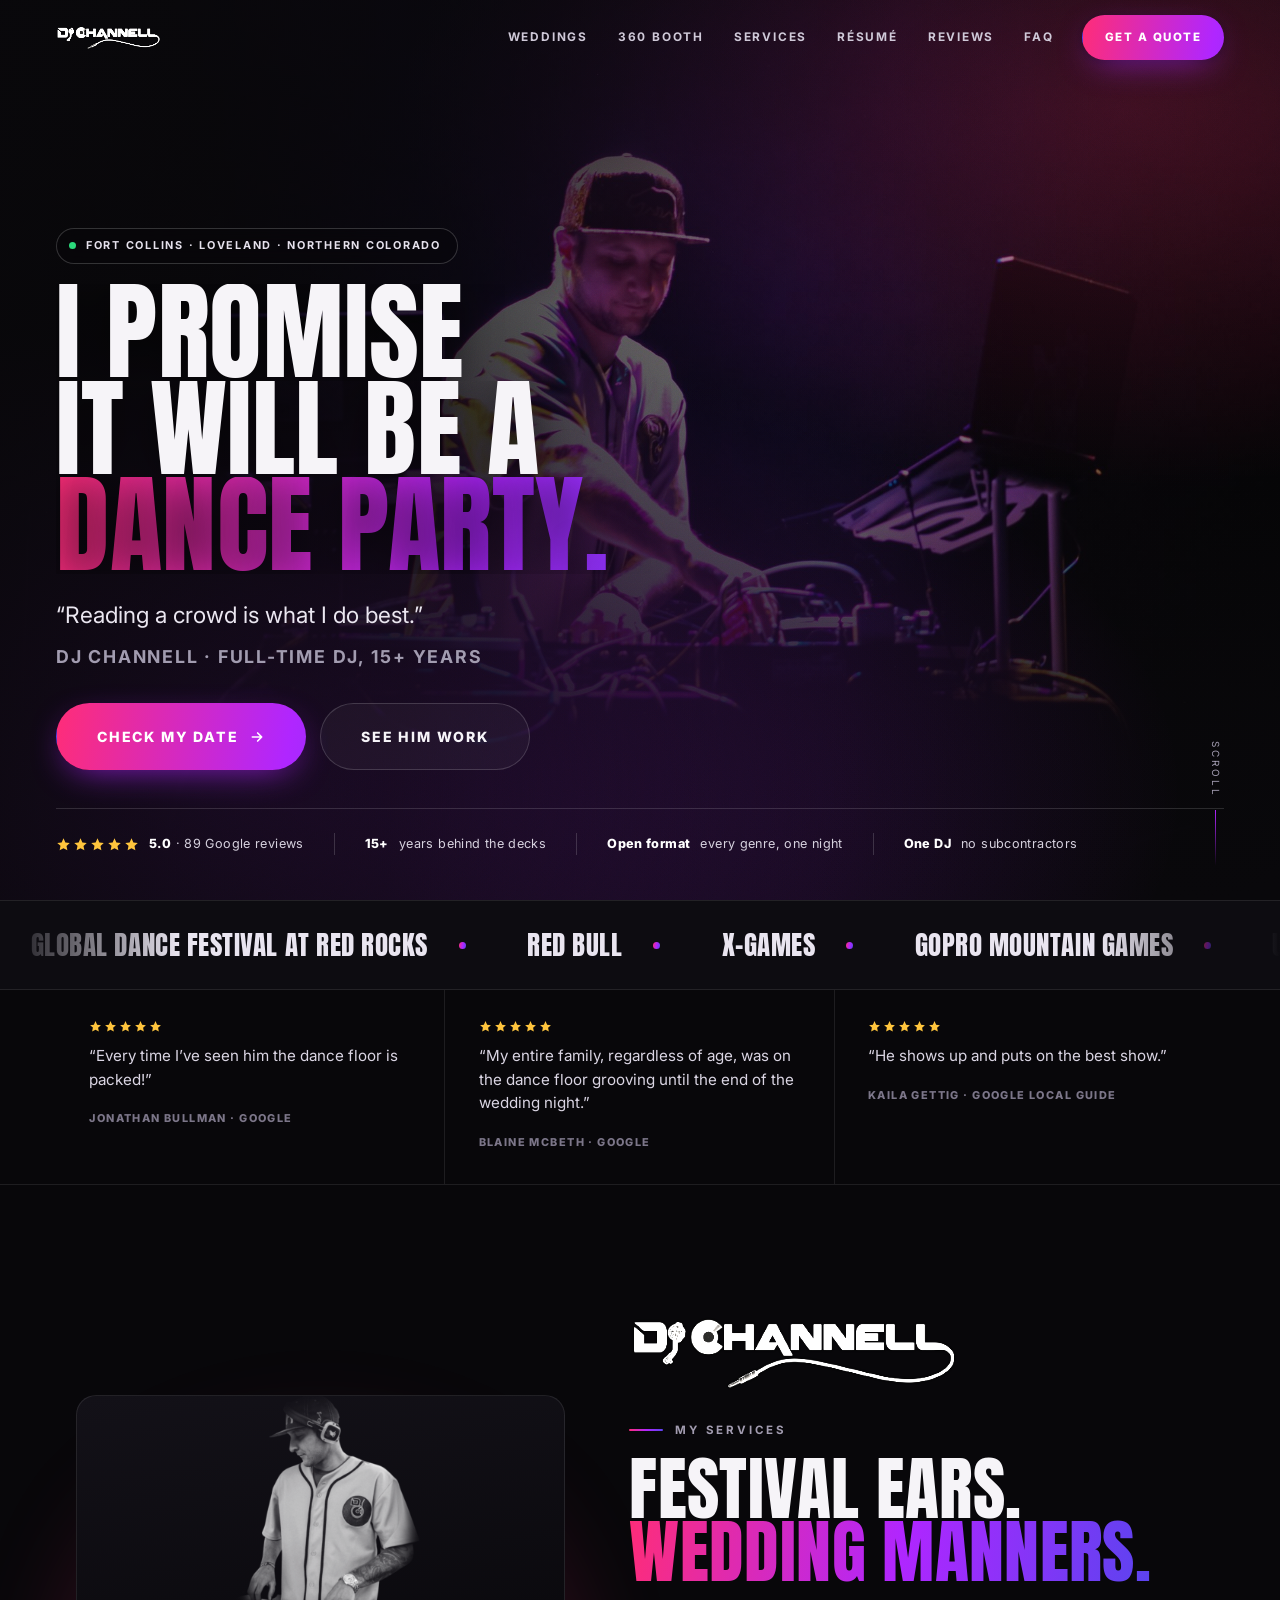
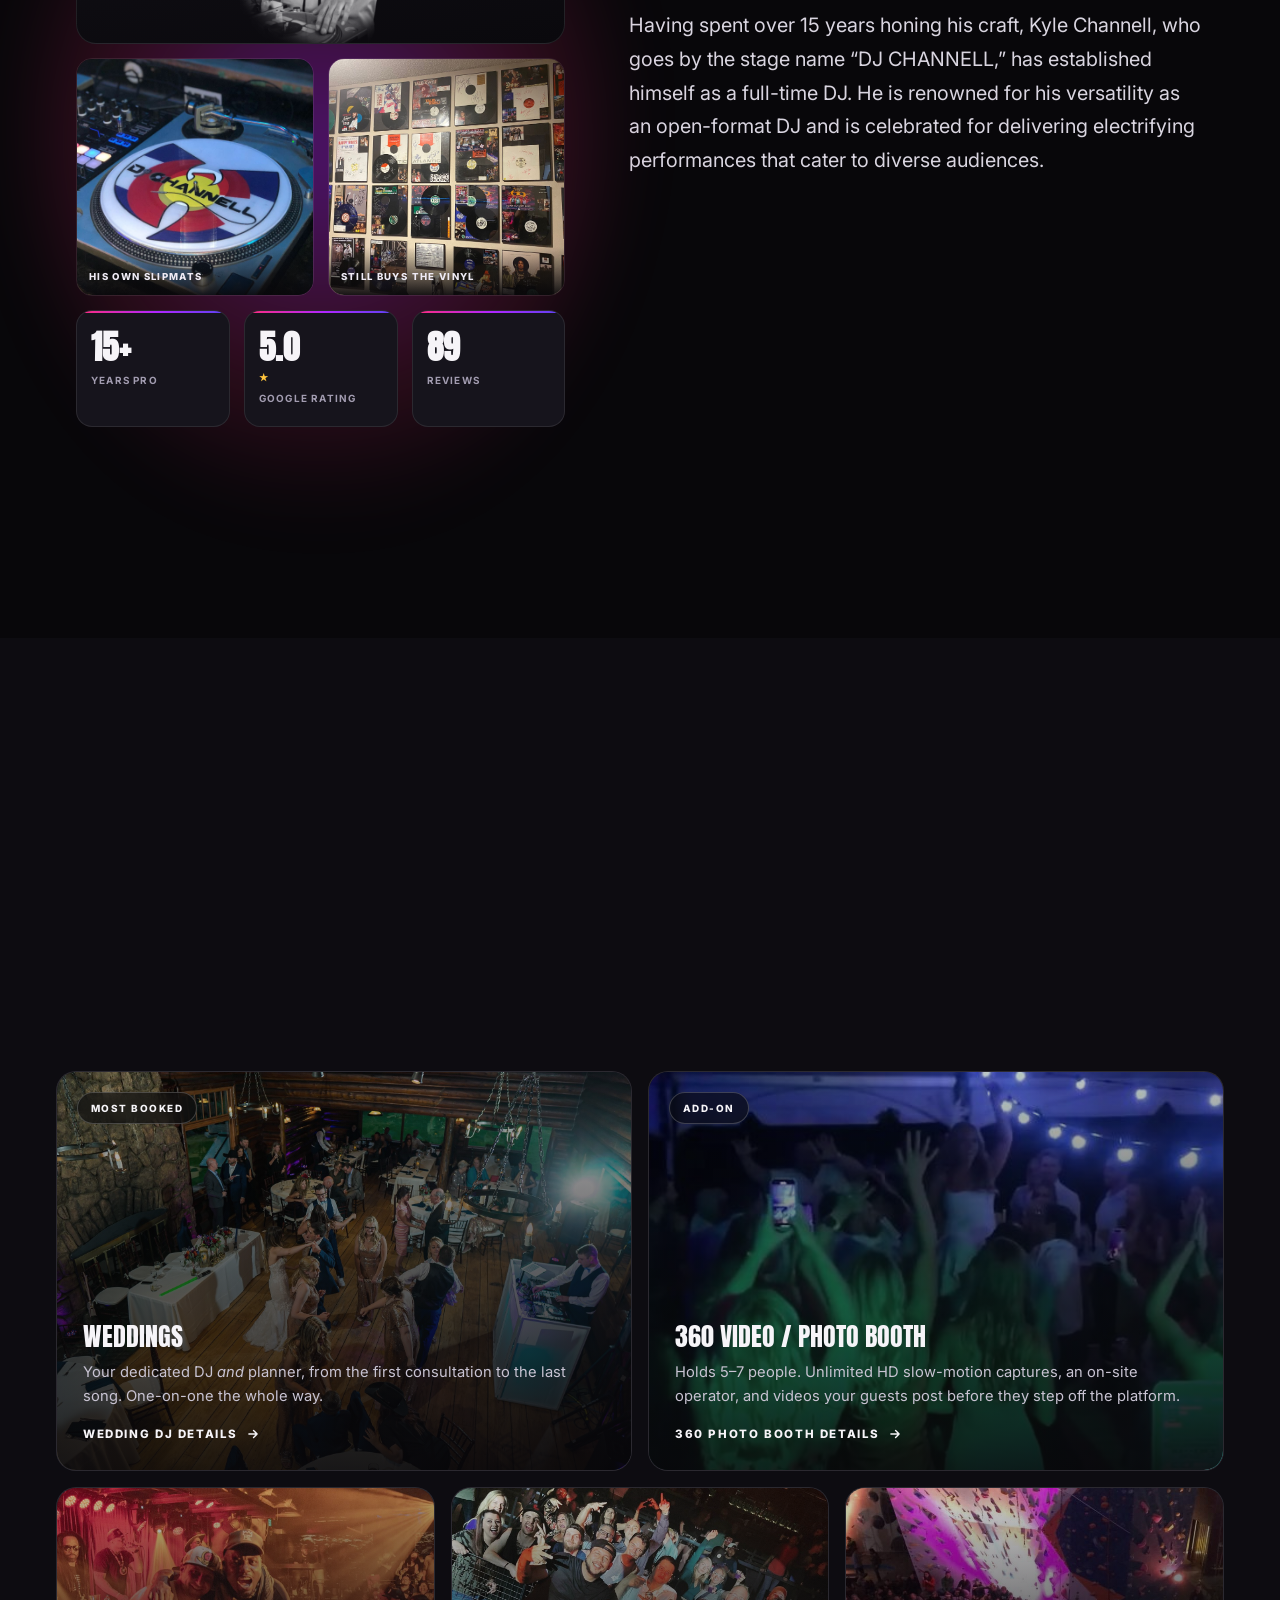
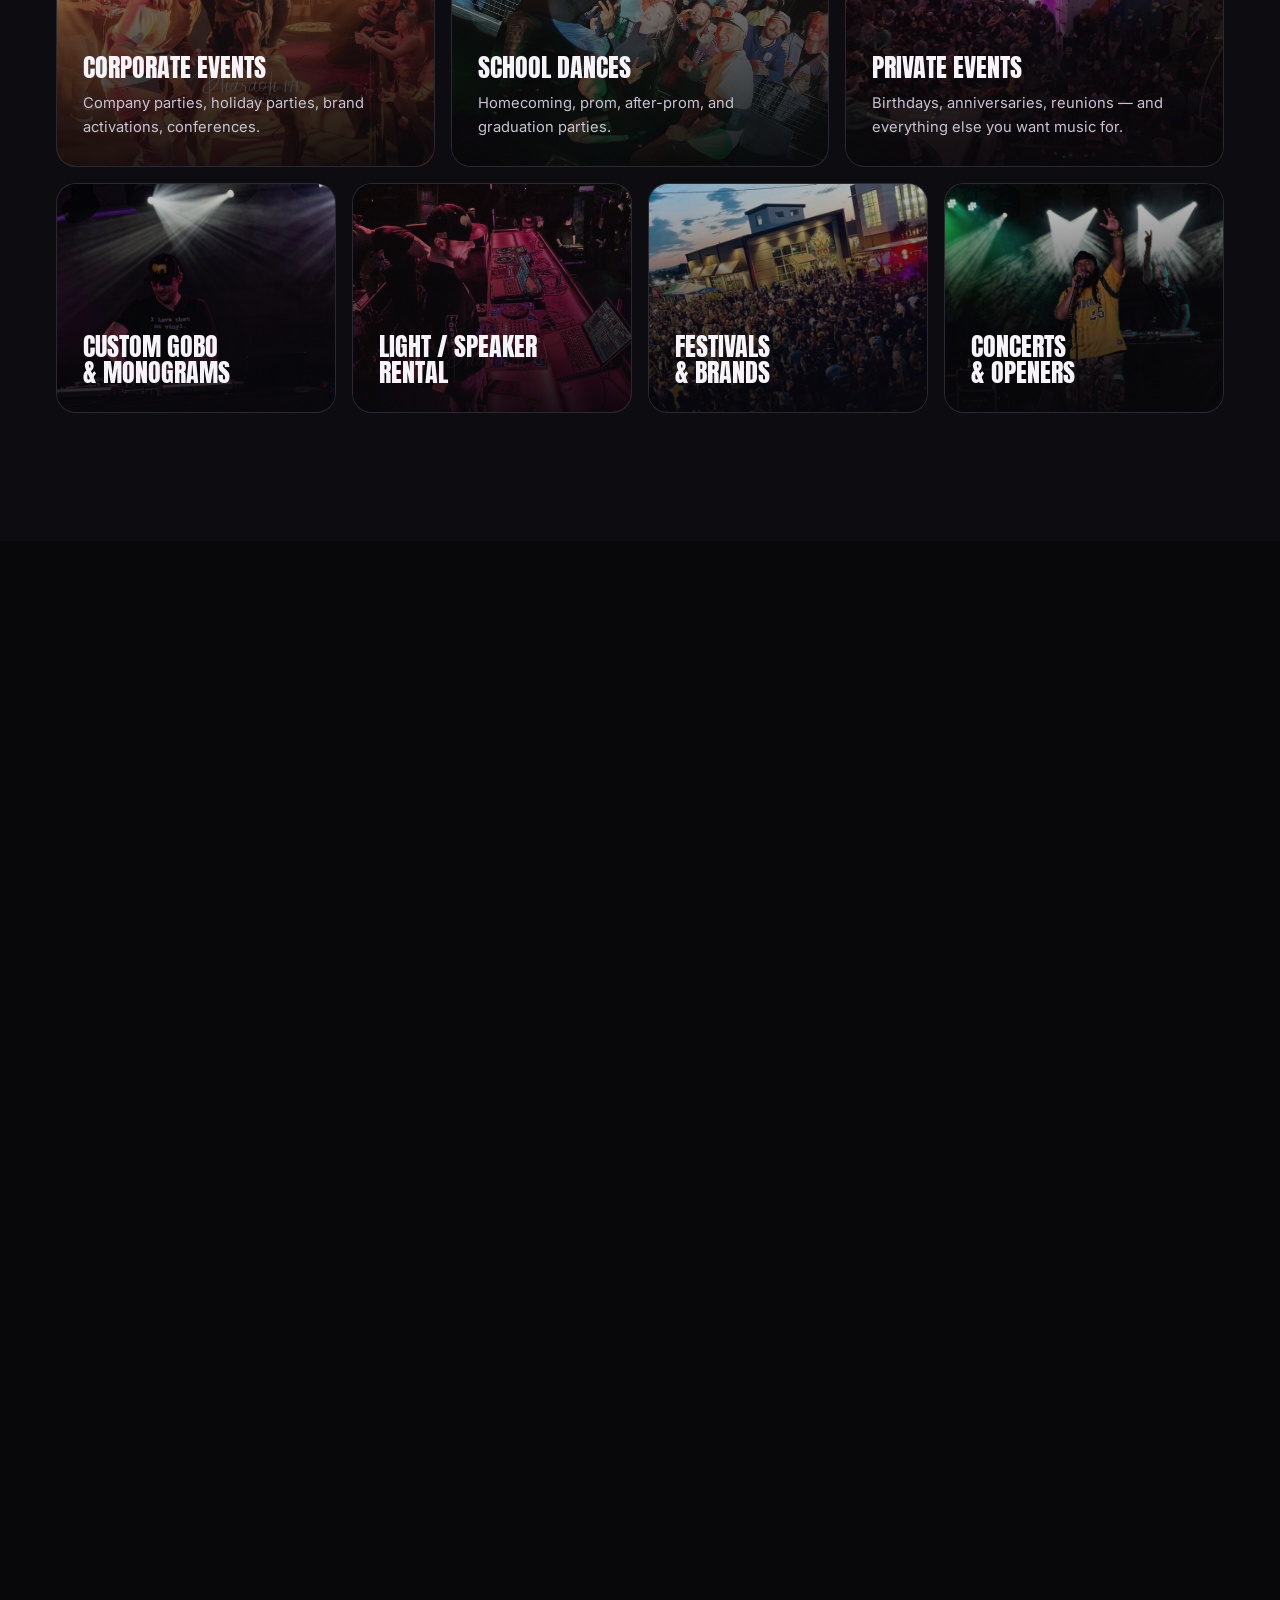
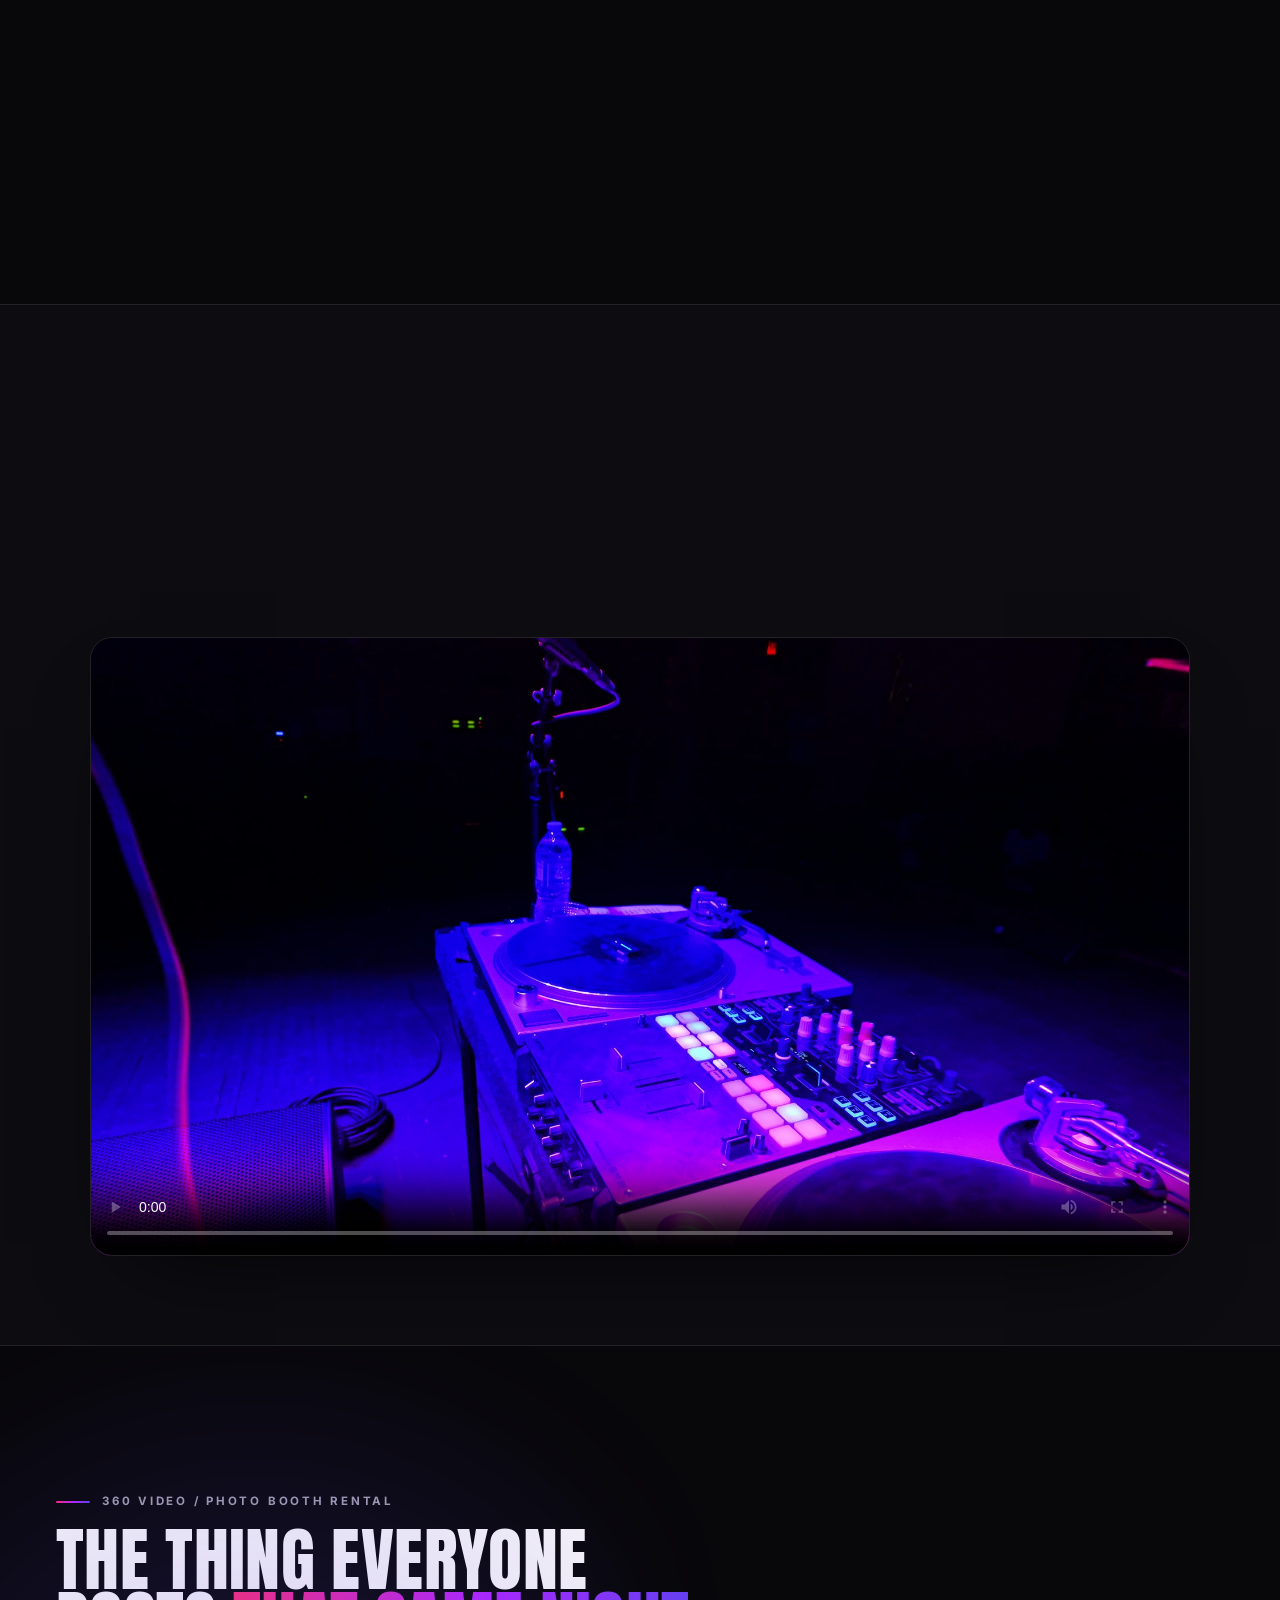
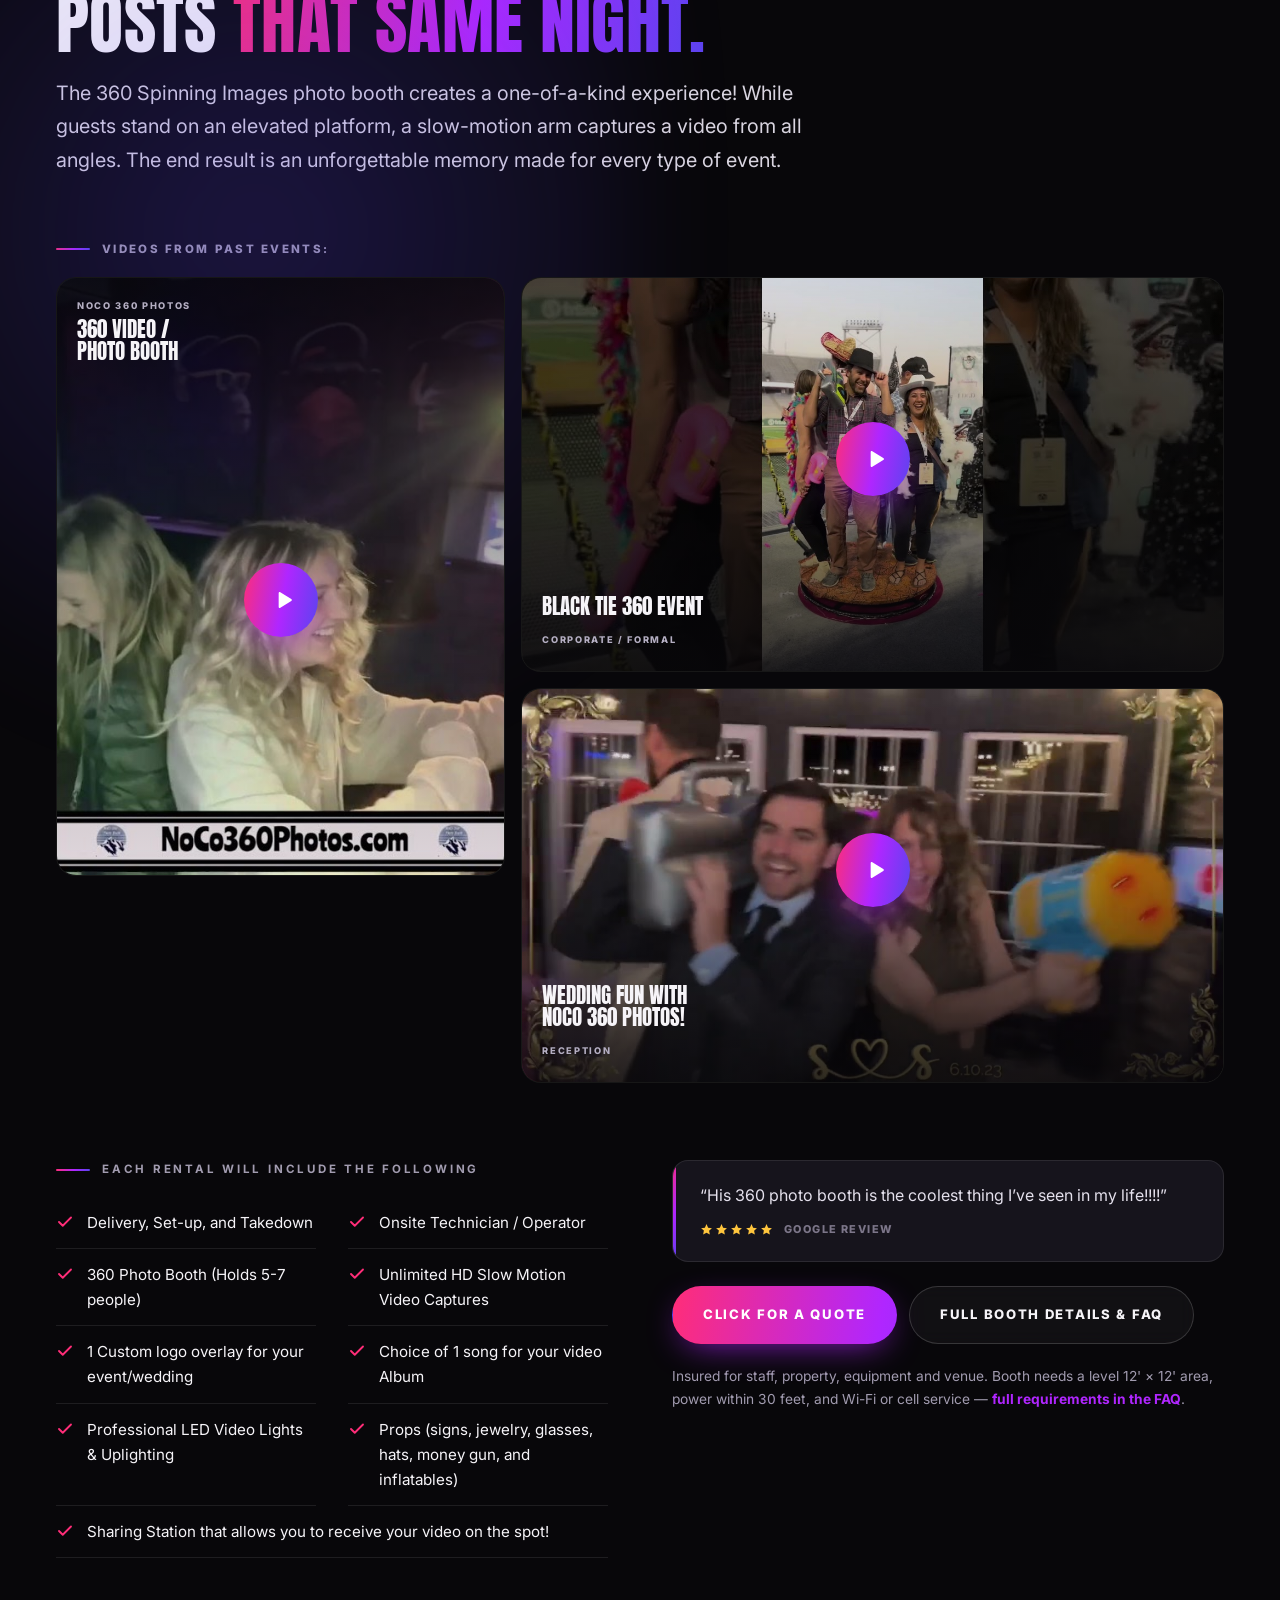
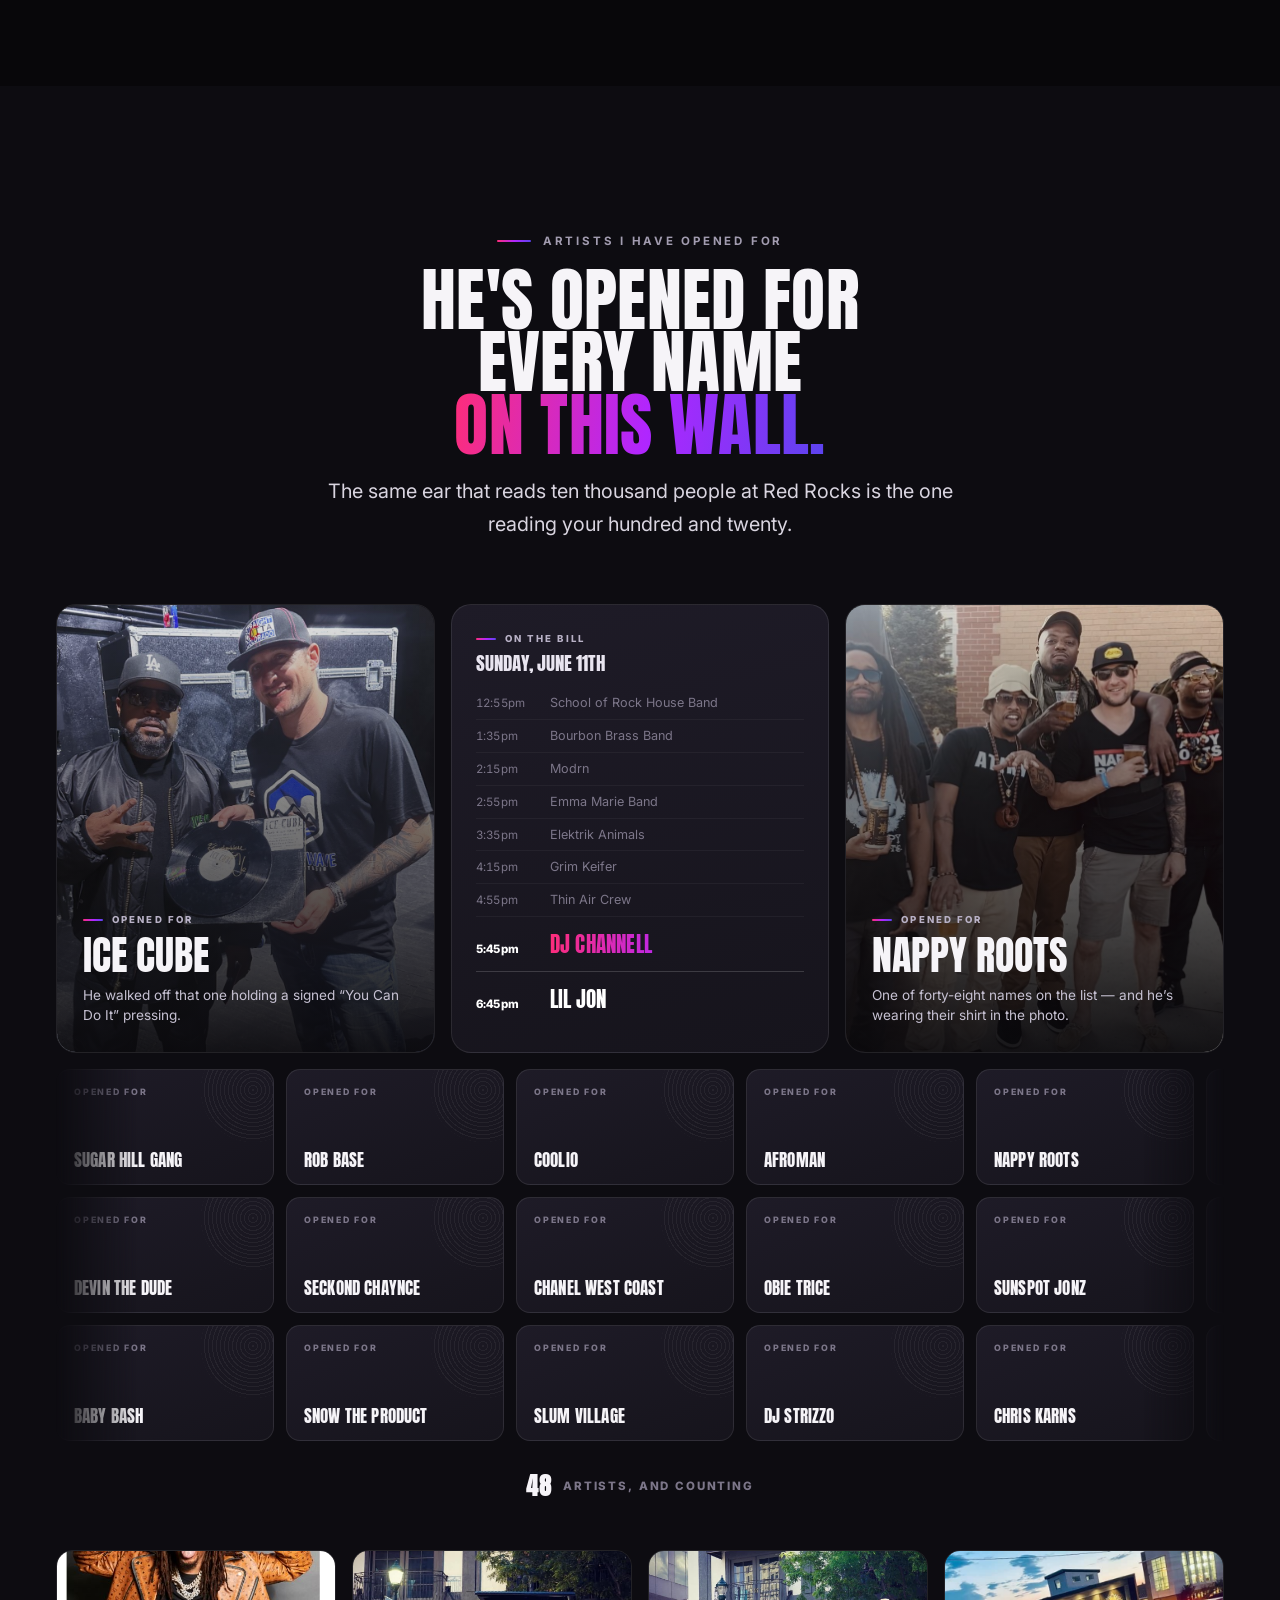
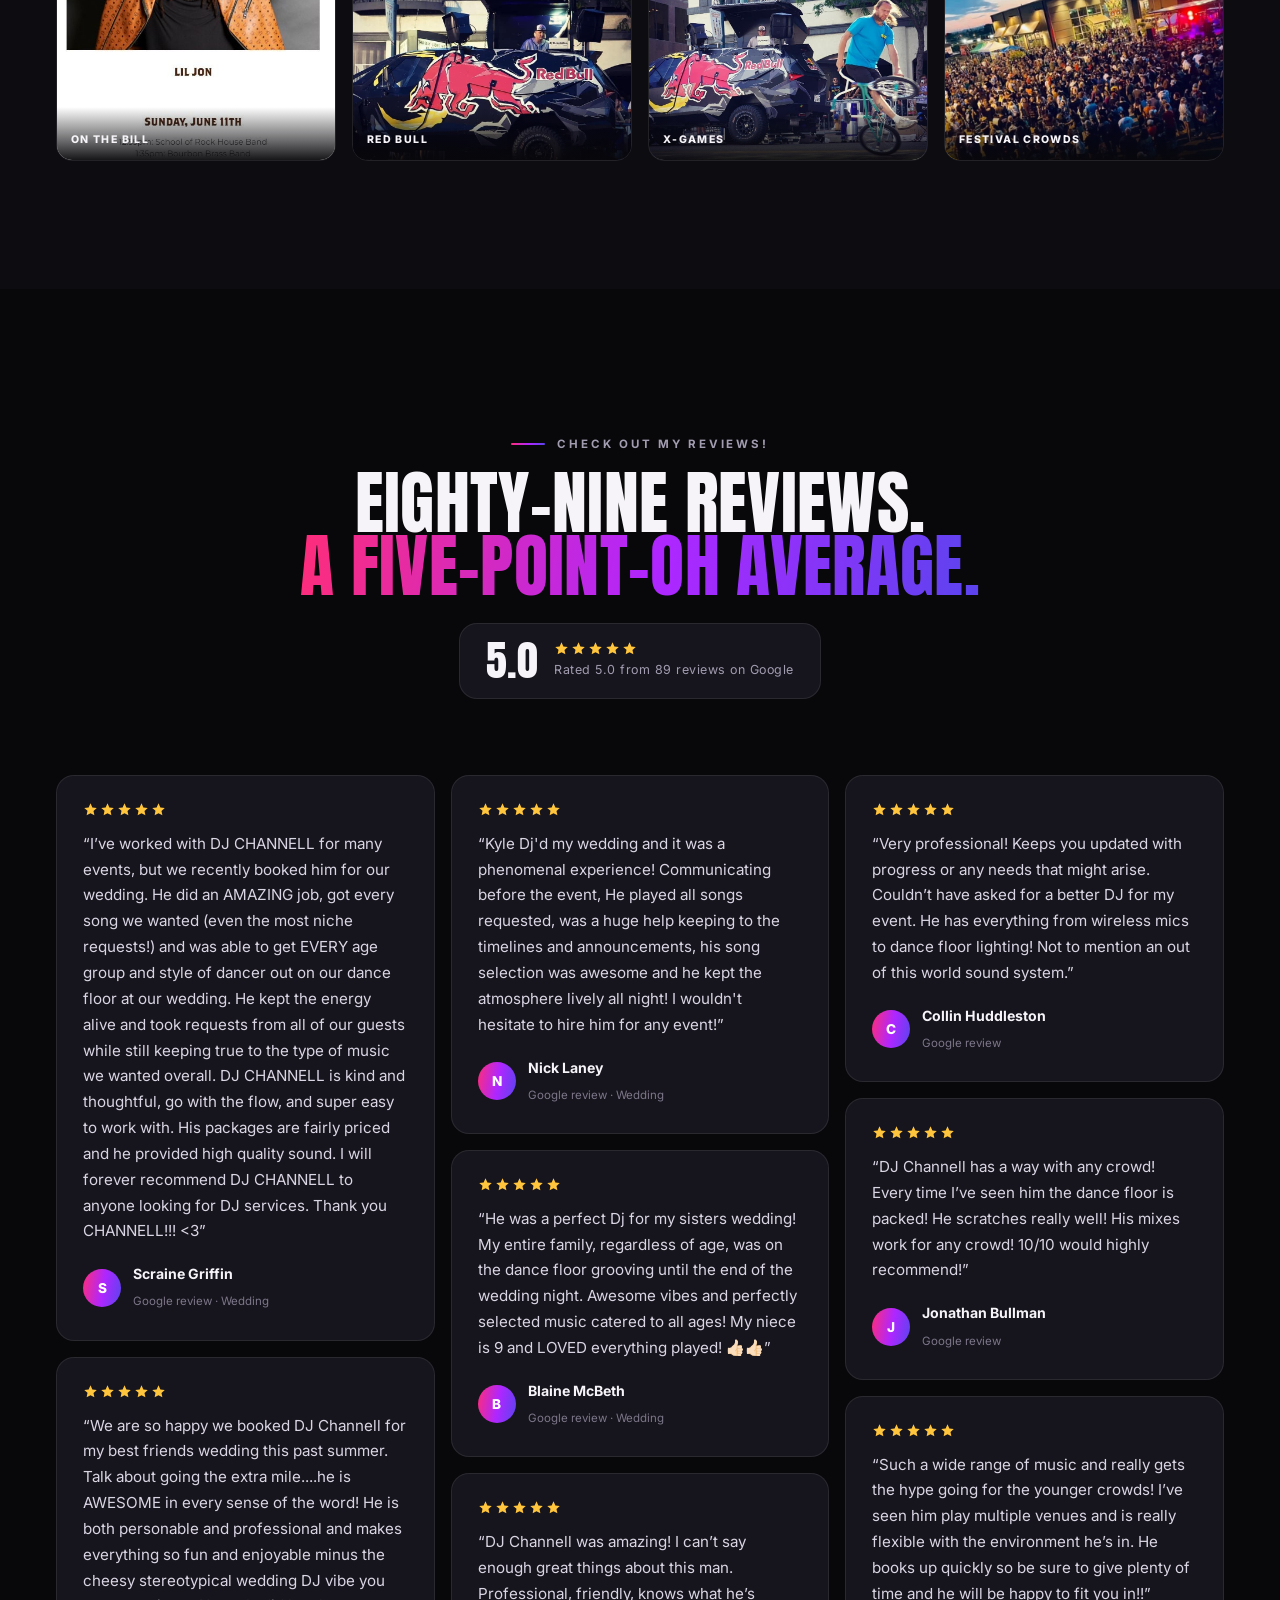
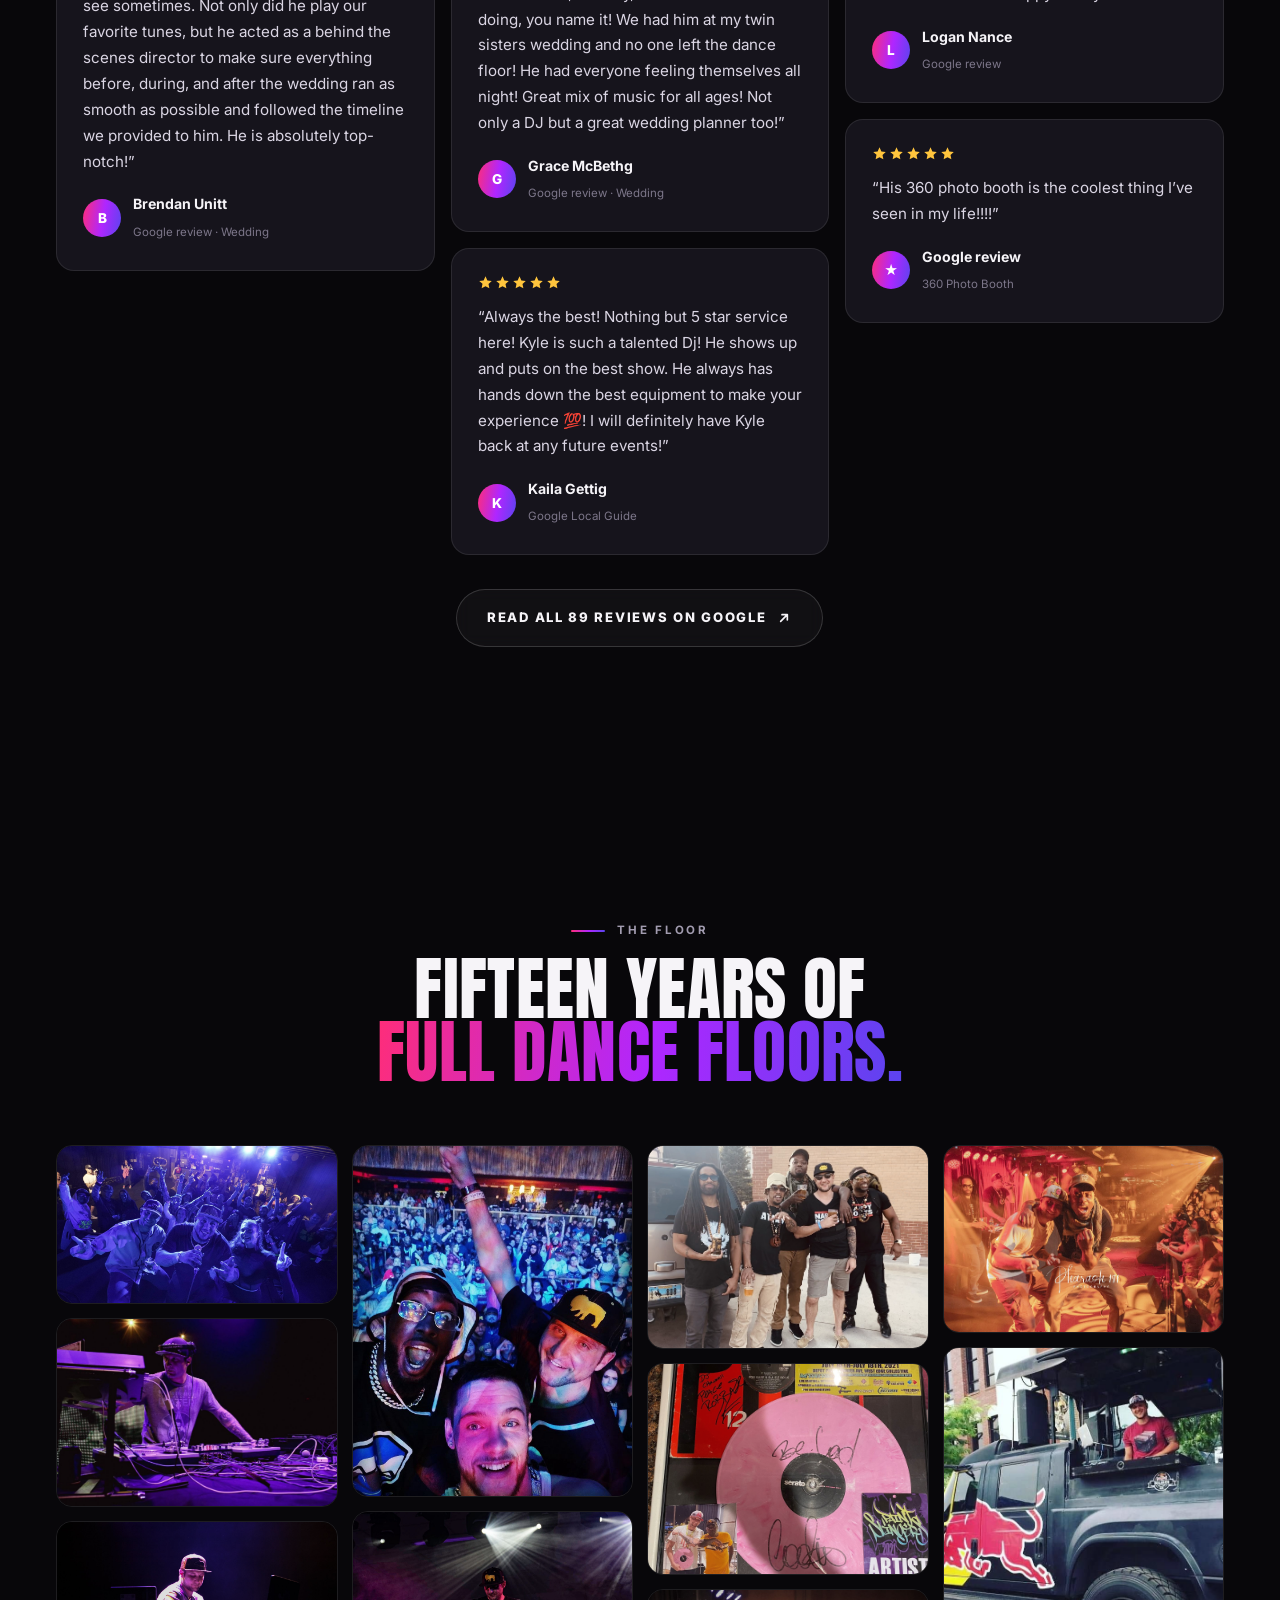
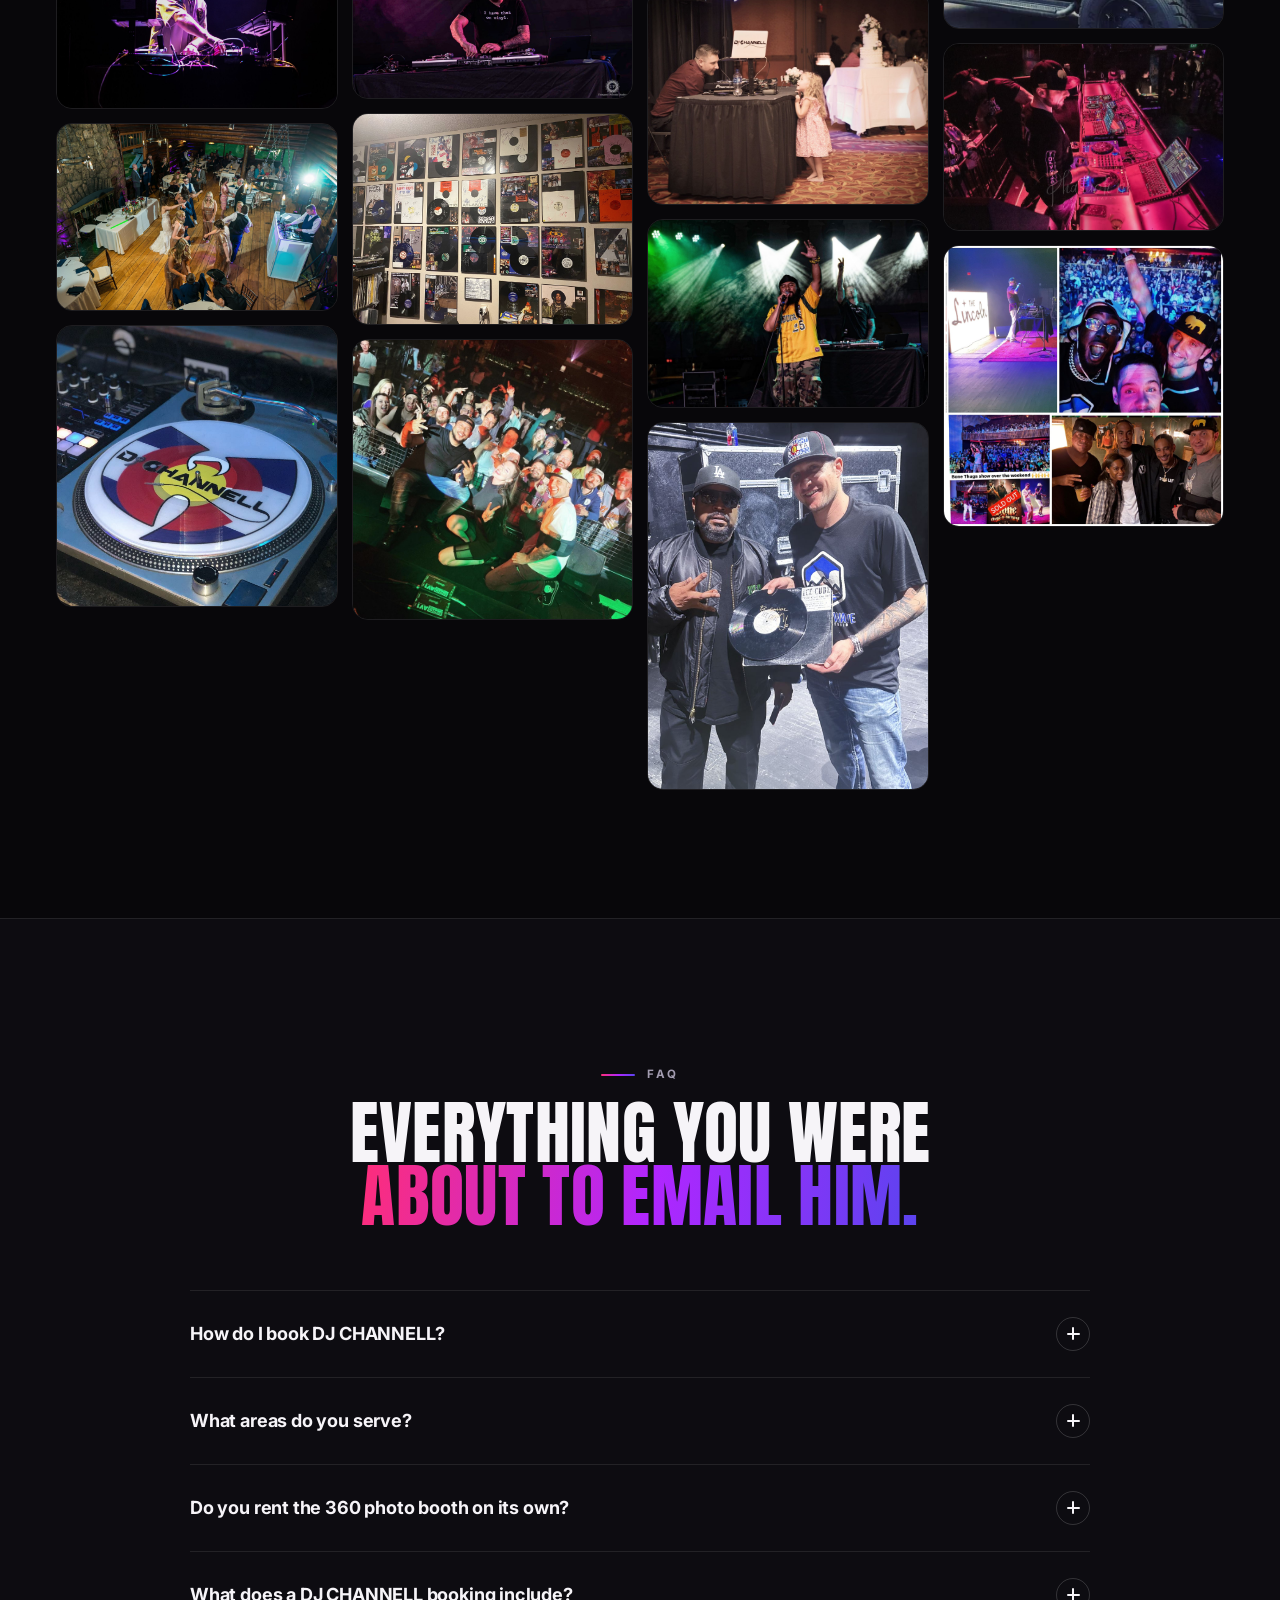
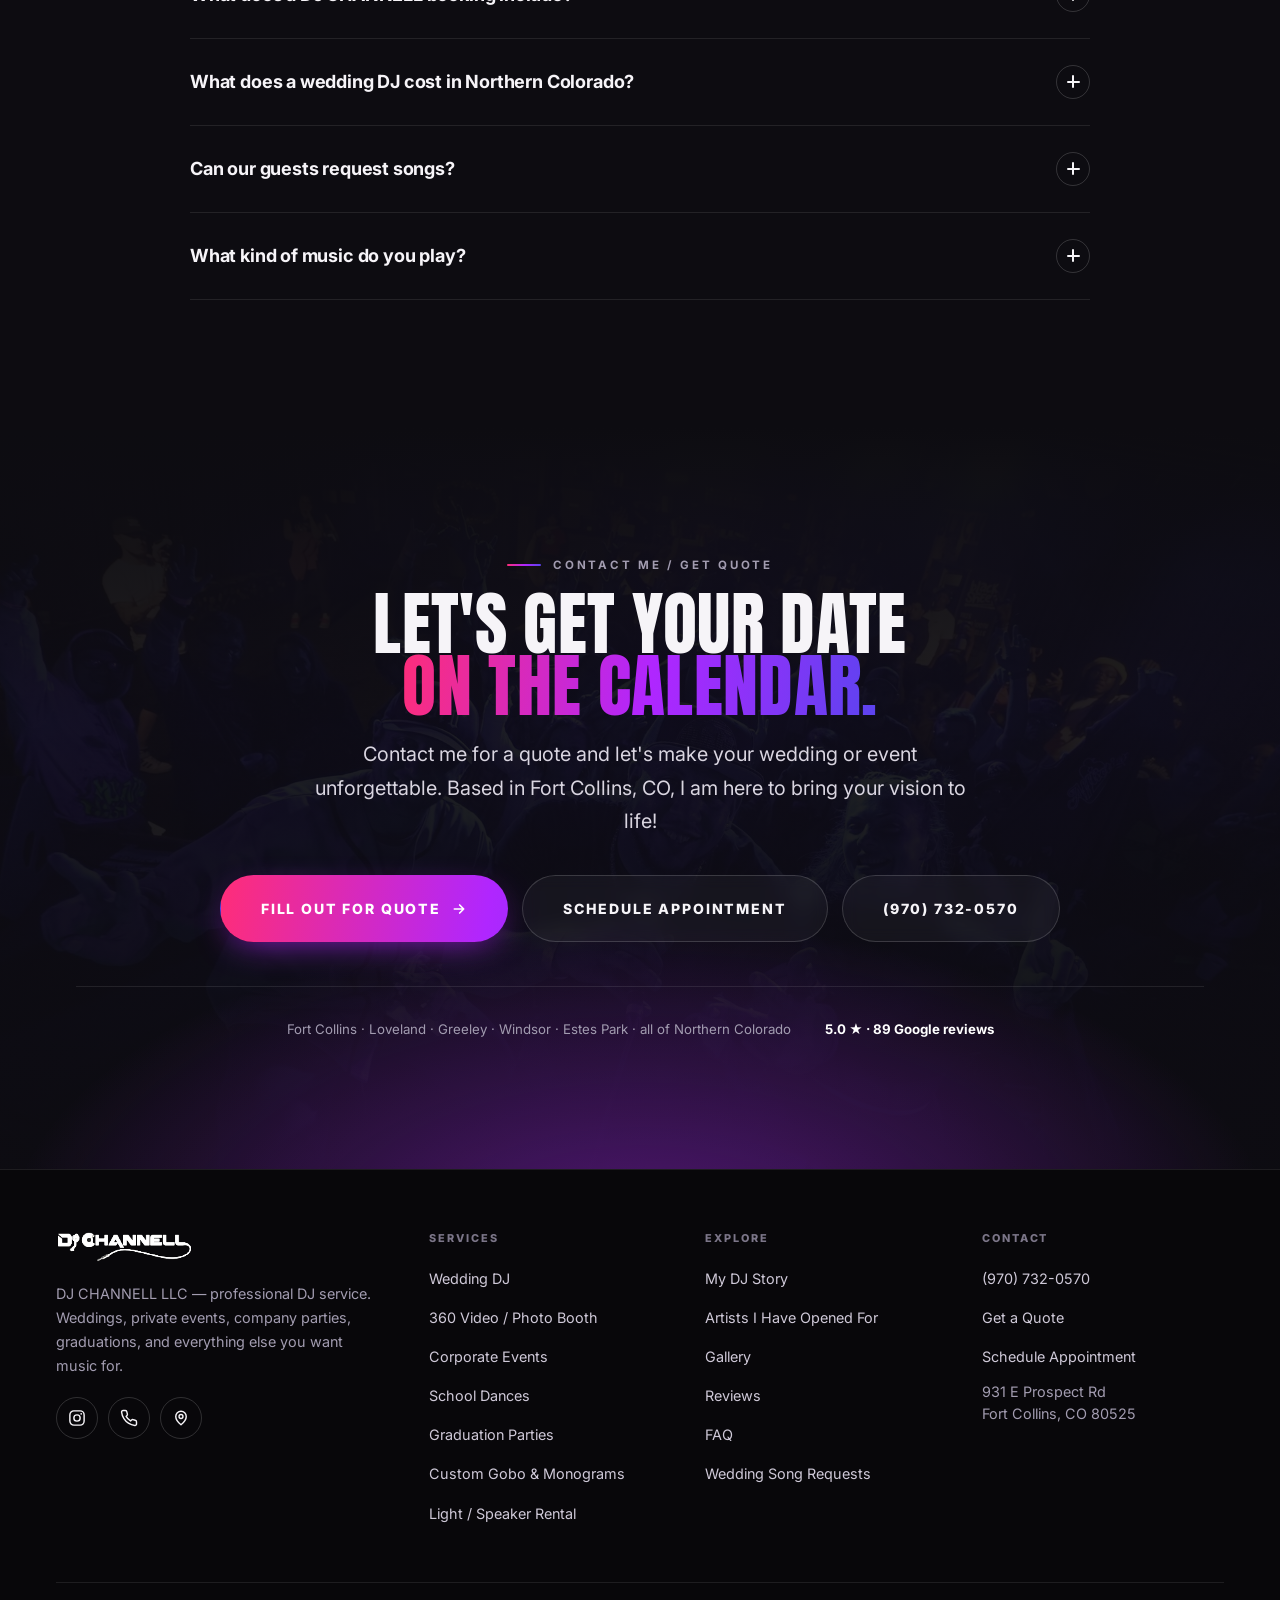
<file: index.html>
<!DOCTYPE html>
<html lang="en">
<head>
<meta charset="utf-8">
<meta name="viewport" content="width=device-width, initial-scale=1">
<title>DJ CHANNELL | Wedding &amp; Event DJ in Fort Collins, CO</title>
<meta name="description" content="Full-time wedding and event DJ in Fort Collins, Loveland and Northern Colorado. Open format, 15+ years, 5.0 from 89 Google reviews. 360 photo booth too.">
<link rel="canonical" href="https://www.djchannell.com/">
<meta name="robots" content="index, follow, max-image-preview:large, max-snippet:-1, max-video-preview:-1">
<meta name="geo.region" content="US-CO">
<meta name="geo.placename" content="Fort Collins, Colorado">
<meta name="geo.position" content="40.5658884;-105.0592347">
<meta name="ICBM" content="40.5658884, -105.0592347">

<meta property="og:type" content="website">
<meta property="og:site_name" content="DJ CHANNELL">
<meta property="og:url" content="https://dj-channel.vercel.app/">
<meta property="og:title" content="DJ CHANNELL — I promise it will be a dance party.">
<meta property="og:description" content="Full-time wedding and event DJ in Fort Collins, Loveland and Northern Colorado. Open format, 15+ years, 5.0 from 89 Google reviews.">
<meta property="og:image" content="https://dj-channel.vercel.app/assets/img/og-cover.jpg">
<meta property="og:image:width" content="1200">
<meta property="og:image:height" content="630">
<meta property="og:image:alt" content="DJ CHANNELL mixing behind the decks under purple stage light">
<meta property="og:image:type" content="image/jpeg">
<meta property="og:locale" content="en_US">
<meta name="twitter:card" content="summary_large_image">
<meta name="twitter:image" content="https://dj-channel.vercel.app/assets/img/og-cover.jpg">
<meta name="twitter:title" content="DJ CHANNELL — I promise it will be a dance party.">
<meta name="twitter:description" content="Full-time wedding and event DJ in Fort Collins, Loveland and Northern Colorado. Open format, 15+ years, 5.0 from 89 Google reviews.">
<meta name="theme-color" content="#08070A">

<link rel="preconnect" href="https://fonts.googleapis.com">
<link rel="preconnect" href="https://fonts.gstatic.com" crossorigin>
<link href="https://fonts.googleapis.com/css2?family=Anton&family=Inter:wght@400;600;700;800&display=swap" rel="stylesheet">
<link rel="stylesheet" href="assets/css/site.css?v=907752cd">
<link rel="icon" href="data:image/svg+xml,%3Csvg xmlns='http://www.w3.org/2000/svg' viewBox='0 0 100 100'%3E%3Ccircle cx='50' cy='50' r='48' fill='%2308070A'/%3E%3Ccircle cx='50' cy='50' r='34' fill='none' stroke='%23B026FF' stroke-width='3'/%3E%3Ccircle cx='50' cy='50' r='22' fill='none' stroke='%23FF2D78' stroke-width='3'/%3E%3Ccircle cx='50' cy='50' r='7' fill='%23FF2D78'/%3E%3C/svg%3E">

<script type="application/ld+json">{"@context": "https://schema.org", "@type": "LocalBusiness", "additionalType": "https://schema.org/MusicGroup", "name": "DJ CHANNELL LLC", "alternateName": "DJ CHANNELL", "url": "https://www.djchannell.com/", "telephone": "+1-970-732-0570", "image": "https://www.djchannell.com/assets/img/og-cover.jpg", "priceRange": "$$", "address": {"@type": "PostalAddress", "streetAddress": "931 E Prospect Rd", "addressLocality": "Fort Collins", "addressRegion": "CO", "postalCode": "80525", "addressCountry": "US"}, "areaServed": ["Fort Collins, CO", "Loveland, CO", "Greeley, CO", "Windsor, CO", "Estes Park, CO", "Northern Colorado", "Denver, CO"], "sameAs": ["https://www.instagram.com/djchannell/", "https://www.google.com/maps/place/DJ+CHANNELL+LLC/@40.5658884,-105.0592347,17z/data=!4m8!3m7!1s0x87694bcafbbd6c9f:0x2199cf529e7885d0!8m2!3d40.5658884!4d-105.0592347!9m1!1b1!16s%2Fg%2F11gt_vnf9n"], "aggregateRating": {"@type": "AggregateRating", "ratingValue": "5.0", "reviewCount": "89"}, "makesOffer": [{"@type": "Offer", "itemOffered": {"@type": "Service", "name": "Wedding DJ"}}, {"@type": "Offer", "itemOffered": {"@type": "Service", "name": "360 Photo Booth Rental"}}, {"@type": "Offer", "itemOffered": {"@type": "Service", "name": "Corporate Event DJ"}}, {"@type": "Offer", "itemOffered": {"@type": "Service", "name": "School Dance DJ"}}, {"@type": "Offer", "itemOffered": {"@type": "Service", "name": "Light & Speaker Rental"}}], "review": [{"@type": "Review", "author": {"@type": "Person", "name": "Scraine Griffin"}, "reviewRating": {"@type": "Rating", "ratingValue": "5", "bestRating": "5"}, "reviewBody": "I've worked with DJ CHANNELL for many events, but we recently booked him for our wedding. He did an AMAZING job, got every song we wanted (even the most niche requests!) and was able to get EVERY age group and style of dancer out on our dance floor at our wedding.", "publisher": {"@type": "Organization", "name": "Google"}}, {"@type": "Review", "author": {"@type": "Person", "name": "Nick Laney"}, "reviewRating": {"@type": "Rating", "ratingValue": "5", "bestRating": "5"}, "reviewBody": "Kyle Dj'd my wedding and it was a phenomenal experience! He played all songs requested, was a huge help keeping to the timelines and announcements, his song selection was awesome and he kept the atmosphere lively all night!", "publisher": {"@type": "Organization", "name": "Google"}}, {"@type": "Review", "author": {"@type": "Person", "name": "Brendan Unitt"}, "reviewRating": {"@type": "Rating", "ratingValue": "5", "bestRating": "5"}, "reviewBody": "He is both personable and professional and makes everything so fun and enjoyable minus the cheesy stereotypical wedding DJ vibe you see sometimes.", "publisher": {"@type": "Organization", "name": "Google"}}, {"@type": "Review", "author": {"@type": "Person", "name": "Kaila Gettig"}, "reviewRating": {"@type": "Rating", "ratingValue": "5", "bestRating": "5"}, "reviewBody": "Always the best! Nothing but 5 star service here! Kyle is such a talented Dj! He shows up and puts on the best show.", "publisher": {"@type": "Organization", "name": "Google"}}], "knowsAbout": ["Wedding DJ", "Open format DJ", "360 photo booth rental", "MC services", "Uplighting", "Custom gobo and monogram"], "founder": {"@type": "Person", "name": "Kyle Channell"}, "slogan": "I promise it will be a dance party."}</script>
<script type="application/ld+json">{"@context": "https://schema.org", "@type": "Person", "name": "Kyle Channell", "alternateName": "DJ CHANNELL", "jobTitle": "Disc Jockey", "worksFor": {"@type": "Organization", "name": "DJ CHANNELL LLC"}, "url": "https://www.djchannell.com/", "sameAs": ["https://www.instagram.com/djchannell/"], "description": "Kyle Channell, known as DJ CHANNELL, is a full-time open-format DJ based in Fort Collins, Colorado with over 15 years of experience."}</script>
<script type="application/ld+json">{"@context": "https://schema.org", "@type": "FAQPage", "mainEntity": [{"@type": "Question", "name": "How do I book DJ CHANNELL?", "acceptedAnswer": {"@type": "Answer", "text": "aria-hidden=\"true\"> Send a quote request or schedule a consultation — both take about a minute. For weddings, a personal consultation is required before any booking is made, for added peace of mind. Popular dates go early. As one reviewer put it: “He books up quickly so be sure to give plenty of time and he will be happy to fit you in!!”"}}, {"@type": "Question", "name": "What areas do you serve?", "acceptedAnswer": {"@type": "Answer", "text": "aria-hidden=\"true\"> Based in Fort Collins, CO, and regularly working Loveland, Greeley, Windsor, Estes Park, and the rest of Northern Colorado — plus Denver and the mountain towns for the right event. Ask about anywhere else; travel is usually workable."}}, {"@type": "Question", "name": "Do you rent the 360 photo booth on its own?", "acceptedAnswer": {"@type": "Answer", "text": "aria-hidden=\"true\"> Yes — the 360 booth can come with a DJ booking or stand alone at an event someone else is running. Inclusions, space and power requirements, the $150 retainer and the full FAQ are on the 360 photo booth page ."}}, {"@type": "Question", "name": "What does a DJ CHANNELL booking include?", "acceptedAnswer": {"@type": "Answer", "text": "aria-hidden=\"true\"> Sound for the room, wireless microphones, dance floor lighting and MC duties as standard, with uplighting, custom gobo and monogram projection, and the 360 photo booth available on top. Ceremony, cocktail hour, dinner and reception can all run off one setup. Exact packages are put together on the consultation call, because a 90-person barn and a 300-person ballroom do not need the same rig."}}, {"@type": "Question", "name": "What does a wedding DJ cost in Northern Colorado?", "acceptedAnswer": {"@type": "Answer", "text": "aria-hidden=\"true\"> It depends on hours, room size, ceremony coverage and add-ons like uplighting or the 360 booth, so DJ CHANNELL quotes each event after a consultation rather than publishing a rate card. Send a quote request with your date and venue and you will get a real number back."}}, {"@type": "Question", "name": "Can our guests request songs?", "acceptedAnswer": {"@type": "Answer", "text": "aria-hidden=\"true\"> Yes — reading the room is the whole job, and requests are part of how he reads it. Booked couples can send their must-plays ahead of time using the song request form , and guests can walk up on the night."}}, {"@type": "Question", "name": "What kind of music do you play?", "acceptedAnswer": {"@type": "Answer", "text": "aria-hidden=\"true\"> Open format — that's the point. He is renowned for his versatility as an open-format DJ and has a remarkable talent for seamlessly blending different genres of music. Hip hop into country into Motown into house, in whatever order the floor is asking for."}}]}</script>
<script type="application/ld+json">{"@context": "https://schema.org", "@type": "WebSite", "name": "DJ CHANNELL", "url": "https://www.djchannell.com/", "publisher": {"@type": "Organization", "name": "DJ CHANNELL LLC"}}</script>
</head>
<body>

<!-- ══════════════════════════ NAV ══════════════════════════ -->
<header class="nav">
  <div class="wrap wrap--wide nav__inner">
    <a class="nav__logo" href="#top" aria-label="DJ CHANNELL — home">
      <img src="assets/img/logo.png" alt="DJ CHANNELL">
    </a>
    <nav class="nav__links" aria-label="Primary">
      <a href="#weddings">Weddings</a>
      <a href="#booth">360 Booth</a>
      <a href="#services">Services</a>
      <a href="#resume">Résumé</a>
      <a href="#reviews">Reviews</a>
      <a href="#faq">FAQ</a>
    </nav>
    <a class="btn btn--primary btn--sm nav__cta" href="#book">Get a Quote</a>
    <button class="nav__burger" aria-label="Menu" aria-expanded="false"><span></span><span></span><span></span></button>
  </div>
</header>

<div class="drawer" role="dialog" aria-label="Menu">
  <a href="#weddings">Weddings</a>
  <a href="#booth">360 Booth</a>
  <a href="#services">Services</a>
  <a href="#resume">Résumé</a>
  <a href="#gallery">Gallery</a>
  <a href="#reviews">Reviews</a>
  <a href="#faq">FAQ</a>
  <div class="drawer__foot">
    <a class="btn btn--primary" href="#book">Get a Quote</a>
    <a class="btn btn--ghost" href="tel:+19707320570">(970) 732-0570</a>
  </div>
</div>

<main id="top">

<!-- ══════════════════════════ HERO ══════════════════════════ -->
<section class="hero">
  <div class="hero__media">
    <img src="assets/img/stage-purple.jpg" alt="DJ CHANNELL mixing behind the decks under purple stage light" width="2000" height="1333" fetchpriority="high">
    <video data-hero-video="assets/video/hero.mp4" data-hero-mobile="assets/video/hero-mobile.mp4"
           poster="assets/img/stage-purple.jpg"
           muted loop playsinline autoplay preload="none" aria-hidden="true"></video>
  </div>
  <div class="hero__scrim"></div>
  <div class="hero__grain"></div>

  <div class="wrap wrap--wide hero__inner">
    <p class="hero__eyebrow"><span class="dot"></span>Fort&nbsp;Collins · Loveland · Northern&nbsp;Colorado</p>

    <h1 class="display h1">
      <span class="ln"><span>I promise</span></span>
      <span class="ln"><span>it will be a</span></span>
      <span class="ln"><span class="grad-text">dance party.</span></span>
    </h1>

    <p class="hero__sub">
      “Reading a crowd is what I do best.”
      <cite>DJ CHANNELL · Full-time DJ, 15+ years</cite>
    </p>

    <div class="hero__cta">
      <a class="btn btn--primary btn--lg" href="#book">
        Check My Date
        <svg viewBox="0 0 24 24" fill="none" stroke="currentColor" stroke-width="2.5" stroke-linecap="round" stroke-linejoin="round"><path d="M5 12h14M13 6l6 6-6 6"/></svg>
      </a>
      <a class="btn btn--ghost btn--lg" href="#showreel">See Him Work</a>
    </div>

    <div class="hero__trust">
      <div class="trust">
        <span class="trust__stars" aria-hidden="true">
          <svg width="15" height="15" viewBox="0 0 24 24" fill="currentColor"><path d="M12 2l3 6.6 7 .9-5.2 4.8 1.4 7-6.2-3.4L5.8 21l1.4-7L2 9.5l7-.9z"/></svg>
          <svg width="15" height="15" viewBox="0 0 24 24" fill="currentColor"><path d="M12 2l3 6.6 7 .9-5.2 4.8 1.4 7-6.2-3.4L5.8 21l1.4-7L2 9.5l7-.9z"/></svg>
          <svg width="15" height="15" viewBox="0 0 24 24" fill="currentColor"><path d="M12 2l3 6.6 7 .9-5.2 4.8 1.4 7-6.2-3.4L5.8 21l1.4-7L2 9.5l7-.9z"/></svg>
          <svg width="15" height="15" viewBox="0 0 24 24" fill="currentColor"><path d="M12 2l3 6.6 7 .9-5.2 4.8 1.4 7-6.2-3.4L5.8 21l1.4-7L2 9.5l7-.9z"/></svg>
          <svg width="15" height="15" viewBox="0 0 24 24" fill="currentColor"><path d="M12 2l3 6.6 7 .9-5.2 4.8 1.4 7-6.2-3.4L5.8 21l1.4-7L2 9.5l7-.9z"/></svg>
        </span>
        <span><b>5.0</b> · 89 Google reviews</span>
      </div>
      <span class="trust__div" aria-hidden="true"></span>
      <div class="trust"><b>15+</b><span>years behind the decks</span></div>
      <span class="trust__div" aria-hidden="true"></span>
      <div class="trust"><b>Open&nbsp;format</b><span>every genre, one night</span></div>
      <span class="trust__div" aria-hidden="true"></span>
      <div class="trust"><b>One&nbsp;DJ</b><span>no subcontractors</span></div>
    </div>
  </div>

  <div class="scrollcue" aria-hidden="true">Scroll</div>
</section>

<!-- ══════════════════════════ MARQUEE ══════════════════════════ -->
<div class="marquee" aria-label="Brands and stages DJ CHANNELL has performed for">
  <div class="marquee__track" data-loop>
    <div class="marquee__set">
      <span class="marquee__item">Global Dance Festival at Red Rocks</span>
      <span class="marquee__item">Red Bull</span>
      <span class="marquee__item">X-Games</span>
      <span class="marquee__item">GoPro Mountain Games</span>
      <span class="marquee__item">US Burton Open</span>
      <span class="marquee__item">Pikes Peak International Fan Fest</span>
    </div>
  </div>
</div>

<!-- ══════════════════════════ REVIEW RIBBON ══════════════════════════ -->
<section class="ribbon" aria-label="Recent Google reviews">
  <div class="wrap wrap--wide">
    <div class="ribbon__grid">
      <div class="ribbon__item">
        <div class="ribbon__stars" aria-label="5 out of 5"><svg width="15" height="15" viewBox="0 0 24 24" fill="currentColor"><path d="M12 2l3 6.6 7 .9-5.2 4.8 1.4 7-6.2-3.4L5.8 21l1.4-7L2 9.5l7-.9z"/></svg><svg width="15" height="15" viewBox="0 0 24 24" fill="currentColor"><path d="M12 2l3 6.6 7 .9-5.2 4.8 1.4 7-6.2-3.4L5.8 21l1.4-7L2 9.5l7-.9z"/></svg><svg width="15" height="15" viewBox="0 0 24 24" fill="currentColor"><path d="M12 2l3 6.6 7 .9-5.2 4.8 1.4 7-6.2-3.4L5.8 21l1.4-7L2 9.5l7-.9z"/></svg><svg width="15" height="15" viewBox="0 0 24 24" fill="currentColor"><path d="M12 2l3 6.6 7 .9-5.2 4.8 1.4 7-6.2-3.4L5.8 21l1.4-7L2 9.5l7-.9z"/></svg><svg width="15" height="15" viewBox="0 0 24 24" fill="currentColor"><path d="M12 2l3 6.6 7 .9-5.2 4.8 1.4 7-6.2-3.4L5.8 21l1.4-7L2 9.5l7-.9z"/></svg></div>
        <p>“Every time I’ve seen him the dance floor is packed!”</p>
        <cite>Jonathan Bullman · Google</cite>
      </div>
      <div class="ribbon__item">
        <div class="ribbon__stars" aria-label="5 out of 5"><svg width="15" height="15" viewBox="0 0 24 24" fill="currentColor"><path d="M12 2l3 6.6 7 .9-5.2 4.8 1.4 7-6.2-3.4L5.8 21l1.4-7L2 9.5l7-.9z"/></svg><svg width="15" height="15" viewBox="0 0 24 24" fill="currentColor"><path d="M12 2l3 6.6 7 .9-5.2 4.8 1.4 7-6.2-3.4L5.8 21l1.4-7L2 9.5l7-.9z"/></svg><svg width="15" height="15" viewBox="0 0 24 24" fill="currentColor"><path d="M12 2l3 6.6 7 .9-5.2 4.8 1.4 7-6.2-3.4L5.8 21l1.4-7L2 9.5l7-.9z"/></svg><svg width="15" height="15" viewBox="0 0 24 24" fill="currentColor"><path d="M12 2l3 6.6 7 .9-5.2 4.8 1.4 7-6.2-3.4L5.8 21l1.4-7L2 9.5l7-.9z"/></svg><svg width="15" height="15" viewBox="0 0 24 24" fill="currentColor"><path d="M12 2l3 6.6 7 .9-5.2 4.8 1.4 7-6.2-3.4L5.8 21l1.4-7L2 9.5l7-.9z"/></svg></div>
        <p>“My entire family, regardless of age, was on the dance floor grooving until the end of the wedding night.”</p>
        <cite>Blaine McBeth · Google</cite>
      </div>
      <div class="ribbon__item">
        <div class="ribbon__stars" aria-label="5 out of 5"><svg width="15" height="15" viewBox="0 0 24 24" fill="currentColor"><path d="M12 2l3 6.6 7 .9-5.2 4.8 1.4 7-6.2-3.4L5.8 21l1.4-7L2 9.5l7-.9z"/></svg><svg width="15" height="15" viewBox="0 0 24 24" fill="currentColor"><path d="M12 2l3 6.6 7 .9-5.2 4.8 1.4 7-6.2-3.4L5.8 21l1.4-7L2 9.5l7-.9z"/></svg><svg width="15" height="15" viewBox="0 0 24 24" fill="currentColor"><path d="M12 2l3 6.6 7 .9-5.2 4.8 1.4 7-6.2-3.4L5.8 21l1.4-7L2 9.5l7-.9z"/></svg><svg width="15" height="15" viewBox="0 0 24 24" fill="currentColor"><path d="M12 2l3 6.6 7 .9-5.2 4.8 1.4 7-6.2-3.4L5.8 21l1.4-7L2 9.5l7-.9z"/></svg><svg width="15" height="15" viewBox="0 0 24 24" fill="currentColor"><path d="M12 2l3 6.6 7 .9-5.2 4.8 1.4 7-6.2-3.4L5.8 21l1.4-7L2 9.5l7-.9z"/></svg></div>
        <p>“He shows up and puts on the best show.”</p>
        <cite>Kaila Gettig · Google Local Guide</cite>
      </div>
    </div>
  </div>
</section>

<!-- ══════════════════════════ ABOUT / MY SERVICES ══════════════════════════ -->
<section class="about pad" id="story">
  <div class="wrap">
    <div class="about__grid">

      <div class="about__figure rv">
        <div class="glow" aria-hidden="true"></div>
        <div class="about__portrait">
          <img src="assets/img/kyle-bw.png" alt="Kyle Channell — DJ CHANNELL — mixing behind the decks">
        </div>
        <div class="about__duo">
          <figure><img src="assets/img/slipmat.jpg" alt="Custom DJ CHANNELL turntable slipmat"><figcaption>His own slipmats</figcaption></figure>
          <figure><img src="assets/img/vinyl-wall.jpg" alt="A wall of DJ CHANNELL's vinyl record collection"><figcaption>Still buys the vinyl</figcaption></figure>
        </div>
        <div class="stats">
          <div class="stat"><b>15+</b><span>Years pro</span></div>
          <div class="stat"><b>5.0<span class="star">★</span></b><span>Google rating</span></div>
          <div class="stat"><b>89</b><span>Reviews</span></div>
        </div>
      </div>

      <div class="about__copy">
        <img class="about__wordmark rv" src="assets/img/logo.png" alt="DJ CHANNELL">
        <p class="eyebrow rv rv-d1">My Services</p>
        <h2 class="display h2 rv rv-d1" style="margin-bottom:26px">
          Festival ears.<br><span class="grad-text">Wedding manners.</span>
        </h2>
        <p class="lead rv rv-d2">
          Having spent over 15 years honing his craft, Kyle Channell, who goes by the stage name “DJ CHANNELL,”
          has established himself as a full-time DJ. He is renowned for his versatility as an open-format DJ and
          is celebrated for delivering electrifying performances that cater to diverse audiences.
        </p>
        <p class="muted rv rv-d3">
          DJ CHANNELL has a remarkable talent for seamlessly blending different genres of music, which has earned
          him high-profile collaborations with prominent industry brands such as Global Dance Festival at Red Rocks,
          Red Bull performing at X-Games, GoPro Mountain Games, US Burton Open, and Pikes Peak International Fan Fest,
          among others. Regardless of the size of the venue, DJ CHANNELL uses his expertise to blend various genres
          and create an unforgettable experience for his audiences.
        </p>
        <div class="rv rv-d4" style="display:flex;flex-wrap:wrap;gap:12px;margin-top:28px">
          <a class="btn btn--primary" href="#book">Get a Quote</a>
          <a class="btn btn--ghost" href="#resume">See the Résumé</a>
        </div>
      </div>

    </div>
  </div>
</section>

<!-- ══════════════════════════ SERVICES ══════════════════════════ -->
<section class="svc pad" id="services">
  <div class="wrap wrap--wide">
    <div class="shead rv">
      <p class="eyebrow">What I Do</p>
      <h2 class="display h2">Weddings, parties,<br>and everything else<br><span class="grad-text">you want music for.</span></h2>
    </div>

    <div class="svc__grid">

      <article class="card card--lg rv">
        <div class="card__img"><img src="assets/img/wedding-reception.jpg" alt="Wedding reception dance floor lit up under string lights"></div>
        <span class="card__tag">Most booked</span>
        <h3>Weddings</h3>
        <p>Your dedicated DJ <em>and</em> planner, from the first consultation to the last song. One-on-one the whole way.</p>
        <a class="card__link" href="weddings">Wedding DJ details
          <svg viewBox="0 0 24 24" fill="none" stroke="currentColor" stroke-width="2.5" stroke-linecap="round" stroke-linejoin="round"><path d="M5 12h14M13 6l6 6-6 6"/></svg>
        </a>
      </article>

      <article class="card card--lg rv rv-d1">
        <div class="card__img"><img src="assets/img/poster-booth.jpg" alt="360 photo booth spinning at a tented wedding reception"></div>
        <span class="card__tag">Add-on</span>
        <h3>360 Video / Photo Booth</h3>
        <p>Holds 5–7 people. Unlimited HD slow-motion captures, an on-site operator, and videos your guests post before they step off the platform.</p>
        <a class="card__link" href="360-photo-booth">360 photo booth details
          <svg viewBox="0 0 24 24" fill="none" stroke="currentColor" stroke-width="2.5" stroke-linecap="round" stroke-linejoin="round"><path d="M5 12h14M13 6l6 6-6 6"/></svg>
        </a>
      </article>

      <article class="card card--md rv">
        <div class="card__img"><img src="assets/img/venue-orange.jpg" alt="Corporate event crowd under warm venue lighting"></div>
        <h3>Corporate Events</h3>
        <p>Company parties, holiday parties, brand activations, conferences.</p>
      </article>

      <article class="card card--md rv rv-d1">
        <div class="card__img"><img src="assets/img/venue-crowd.jpg" alt="Packed venue crowd from the DJ booth"></div>
        <h3>School Dances</h3>
        <p>Homecoming, prom, after-prom, and graduation parties.</p>
      </article>

      <article class="card card--md rv rv-d2">
        <div class="card__img"><img src="assets/img/stage-magenta.jpg" alt="Outdoor stage washed in magenta light at night"></div>
        <h3>Private Events</h3>
        <p>Birthdays, anniversaries, reunions — and everything else you want music for.</p>
      </article>

      <article class="card card--sm rv">
        <div class="card__img"><img src="assets/img/deck-whitebeams.jpg" alt="DJ CHANNELL mixing under white light beams"></div>
        <h3>Custom Gobo<br>&amp; Monograms</h3>
      </article>

      <article class="card card--sm rv rv-d1">
        <div class="card__img"><img src="assets/img/deck-pink.jpg" alt="DJ controller and speakers lit pink"></div>
        <h3>Light / Speaker<br>Rental</h3>
      </article>

      <article class="card card--sm rv rv-d2">
        <div class="card__img"><img src="assets/img/festival-dusk.jpg" alt="Large outdoor festival crowd at dusk"></div>
        <h3>Festivals<br>&amp; Brands</h3>
      </article>

      <article class="card card--sm rv rv-d3">
        <div class="card__img"><img src="assets/img/live-mic.jpg" alt="Live performance on stage with DJ CHANNELL behind the decks"></div>
        <h3>Concerts<br>&amp; Openers</h3>
      </article>

    </div>
  </div>
</section>

<!-- ══════════════════════════ WEDDINGS ══════════════════════════ -->
<section class="pad" id="weddings" style="background:var(--ink)">
  <div class="wrap">
    <div class="split">
      <div class="split__media rv">
        <div class="figure--stack">
          <div class="figure"><img src="assets/img/wedding-flowergirl.jpg" alt="DJ CHANNELL taking a request from a flower girl at the DJ booth" style="height:100%"></div>
          <div class="figure"><img src="assets/img/wedding-tent.jpg" alt="DJ CHANNELL set up under a wedding reception tent"></div>
          <div class="phone phone--wed">
            <video src="assets/video/booth-vertical.mp4" poster="assets/img/poster-booth.jpg" muted loop playsinline autoplay preload="metadata" aria-label="A Northern Colorado wedding reception, filmed from the booth"></video>
          </div>
        </div>
      </div>

      <div>
        <p class="eyebrow rv">Weddings</p>
        <h2 class="display h2 rv" style="margin-bottom:26px">Nobody sits<br>this one out.</h2>

        <blockquote class="pullquote grad-text rv rv-d1" style="margin-bottom:24px">
          “I promise it will be a dance party.”
        </blockquote>

        <p class="lead rv rv-d2">
          DJ CHANNEL LLC is the perfect choice for all your entertainment needs! My one-on-one approach ensures
          you a personalized experience, with me as your dedicated DJ and planner from the start to finish of your
          wedding. Plus, for added peace of mind, I require a personal consultation before any booking is made.
          Get the best music and experience for your wedding with me. I promise it will be a dance party!
          Reading a crowd is what I do best.
        </p>

        <blockquote class="qinline rv rv-d3">
          <p>“He is both personable and professional and makes everything so fun and enjoyable minus the cheesy stereotypical wedding DJ vibe you see sometimes.”</p>
          <footer><span class="rev__stars" aria-label="5 out of 5"><svg width="15" height="15" viewBox="0 0 24 24" fill="currentColor"><path d="M12 2l3 6.6 7 .9-5.2 4.8 1.4 7-6.2-3.4L5.8 21l1.4-7L2 9.5l7-.9z"/></svg><svg width="15" height="15" viewBox="0 0 24 24" fill="currentColor"><path d="M12 2l3 6.6 7 .9-5.2 4.8 1.4 7-6.2-3.4L5.8 21l1.4-7L2 9.5l7-.9z"/></svg><svg width="15" height="15" viewBox="0 0 24 24" fill="currentColor"><path d="M12 2l3 6.6 7 .9-5.2 4.8 1.4 7-6.2-3.4L5.8 21l1.4-7L2 9.5l7-.9z"/></svg><svg width="15" height="15" viewBox="0 0 24 24" fill="currentColor"><path d="M12 2l3 6.6 7 .9-5.2 4.8 1.4 7-6.2-3.4L5.8 21l1.4-7L2 9.5l7-.9z"/></svg><svg width="15" height="15" viewBox="0 0 24 24" fill="currentColor"><path d="M12 2l3 6.6 7 .9-5.2 4.8 1.4 7-6.2-3.4L5.8 21l1.4-7L2 9.5l7-.9z"/></svg></span><cite>Brendan Unitt · Google</cite></footer>
        </blockquote>
        <div class="rv rv-d3" style="display:flex;flex-wrap:wrap;gap:12px;margin-top:8px">
          <a class="btn btn--primary" href="#book">Click to Get a Quote</a>
          <a class="btn btn--ghost" href="weddings">Full wedding details</a>
        </div>
      </div>
    </div>

    <div class="reasons">
      <div class="reason rv">
        <div class="reason__n">01</div>
        <h4>One-on-one, start to finish</h4>
        <p>You get Kyle — not a rotating roster, not a subcontractor who first hears your name the week of. The DJ you meet is the DJ at your reception.</p>
      </div>
      <div class="reason rv rv-d1">
        <div class="reason__n">02</div>
        <h4>Your DJ <em>and</em> your planner</h4>
        <p>Timeline, announcements, cues, transitions. He runs the room so nobody in your family has to hold a clipboard.</p>
      </div>
      <div class="reason rv rv-d2">
        <div class="reason__n">03</div>
        <h4>A consultation before any booking</h4>
        <p>He requires a personal consultation before he takes the date — for added peace of mind, and so the night is planned before it's paid for.</p>
      </div>
    </div>
  </div>
</section>

<!-- ══════════════════════════ SHOWREEL ══════════════════════════ -->
<section class="pad-sm" id="showreel" style="background:var(--ink-2);border-block:1px solid var(--line)">
  <div class="wrap wrap--wide">
    <div class="shead shead--center rv">
      <p class="eyebrow eyebrow--center">Room reading, in real time</p>
      <h2 class="display h2">What a full floor<br><span class="grad-text">actually looks like.</span></h2>
    </div>
    <div class="figure rv rv-d1" style="max-width:1100px;margin-inline:auto;aspect-ratio:16/9">
      <video src="assets/video/hero.mp4" poster="assets/img/poster-controller.jpg" controls playsinline preload="metadata"></video>
    </div>
  </div>
</section>

<!-- ══════════════════════════ 360 BOOTH ══════════════════════════ -->
<section class="booth pad" id="booth">
  <div class="wrap wrap--wide">

    <div class="shead rv" style="max-width:none">
      <p class="eyebrow">360 Video / Photo Booth Rental</p>
      <h2 class="display h2" style="margin-bottom:22px">The thing everyone<br>posts <span class="grad-text">that same night.</span></h2>
      <p class="lead" style="max-width:64ch">
        The 360 Spinning Images photo booth creates a one-of-a-kind experience! While guests stand on an elevated
        platform, a slow-motion arm captures a video from all angles. The end result is an unforgettable memory
        made for every type of event.
      </p>
    </div>

    <p class="vidhead rv">Videos from past events:</p>

    <div class="vidgrid rv rv-d1">
      <button class="vfac vfac--tall" data-yt="jaCkYUIauNo" type="button" aria-label="Play: 360 Video/Photo Booth. NOCO 360 Photos">
        <img src="assets/img/yt-booth-noco.jpg" alt="Guests laughing on the 360 photo booth platform" loading="lazy">
        <span class="vfac__play"><svg width="26" height="26" viewBox="0 0 24 24" aria-hidden="true"><path d="M8 5.6v12.8a1 1 0 0 0 1.53.85l10.1-6.4a1 1 0 0 0 0-1.7L9.53 4.75A1 1 0 0 0 8 5.6z"/></svg></span>
        <span class="vfac__label"><span>NoCo 360 Photos</span><b>360 Video /<br>Photo Booth</b></span>
      </button>

      <div class="vidgrid__side">
        <button class="vfac vfac--wide" data-yt="7f0W9pak2XM" type="button" aria-label="Play: Black Tie 360 Event">
          <img src="assets/img/yt-booth-blacktie.jpg" alt="Guests on the 360 photo booth at a black tie event" loading="lazy">
          <span class="vfac__play"><svg width="26" height="26" viewBox="0 0 24 24" aria-hidden="true"><path d="M8 5.6v12.8a1 1 0 0 0 1.53.85l10.1-6.4a1 1 0 0 0 0-1.7L9.53 4.75A1 1 0 0 0 8 5.6z"/></svg></span>
          <span class="vfac__label"><b>Black Tie 360 Event</b><span>Corporate / formal</span></span>
        </button>
        <button class="vfac vfac--wide" data-yt="pqyzmyGLuAg" type="button" aria-label="Play: Wedding fun with NoCo 360 Photos">
          <img src="assets/img/yt-booth-wedding.jpg" alt="Wedding guests on the 360 photo booth" loading="lazy">
          <span class="vfac__play"><svg width="26" height="26" viewBox="0 0 24 24" aria-hidden="true"><path d="M8 5.6v12.8a1 1 0 0 0 1.53.85l10.1-6.4a1 1 0 0 0 0-1.7L9.53 4.75A1 1 0 0 0 8 5.6z"/></svg></span>
          <span class="vfac__label"><b>Wedding fun with<br>NoCo 360 Photos!</b><span>Reception</span></span>
        </button>
      </div>
    </div>

    <div class="split" style="margin-top:clamp(48px,6vw,80px);align-items:start">
      <div>
        <p class="eyebrow rv">Each rental will include the following</p>
        <ul class="incl rv">
          <li><svg viewBox="0 0 24 24" fill="none" stroke="currentColor" stroke-width="2.5" stroke-linecap="round" stroke-linejoin="round"><path d="M20 6L9 17l-5-5"/></svg>Delivery, Set-up, and Takedown</li>
          <li><svg viewBox="0 0 24 24" fill="none" stroke="currentColor" stroke-width="2.5" stroke-linecap="round" stroke-linejoin="round"><path d="M20 6L9 17l-5-5"/></svg>Onsite Technician / Operator</li>
          <li><svg viewBox="0 0 24 24" fill="none" stroke="currentColor" stroke-width="2.5" stroke-linecap="round" stroke-linejoin="round"><path d="M20 6L9 17l-5-5"/></svg>360 Photo Booth (Holds 5-7 people)</li>
          <li><svg viewBox="0 0 24 24" fill="none" stroke="currentColor" stroke-width="2.5" stroke-linecap="round" stroke-linejoin="round"><path d="M20 6L9 17l-5-5"/></svg>Unlimited HD Slow Motion Video Captures</li>
          <li><svg viewBox="0 0 24 24" fill="none" stroke="currentColor" stroke-width="2.5" stroke-linecap="round" stroke-linejoin="round"><path d="M20 6L9 17l-5-5"/></svg>1 Custom logo overlay for your event/wedding</li>
          <li><svg viewBox="0 0 24 24" fill="none" stroke="currentColor" stroke-width="2.5" stroke-linecap="round" stroke-linejoin="round"><path d="M20 6L9 17l-5-5"/></svg>Choice of 1 song for your video Album</li>
          <li><svg viewBox="0 0 24 24" fill="none" stroke="currentColor" stroke-width="2.5" stroke-linecap="round" stroke-linejoin="round"><path d="M20 6L9 17l-5-5"/></svg>Professional LED Video Lights &amp; Uplighting</li>
          <li><svg viewBox="0 0 24 24" fill="none" stroke="currentColor" stroke-width="2.5" stroke-linecap="round" stroke-linejoin="round"><path d="M20 6L9 17l-5-5"/></svg>Props (signs, jewelry, glasses, hats, money gun, and inflatables)</li>
          <li style="grid-column:1/-1"><svg viewBox="0 0 24 24" fill="none" stroke="currentColor" stroke-width="2.5" stroke-linecap="round" stroke-linejoin="round"><path d="M20 6L9 17l-5-5"/></svg>Sharing Station that allows you to receive your video on the spot!</li>
        </ul>
      </div>
      <div>
        <blockquote class="qinline rv" style="margin-top:0">
          <p>“His 360 photo booth is the coolest thing I’ve seen in my life!!!!”</p>
          <footer><span class="rev__stars" aria-label="5 out of 5"><svg width="15" height="15" viewBox="0 0 24 24" fill="currentColor"><path d="M12 2l3 6.6 7 .9-5.2 4.8 1.4 7-6.2-3.4L5.8 21l1.4-7L2 9.5l7-.9z"/></svg><svg width="15" height="15" viewBox="0 0 24 24" fill="currentColor"><path d="M12 2l3 6.6 7 .9-5.2 4.8 1.4 7-6.2-3.4L5.8 21l1.4-7L2 9.5l7-.9z"/></svg><svg width="15" height="15" viewBox="0 0 24 24" fill="currentColor"><path d="M12 2l3 6.6 7 .9-5.2 4.8 1.4 7-6.2-3.4L5.8 21l1.4-7L2 9.5l7-.9z"/></svg><svg width="15" height="15" viewBox="0 0 24 24" fill="currentColor"><path d="M12 2l3 6.6 7 .9-5.2 4.8 1.4 7-6.2-3.4L5.8 21l1.4-7L2 9.5l7-.9z"/></svg><svg width="15" height="15" viewBox="0 0 24 24" fill="currentColor"><path d="M12 2l3 6.6 7 .9-5.2 4.8 1.4 7-6.2-3.4L5.8 21l1.4-7L2 9.5l7-.9z"/></svg></span><cite>Google review</cite></footer>
        </blockquote>
        <div class="rv rv-d1" style="display:flex;flex-wrap:wrap;gap:12px;margin-top:24px">
          <a class="btn btn--primary" href="#book">Click for a Quote</a>
          <a class="btn btn--ghost" href="360-photo-booth">Full booth details &amp; FAQ</a>
        </div>
        <p class="muted rv rv-d2" style="font-size:.86rem;margin-top:22px">
          Insured for staff, property, equipment and venue. Booth needs a level 12'&nbsp;×&nbsp;12' area,
          power within 30 feet, and Wi-Fi or cell service — <a href="#faq" style="color:var(--violet);font-weight:700">full requirements in the FAQ</a>.
        </p>
      </div>
    </div>

  </div>
</section>

<!-- ══════════════════════════ RÉSUMÉ / ARTISTS ══════════════════════════ -->
<section class="artists pad" id="resume">
  <div class="wrap wrap--wide">
    <div class="shead shead--center rv">
      <p class="eyebrow eyebrow--center">Artists I Have Opened For</p>
      <h2 class="display h2">He's opened for<br>every name<br><span class="grad-text">on this wall.</span></h2>
      <p class="lead">The same ear that reads ten thousand people at Red Rocks is the one reading your hundred and twenty.</p>
    </div>

    <div class="billing rv">

      <article class="bill">
        <img src="assets/img/artist-vinyl.jpg" alt="Kyle Channell with Ice Cube, holding a signed Ice Cube vinyl" style="object-position:center 18%">
        <p class="bill__tag">Opened for</p>
        <h3 class="bill__name">Ice Cube</h3>
        <p class="bill__note">He walked off that one holding a signed “You Can Do It” pressing.</p>
      </article>

      <article class="bill bill--order">
        <p class="bill__tag">On the bill</p>
        <p class="bill__day">Sunday, June 11th</p>
        <ul class="order">
          <li><time>12:55pm</time>School of Rock House Band</li>
          <li><time>1:35pm</time>Bourbon Brass Band</li>
          <li><time>2:15pm</time>Modrn</li>
          <li><time>2:55pm</time>Emma Marie Band</li>
          <li><time>3:35pm</time>Elektrik Animals</li>
          <li><time>4:15pm</time>Grim Keifer</li>
          <li><time>4:55pm</time>Thin Air Crew</li>
          <li class="is-him"><time>5:45pm</time><span>DJ Channell</span></li>
          <li class="is-head"><time>6:45pm</time><span>Lil Jon</span></li>
        </ul>
      </article>

      <article class="bill">
        <img src="assets/img/artists-group.jpg" alt="Kyle Channell with Nappy Roots outside the venue" style="object-position:center 30%">
        <p class="bill__tag">Opened for</p>
        <h3 class="bill__name">Nappy Roots</h3>
        <p class="bill__note">One of forty-eight names on the list — and he’s wearing their shirt in the photo.</p>
      </article>

    </div>

    <div class="rollwall rv rv-d1" aria-label="Artists DJ CHANNELL has opened for">
      <div class="rollrow"><div class="rolltrack" data-loop><div class="rollset">
          <div class="rollcard"><span>Opened for</span><b>Sugar Hill Gang</b></div>
          <div class="rollcard"><span>Opened for</span><b>Rob Base</b></div>
          <div class="rollcard"><span>Opened for</span><b>Coolio</b></div>
          <div class="rollcard"><span>Opened for</span><b>Afroman</b></div>
          <div class="rollcard"><span>Opened for</span><b>Nappy Roots</b></div>
          <div class="rollcard"><span>Opened for</span><b>Talib Kweli</b></div>
          <figure class="rollphoto"><img src="assets/img/selfie-artists.jpg" alt="DJ CHANNELL on stage in front of a packed house" loading="lazy"><figcaption>Packed house</figcaption></figure>
          <div class="rollcard"><span>Opened for</span><b>Bone Thugs N Harmony</b></div>
          <div class="rollcard"><span>Opened for</span><b>Kotton Mouth Kings</b></div>
          <div class="rollcard"><span>Opened for</span><b>Cory Gunz</b></div>
          <div class="rollcard"><span>Opened for</span><b>DJ Paul (Three 6 Mafia)</b></div>
          <div class="rollcard"><span>Opened for</span><b>KRS-ONE</b></div>
          <div class="rollcard"><span>Opened for</span><b>Butch Clancy</b></div>
          <div class="rollcard"><span>Opened for</span><b>Chingy</b></div>
          <div class="rollcard"><span>Opened for</span><b>Petey Pablo</b></div>
          <div class="rollcard"><span>Opened for</span><b>Grives</b></div>
          <div class="rollcard"><span>Opened for</span><b>That 1 guy</b></div>
      </div></div></div>
      <div class="rollrow"><div class="rolltrack" data-loop><div class="rollset">
          <div class="rollcard"><span>Opened for</span><b>Devin The Dude</b></div>
          <div class="rollcard"><span>Opened for</span><b>Seckond Chaynce</b></div>
          <div class="rollcard"><span>Opened for</span><b>Chanel West Coast</b></div>
          <div class="rollcard"><span>Opened for</span><b>Obie Trice</b></div>
          <div class="rollcard"><span>Opened for</span><b>Sunspot Jonz</b></div>
          <div class="rollcard"><span>Opened for</span><b>Murs</b></div>
          <div class="rollcard"><span>Opened for</span><b>SnakeHips</b></div>
          <div class="rollcard"><span>Opened for</span><b>Ace Hood</b></div>
          <figure class="rollphoto"><img src="assets/img/live-mic.jpg" alt="DJ CHANNELL on the decks behind a live MC" loading="lazy"><figcaption>On the decks</figcaption></figure>
          <div class="rollcard"><span>Opened for</span><b>Yung Joc</b></div>
          <div class="rollcard"><span>Opened for</span><b>CandyLand</b></div>
          <div class="rollcard"><span>Opened for</span><b>Krewella</b></div>
          <div class="rollcard"><span>Opened for</span><b>Shwayze</b></div>
          <div class="rollcard"><span>Opened for</span><b>Brother Ali</b></div>
          <div class="rollcard"><span>Opened for</span><b>RITZ</b></div>
          <div class="rollcard"><span>Opened for</span><b>DJ UNK</b></div>
      </div></div></div>
      <div class="rollrow"><div class="rolltrack" data-loop><div class="rollset">
          <div class="rollcard"><span>Opened for</span><b>Baby Bash</b></div>
          <div class="rollcard"><span>Opened for</span><b>Snow The Product</b></div>
          <div class="rollcard"><span>Opened for</span><b>Slum Village</b></div>
          <div class="rollcard"><span>Opened for</span><b>DJ Strizzo</b></div>
          <div class="rollcard"><span>Opened for</span><b>Chris Karns</b></div>
          <div class="rollcard"><span>Opened for</span><b>Kingery</b></div>
          <div class="rollcard"><span>Opened for</span><b>Bezz Believe</b></div>
          <figure class="rollphoto"><img src="assets/img/venue-crowd.jpg" alt="A full venue seen from the stage" loading="lazy"><figcaption>From the stage</figcaption></figure>
          <div class="rollcard"><span>Opened for</span><b>69 Boyz</b></div>
          <div class="rollcard"><span>Opened for</span><b>PROF</b></div>
          <div class="rollcard"><span>Opened for</span><b>Chali 2na (Jurassic 5)</b></div>
          <div class="rollcard"><span>Opened for</span><b>Dead Prez</b></div>
          <div class="rollcard"><span>Opened for</span><b>Evidence</b></div>
          <div class="rollcard"><span>Opened for</span><b>Marty Party</b></div>
          <div class="rollcard"><span>Opened for</span><b>Vibesquad</b></div>
          <div class="rollcard"><span>Opened for</span><b>Living Legends</b></div>
      </div></div></div>
    </div>

    <p class="wallnote rv rv-d2"><b>48</b> artists, and counting</p>

    <div class="proof">
      <figure class="rv"><img src="assets/img/liljon-lineup.jpg" alt="Festival lineup poster listing DJ CHANNELL before Lil Jon"><figcaption>On the bill</figcaption></figure>
      <figure class="rv rv-d1"><img src="assets/img/redbull-car.jpg" alt="DJ CHANNELL's setup beside the Red Bull car"><figcaption>Red Bull</figcaption></figure>
      <figure class="rv rv-d2"><img src="assets/img/redbull-bmx.jpg" alt="BMX rider mid-air over the Red Bull activation with DJ CHANNELL on the decks"><figcaption>X-Games</figcaption></figure>
      <figure class="rv rv-d3"><img src="assets/img/festival-dusk.jpg" alt="Thousands of people at an outdoor festival at dusk"><figcaption>Festival crowds</figcaption></figure>
    </div>
  </div>
</section>

<!-- ══════════════════════════ REVIEWS ══════════════════════════ -->
<section class="reviews pad" id="reviews">
  <div class="wrap wrap--wide">
    <div class="shead shead--center rv">
      <p class="eyebrow eyebrow--center">Check out my reviews!</p>
      <h2 class="display h2" style="margin-bottom:26px">Eighty-nine reviews.<br><span class="grad-text">A five-point-oh average.</span></h2>
      <div class="gbadge">
        <span class="gbadge__score">5.0</span>
        <span class="gbadge__meta">
          <span class="trust__stars" aria-hidden="true">
            <svg width="15" height="15" viewBox="0 0 24 24" fill="currentColor"><path d="M12 2l3 6.6 7 .9-5.2 4.8 1.4 7-6.2-3.4L5.8 21l1.4-7L2 9.5l7-.9z"/></svg>
            <svg width="15" height="15" viewBox="0 0 24 24" fill="currentColor"><path d="M12 2l3 6.6 7 .9-5.2 4.8 1.4 7-6.2-3.4L5.8 21l1.4-7L2 9.5l7-.9z"/></svg>
            <svg width="15" height="15" viewBox="0 0 24 24" fill="currentColor"><path d="M12 2l3 6.6 7 .9-5.2 4.8 1.4 7-6.2-3.4L5.8 21l1.4-7L2 9.5l7-.9z"/></svg>
            <svg width="15" height="15" viewBox="0 0 24 24" fill="currentColor"><path d="M12 2l3 6.6 7 .9-5.2 4.8 1.4 7-6.2-3.4L5.8 21l1.4-7L2 9.5l7-.9z"/></svg>
            <svg width="15" height="15" viewBox="0 0 24 24" fill="currentColor"><path d="M12 2l3 6.6 7 .9-5.2 4.8 1.4 7-6.2-3.4L5.8 21l1.4-7L2 9.5l7-.9z"/></svg>
          </span>
          Rated 5.0 from 89 reviews on Google
        </span>
      </div>
    </div>

    <div class="rgrid rv rv-d1 is-collapsed" id="rgrid">

      <blockquote class="rev">
        <div class="rev__stars" aria-label="5 out of 5">
          <svg width="15" height="15" viewBox="0 0 24 24" fill="currentColor"><path d="M12 2l3 6.6 7 .9-5.2 4.8 1.4 7-6.2-3.4L5.8 21l1.4-7L2 9.5l7-.9z"/></svg><svg width="15" height="15" viewBox="0 0 24 24" fill="currentColor"><path d="M12 2l3 6.6 7 .9-5.2 4.8 1.4 7-6.2-3.4L5.8 21l1.4-7L2 9.5l7-.9z"/></svg><svg width="15" height="15" viewBox="0 0 24 24" fill="currentColor"><path d="M12 2l3 6.6 7 .9-5.2 4.8 1.4 7-6.2-3.4L5.8 21l1.4-7L2 9.5l7-.9z"/></svg><svg width="15" height="15" viewBox="0 0 24 24" fill="currentColor"><path d="M12 2l3 6.6 7 .9-5.2 4.8 1.4 7-6.2-3.4L5.8 21l1.4-7L2 9.5l7-.9z"/></svg><svg width="15" height="15" viewBox="0 0 24 24" fill="currentColor"><path d="M12 2l3 6.6 7 .9-5.2 4.8 1.4 7-6.2-3.4L5.8 21l1.4-7L2 9.5l7-.9z"/></svg>
        </div>
        <p>“I’ve worked with DJ CHANNELL for many events, but we recently booked him for our wedding. He did an AMAZING job, got every song we wanted (even the most niche requests!) and was able to get EVERY age group and style of dancer out on our dance floor at our wedding. He kept the energy alive and took requests from all of our guests while still keeping true to the type of music we wanted overall. DJ CHANNELL is kind and thoughtful, go with the flow, and super easy to work with. His packages are fairly priced and he provided high quality sound. I will forever recommend DJ CHANNELL to anyone looking for DJ services. Thank you CHANNELL!!! &lt;3”</p>
        <footer><span class="rev__av">S</span><span class="rev__who"><b>Scraine Griffin</b><span>Google review · Wedding</span></span></footer>
      </blockquote>

      <blockquote class="rev">
        <div class="rev__stars" aria-label="5 out of 5">
          <svg width="15" height="15" viewBox="0 0 24 24" fill="currentColor"><path d="M12 2l3 6.6 7 .9-5.2 4.8 1.4 7-6.2-3.4L5.8 21l1.4-7L2 9.5l7-.9z"/></svg><svg width="15" height="15" viewBox="0 0 24 24" fill="currentColor"><path d="M12 2l3 6.6 7 .9-5.2 4.8 1.4 7-6.2-3.4L5.8 21l1.4-7L2 9.5l7-.9z"/></svg><svg width="15" height="15" viewBox="0 0 24 24" fill="currentColor"><path d="M12 2l3 6.6 7 .9-5.2 4.8 1.4 7-6.2-3.4L5.8 21l1.4-7L2 9.5l7-.9z"/></svg><svg width="15" height="15" viewBox="0 0 24 24" fill="currentColor"><path d="M12 2l3 6.6 7 .9-5.2 4.8 1.4 7-6.2-3.4L5.8 21l1.4-7L2 9.5l7-.9z"/></svg><svg width="15" height="15" viewBox="0 0 24 24" fill="currentColor"><path d="M12 2l3 6.6 7 .9-5.2 4.8 1.4 7-6.2-3.4L5.8 21l1.4-7L2 9.5l7-.9z"/></svg>
        </div>
        <p>“We are so happy we booked DJ Channell for my best friends wedding this past summer. Talk about going the extra mile....he is AWESOME in every sense of the word! He is both personable and professional and makes everything so fun and enjoyable minus the cheesy stereotypical wedding DJ vibe you see sometimes. Not only did he play our favorite tunes, but he acted as a behind the scenes director to make sure everything before, during, and after the wedding ran as smooth as possible and followed the timeline we provided to him. He is absolutely top-notch!”</p>
        <footer><span class="rev__av">B</span><span class="rev__who"><b>Brendan Unitt</b><span>Google review · Wedding</span></span></footer>
      </blockquote>

      <blockquote class="rev">
        <div class="rev__stars" aria-label="5 out of 5">
          <svg width="15" height="15" viewBox="0 0 24 24" fill="currentColor"><path d="M12 2l3 6.6 7 .9-5.2 4.8 1.4 7-6.2-3.4L5.8 21l1.4-7L2 9.5l7-.9z"/></svg><svg width="15" height="15" viewBox="0 0 24 24" fill="currentColor"><path d="M12 2l3 6.6 7 .9-5.2 4.8 1.4 7-6.2-3.4L5.8 21l1.4-7L2 9.5l7-.9z"/></svg><svg width="15" height="15" viewBox="0 0 24 24" fill="currentColor"><path d="M12 2l3 6.6 7 .9-5.2 4.8 1.4 7-6.2-3.4L5.8 21l1.4-7L2 9.5l7-.9z"/></svg><svg width="15" height="15" viewBox="0 0 24 24" fill="currentColor"><path d="M12 2l3 6.6 7 .9-5.2 4.8 1.4 7-6.2-3.4L5.8 21l1.4-7L2 9.5l7-.9z"/></svg><svg width="15" height="15" viewBox="0 0 24 24" fill="currentColor"><path d="M12 2l3 6.6 7 .9-5.2 4.8 1.4 7-6.2-3.4L5.8 21l1.4-7L2 9.5l7-.9z"/></svg>
        </div>
        <p>“Kyle Dj'd my wedding and it was a phenomenal experience! Communicating before the event, He played all songs requested, was a huge help keeping to the timelines and announcements, his song selection was awesome and he kept the atmosphere lively all night! I wouldn't hesitate to hire him for any event!”</p>
        <footer><span class="rev__av">N</span><span class="rev__who"><b>Nick Laney</b><span>Google review · Wedding</span></span></footer>
      </blockquote>

      <blockquote class="rev">
        <div class="rev__stars" aria-label="5 out of 5">
          <svg width="15" height="15" viewBox="0 0 24 24" fill="currentColor"><path d="M12 2l3 6.6 7 .9-5.2 4.8 1.4 7-6.2-3.4L5.8 21l1.4-7L2 9.5l7-.9z"/></svg><svg width="15" height="15" viewBox="0 0 24 24" fill="currentColor"><path d="M12 2l3 6.6 7 .9-5.2 4.8 1.4 7-6.2-3.4L5.8 21l1.4-7L2 9.5l7-.9z"/></svg><svg width="15" height="15" viewBox="0 0 24 24" fill="currentColor"><path d="M12 2l3 6.6 7 .9-5.2 4.8 1.4 7-6.2-3.4L5.8 21l1.4-7L2 9.5l7-.9z"/></svg><svg width="15" height="15" viewBox="0 0 24 24" fill="currentColor"><path d="M12 2l3 6.6 7 .9-5.2 4.8 1.4 7-6.2-3.4L5.8 21l1.4-7L2 9.5l7-.9z"/></svg><svg width="15" height="15" viewBox="0 0 24 24" fill="currentColor"><path d="M12 2l3 6.6 7 .9-5.2 4.8 1.4 7-6.2-3.4L5.8 21l1.4-7L2 9.5l7-.9z"/></svg>
        </div>
        <p>“He was a perfect Dj for my sisters wedding! My entire family, regardless of age, was on the dance floor grooving until the end of the wedding night. Awesome vibes and perfectly selected music catered to all ages! My niece is 9 and LOVED everything played! 👍🏻👍🏻”</p>
        <footer><span class="rev__av">B</span><span class="rev__who"><b>Blaine McBeth</b><span>Google review · Wedding</span></span></footer>
      </blockquote>

      <blockquote class="rev">
        <div class="rev__stars" aria-label="5 out of 5">
          <svg width="15" height="15" viewBox="0 0 24 24" fill="currentColor"><path d="M12 2l3 6.6 7 .9-5.2 4.8 1.4 7-6.2-3.4L5.8 21l1.4-7L2 9.5l7-.9z"/></svg><svg width="15" height="15" viewBox="0 0 24 24" fill="currentColor"><path d="M12 2l3 6.6 7 .9-5.2 4.8 1.4 7-6.2-3.4L5.8 21l1.4-7L2 9.5l7-.9z"/></svg><svg width="15" height="15" viewBox="0 0 24 24" fill="currentColor"><path d="M12 2l3 6.6 7 .9-5.2 4.8 1.4 7-6.2-3.4L5.8 21l1.4-7L2 9.5l7-.9z"/></svg><svg width="15" height="15" viewBox="0 0 24 24" fill="currentColor"><path d="M12 2l3 6.6 7 .9-5.2 4.8 1.4 7-6.2-3.4L5.8 21l1.4-7L2 9.5l7-.9z"/></svg><svg width="15" height="15" viewBox="0 0 24 24" fill="currentColor"><path d="M12 2l3 6.6 7 .9-5.2 4.8 1.4 7-6.2-3.4L5.8 21l1.4-7L2 9.5l7-.9z"/></svg>
        </div>
        <p>“DJ Channell was amazing! I can’t say enough great things about this man. Professional, friendly, knows what he’s doing, you name it! We had him at my twin sisters wedding and no one left the dance floor! He had everyone feeling themselves all night! Great mix of music for all ages! Not only a DJ but a great wedding planner too!”</p>
        <footer><span class="rev__av">G</span><span class="rev__who"><b>Grace McBethg</b><span>Google review · Wedding</span></span></footer>
      </blockquote>

      <blockquote class="rev">
        <div class="rev__stars" aria-label="5 out of 5">
          <svg width="15" height="15" viewBox="0 0 24 24" fill="currentColor"><path d="M12 2l3 6.6 7 .9-5.2 4.8 1.4 7-6.2-3.4L5.8 21l1.4-7L2 9.5l7-.9z"/></svg><svg width="15" height="15" viewBox="0 0 24 24" fill="currentColor"><path d="M12 2l3 6.6 7 .9-5.2 4.8 1.4 7-6.2-3.4L5.8 21l1.4-7L2 9.5l7-.9z"/></svg><svg width="15" height="15" viewBox="0 0 24 24" fill="currentColor"><path d="M12 2l3 6.6 7 .9-5.2 4.8 1.4 7-6.2-3.4L5.8 21l1.4-7L2 9.5l7-.9z"/></svg><svg width="15" height="15" viewBox="0 0 24 24" fill="currentColor"><path d="M12 2l3 6.6 7 .9-5.2 4.8 1.4 7-6.2-3.4L5.8 21l1.4-7L2 9.5l7-.9z"/></svg><svg width="15" height="15" viewBox="0 0 24 24" fill="currentColor"><path d="M12 2l3 6.6 7 .9-5.2 4.8 1.4 7-6.2-3.4L5.8 21l1.4-7L2 9.5l7-.9z"/></svg>
        </div>
        <p>“Always the best! Nothing but 5 star service here! Kyle is such a talented Dj! He shows up and puts on the best show. He always has hands down the best equipment to make your experience 💯! I will definitely have Kyle back at any future events!”</p>
        <footer><span class="rev__av">K</span><span class="rev__who"><b>Kaila Gettig</b><span>Google Local Guide</span></span></footer>
      </blockquote>

      <blockquote class="rev">
        <div class="rev__stars" aria-label="5 out of 5">
          <svg width="15" height="15" viewBox="0 0 24 24" fill="currentColor"><path d="M12 2l3 6.6 7 .9-5.2 4.8 1.4 7-6.2-3.4L5.8 21l1.4-7L2 9.5l7-.9z"/></svg><svg width="15" height="15" viewBox="0 0 24 24" fill="currentColor"><path d="M12 2l3 6.6 7 .9-5.2 4.8 1.4 7-6.2-3.4L5.8 21l1.4-7L2 9.5l7-.9z"/></svg><svg width="15" height="15" viewBox="0 0 24 24" fill="currentColor"><path d="M12 2l3 6.6 7 .9-5.2 4.8 1.4 7-6.2-3.4L5.8 21l1.4-7L2 9.5l7-.9z"/></svg><svg width="15" height="15" viewBox="0 0 24 24" fill="currentColor"><path d="M12 2l3 6.6 7 .9-5.2 4.8 1.4 7-6.2-3.4L5.8 21l1.4-7L2 9.5l7-.9z"/></svg><svg width="15" height="15" viewBox="0 0 24 24" fill="currentColor"><path d="M12 2l3 6.6 7 .9-5.2 4.8 1.4 7-6.2-3.4L5.8 21l1.4-7L2 9.5l7-.9z"/></svg>
        </div>
        <p>“Very professional! Keeps you updated with progress or any needs that might arise. Couldn’t have asked for a better DJ for my event. He has everything from wireless mics to dance floor lighting! Not to mention an out of this world sound system.”</p>
        <footer><span class="rev__av">C</span><span class="rev__who"><b>Collin Huddleston</b><span>Google review</span></span></footer>
      </blockquote>

      <blockquote class="rev">
        <div class="rev__stars" aria-label="5 out of 5">
          <svg width="15" height="15" viewBox="0 0 24 24" fill="currentColor"><path d="M12 2l3 6.6 7 .9-5.2 4.8 1.4 7-6.2-3.4L5.8 21l1.4-7L2 9.5l7-.9z"/></svg><svg width="15" height="15" viewBox="0 0 24 24" fill="currentColor"><path d="M12 2l3 6.6 7 .9-5.2 4.8 1.4 7-6.2-3.4L5.8 21l1.4-7L2 9.5l7-.9z"/></svg><svg width="15" height="15" viewBox="0 0 24 24" fill="currentColor"><path d="M12 2l3 6.6 7 .9-5.2 4.8 1.4 7-6.2-3.4L5.8 21l1.4-7L2 9.5l7-.9z"/></svg><svg width="15" height="15" viewBox="0 0 24 24" fill="currentColor"><path d="M12 2l3 6.6 7 .9-5.2 4.8 1.4 7-6.2-3.4L5.8 21l1.4-7L2 9.5l7-.9z"/></svg><svg width="15" height="15" viewBox="0 0 24 24" fill="currentColor"><path d="M12 2l3 6.6 7 .9-5.2 4.8 1.4 7-6.2-3.4L5.8 21l1.4-7L2 9.5l7-.9z"/></svg>
        </div>
        <p>“DJ Channell has a way with any crowd! Every time I’ve seen him the dance floor is packed! He scratches really well! His mixes work for any crowd! 10/10 would highly recommend!”</p>
        <footer><span class="rev__av">J</span><span class="rev__who"><b>Jonathan Bullman</b><span>Google review</span></span></footer>
      </blockquote>

      <blockquote class="rev">
        <div class="rev__stars" aria-label="5 out of 5">
          <svg width="15" height="15" viewBox="0 0 24 24" fill="currentColor"><path d="M12 2l3 6.6 7 .9-5.2 4.8 1.4 7-6.2-3.4L5.8 21l1.4-7L2 9.5l7-.9z"/></svg><svg width="15" height="15" viewBox="0 0 24 24" fill="currentColor"><path d="M12 2l3 6.6 7 .9-5.2 4.8 1.4 7-6.2-3.4L5.8 21l1.4-7L2 9.5l7-.9z"/></svg><svg width="15" height="15" viewBox="0 0 24 24" fill="currentColor"><path d="M12 2l3 6.6 7 .9-5.2 4.8 1.4 7-6.2-3.4L5.8 21l1.4-7L2 9.5l7-.9z"/></svg><svg width="15" height="15" viewBox="0 0 24 24" fill="currentColor"><path d="M12 2l3 6.6 7 .9-5.2 4.8 1.4 7-6.2-3.4L5.8 21l1.4-7L2 9.5l7-.9z"/></svg><svg width="15" height="15" viewBox="0 0 24 24" fill="currentColor"><path d="M12 2l3 6.6 7 .9-5.2 4.8 1.4 7-6.2-3.4L5.8 21l1.4-7L2 9.5l7-.9z"/></svg>
        </div>
        <p>“Such a wide range of music and really gets the hype going for the younger crowds! I’ve seen him play multiple venues and is really flexible with the environment he’s in. He books up quickly so be sure to give plenty of time and he will be happy to fit you in!!”</p>
        <footer><span class="rev__av">L</span><span class="rev__who"><b>Logan Nance</b><span>Google review</span></span></footer>
      </blockquote>

      <blockquote class="rev">
        <div class="rev__stars" aria-label="5 out of 5">
          <svg width="15" height="15" viewBox="0 0 24 24" fill="currentColor"><path d="M12 2l3 6.6 7 .9-5.2 4.8 1.4 7-6.2-3.4L5.8 21l1.4-7L2 9.5l7-.9z"/></svg><svg width="15" height="15" viewBox="0 0 24 24" fill="currentColor"><path d="M12 2l3 6.6 7 .9-5.2 4.8 1.4 7-6.2-3.4L5.8 21l1.4-7L2 9.5l7-.9z"/></svg><svg width="15" height="15" viewBox="0 0 24 24" fill="currentColor"><path d="M12 2l3 6.6 7 .9-5.2 4.8 1.4 7-6.2-3.4L5.8 21l1.4-7L2 9.5l7-.9z"/></svg><svg width="15" height="15" viewBox="0 0 24 24" fill="currentColor"><path d="M12 2l3 6.6 7 .9-5.2 4.8 1.4 7-6.2-3.4L5.8 21l1.4-7L2 9.5l7-.9z"/></svg><svg width="15" height="15" viewBox="0 0 24 24" fill="currentColor"><path d="M12 2l3 6.6 7 .9-5.2 4.8 1.4 7-6.2-3.4L5.8 21l1.4-7L2 9.5l7-.9z"/></svg>
        </div>
        <p>“His 360 photo booth is the coolest thing I’ve seen in my life!!!!”</p>
        <footer><span class="rev__av">★</span><span class="rev__who"><b>Google review</b><span>360 Photo Booth</span></span></footer>
      </blockquote>

    </div>

    <div class="rv rv-d2" style="text-align:center;margin-top:34px;display:flex;flex-wrap:wrap;gap:12px;justify-content:center">
      <button class="btn btn--ghost" id="moreReviews" type="button">Show all 10 reviews</button>
      <a class="btn btn--ghost" href="https://www.google.com/maps/place/DJ+CHANNELL+LLC/@40.5658884,-105.0592347,17z/data=!4m8!3m7!1s0x87694bcafbbd6c9f:0x2199cf529e7885d0!8m2!3d40.5658884!4d-105.0592347!9m1!1b1!16s%2Fg%2F11gt_vnf9n" target="_blank" rel="noopener">
        Read all 89 reviews on Google
        <svg viewBox="0 0 24 24" fill="none" stroke="currentColor" stroke-width="2.5" stroke-linecap="round" stroke-linejoin="round"><path d="M7 17L17 7M9 7h8v8"/></svg>
      </a>
    </div>
  </div>
</section>

<!-- ══════════════════════════ GALLERY ══════════════════════════ -->
<section class="pad" id="gallery" style="background:var(--ink)">
  <div class="wrap wrap--wide">
    <div class="shead shead--center rv">
      <p class="eyebrow eyebrow--center">The Floor</p>
      <h2 class="display h2">Fifteen years of<br><span class="grad-text">full dance floors.</span></h2>
    </div>

    <div class="gal rv rv-d1">
      <figure data-lb><img src="assets/img/crowd-blue.jpg" alt="Crowd shot from behind the DJ booth, hands in the air"></figure>
      <figure data-lb><img src="assets/img/deck-violet.jpg" alt="DJ CHANNELL mixing under a violet light bar"></figure>
      <figure data-lb><img src="assets/img/stage-purple.jpg" alt="DJ CHANNELL on a large stage in purple light"></figure>
      <figure data-lb><img src="assets/img/wedding-reception.jpg" alt="Wedding reception dance floor under string lights"></figure>
      <figure data-lb><img src="assets/img/slipmat.jpg" alt="Custom DJ CHANNELL turntable slipmat"></figure>
      <figure data-lb><img src="assets/img/selfie-artists.jpg" alt="DJ CHANNELL with artists in front of a packed crowd"></figure>
      <figure data-lb><img src="assets/img/stage-beams.jpg" alt="DJ CHANNELL behind the decks with stage beams overhead"></figure>
      <figure data-lb><img src="assets/img/vinyl-wall.jpg" alt="A wall of DJ CHANNELL's vinyl record collection"></figure>
      <figure data-lb><img src="assets/img/venue-crowd.jpg" alt="Packed venue seen from the stage"></figure>
      <figure data-lb><img src="assets/img/artists-group.jpg" alt="DJ CHANNELL with touring artists outside a venue"></figure>
      <figure data-lb><img src="assets/img/signed-vinyl.jpg" alt="Signed pink vinyl on the turntable"></figure>
      <figure data-lb><img src="assets/img/wedding-flowergirl.jpg" alt="A flower girl making a request at the DJ booth"></figure>
      <figure data-lb><img src="assets/img/live-mic.jpg" alt="Live performance with DJ CHANNELL on the decks"></figure>
      <figure data-lb><img src="assets/img/artist-vinyl.jpg" alt="DJ CHANNELL holding a record with a touring artist"></figure>
      <figure data-lb><img src="assets/img/venue-orange.jpg" alt="Warm-lit venue crowd mid-set"></figure>
      <figure data-lb><img src="assets/img/redbull-truck.jpg" alt="DJ CHANNELL with the Red Bull vehicle"></figure>
      <figure data-lb><img src="assets/img/deck-pink.jpg" alt="Mixer and controller lit in pink"></figure>
      <figure data-lb><img src="assets/img/collage.jpg" alt="Collage of DJ CHANNELL shows and crowds"></figure>
    </div>
  </div>
</section>

<!-- ══════════════════════════ FAQ ══════════════════════════ -->
<section class="pad" id="faq" style="background:var(--ink-2);border-top:1px solid var(--line)">
  <div class="wrap">
    <div class="shead shead--center rv">
      <p class="eyebrow eyebrow--center">FAQ</p>
      <h2 class="display h2">Everything you were<br><span class="grad-text">about to email him.</span></h2>
    </div>

    <div class="faq rv rv-d1" data-acc-group>

      <div class="acc">
        <button class="acc__q" aria-expanded="false">How do I book DJ CHANNELL?<span class="acc__icon" aria-hidden="true"></span></button>
        <div class="acc__a"><div>
          <p>Send a quote request or schedule a consultation — both take about a minute. For weddings, a personal consultation is required before any booking is made, for added peace of mind.</p>
          <p>Popular dates go early. As one reviewer put it: “He books up quickly so be sure to give plenty of time and he will be happy to fit you in!!”</p>
        </div></div>
      </div>

      <div class="acc">
        <button class="acc__q" aria-expanded="false">What areas do you serve?<span class="acc__icon" aria-hidden="true"></span></button>
        <div class="acc__a"><div>
          <p>Based in Fort Collins, CO, and regularly working Loveland, Greeley, Windsor, Estes Park, and the rest of Northern Colorado — plus Denver and the mountain towns for the right event. Ask about anywhere else; travel is usually workable.</p>
        </div></div>
      </div>

      
      
      
      
      <div class="acc">
        <button class="acc__q" aria-expanded="false">Do you rent the 360 photo booth on its own?<span class="acc__icon" aria-hidden="true"></span></button>
        <div class="acc__a"><div>
          <p>Yes — the 360 booth can come with a DJ booking or stand alone at an event someone else is running. Inclusions, space and power requirements, the $150 retainer and the full FAQ are on the <a href="360-photo-booth" style="color:var(--violet);font-weight:700">360 photo booth page</a>.</p>
        </div></div>
      </div>
      <div class="acc">
        <button class="acc__q" aria-expanded="false">What does a DJ CHANNELL booking include?<span class="acc__icon" aria-hidden="true"></span></button>
        <div class="acc__a"><div>
          <p>Sound for the room, wireless microphones, dance floor lighting and MC duties as standard, with uplighting, custom gobo and monogram projection, and the 360 photo booth available on top. Ceremony, cocktail hour, dinner and reception can all run off one setup.</p>
          <p>Exact packages are put together on the consultation call, because a 90-person barn and a 300-person ballroom do not need the same rig.</p>
        </div></div>
      </div>
      <div class="acc">
        <button class="acc__q" aria-expanded="false">What does a wedding DJ cost in Northern Colorado?<span class="acc__icon" aria-hidden="true"></span></button>
        <div class="acc__a"><div>
          <p>It depends on hours, room size, ceremony coverage and add-ons like uplighting or the 360 booth, so DJ CHANNELL quotes each event after a consultation rather than publishing a rate card. Send a quote request with your date and venue and you will get a real number back.</p>
        </div></div>
      </div>
      <div class="acc">
        <button class="acc__q" aria-expanded="false">Can our guests request songs?<span class="acc__icon" aria-hidden="true"></span></button>
        <div class="acc__a"><div>
          <p>Yes — reading the room is the whole job, and requests are part of how he reads it. Booked couples can send their must-plays ahead of time using the <a href="song-requests" style="color:var(--violet);font-weight:700">song request form</a>, and guests can walk up on the night.</p>
        </div></div>
      </div>

      <div class="acc">
        <button class="acc__q" aria-expanded="false">What kind of music do you play?<span class="acc__icon" aria-hidden="true"></span></button>
        <div class="acc__a"><div>
          <p>Open format — that's the point. He is renowned for his versatility as an open-format DJ and has a remarkable talent for seamlessly blending different genres of music. Hip hop into country into Motown into house, in whatever order the floor is asking for.</p>
        </div></div>
      </div>

    </div>
  </div>
</section>

<!-- ══════════════════════════ BOOK ══════════════════════════ -->
<section class="book pad" id="book">
  <div class="book__bg"><img src="assets/img/crowd-blue.jpg" alt=""></div>
  <div class="wrap book__inner">
    <p class="eyebrow eyebrow--center rv">Contact Me / Get Quote</p>
    <h2 class="display h2 rv">Let's get your date<br><span class="grad-text">on the calendar.</span></h2>
    <p class="lead rv rv-d1">
      Contact me for a quote and let's make your wedding or event unforgettable.
      Based in Fort Collins, CO, I am here to bring your vision to life!
    </p>

    <div class="book__cta rv rv-d2">
      <a class="btn btn--primary btn--lg" href="https://www.honeybook.com/widget/djchannellllc_243216/cf_id/63bf8eb142c19f13a629d2d2" target="_blank" rel="noopener">
        Fill Out For Quote
        <svg viewBox="0 0 24 24" fill="none" stroke="currentColor" stroke-width="2.5" stroke-linecap="round" stroke-linejoin="round"><path d="M5 12h14M13 6l6 6-6 6"/></svg>
      </a>
      <a class="btn btn--ghost btn--lg" href="https://djchannell.hbportal.co/schedule/63b04b67f13f09002f6725ec" target="_blank" rel="noopener">Schedule Appointment</a>
      <a class="btn btn--ghost btn--lg" href="tel:+19707320570">(970) 732-0570</a>
    </div>

    <div class="book__meta rv rv-d3">
      <span>Fort Collins · Loveland · Greeley · Windsor · Estes Park · all of Northern Colorado</span>
      <span><a href="https://www.google.com/maps/place/DJ+CHANNELL+LLC/@40.5658884,-105.0592347,17z/data=!4m8!3m7!1s0x87694bcafbbd6c9f:0x2199cf529e7885d0!8m2!3d40.5658884!4d-105.0592347!9m1!1b1!16s%2Fg%2F11gt_vnf9n" target="_blank" rel="noopener">5.0 ★ · 89 Google reviews</a></span>
    </div>
  </div>
</section>

</main>

<!-- ══════════════════════════ FOOTER ══════════════════════════ -->
<footer class="foot">
  <div class="wrap wrap--wide">
    <div class="foot__top">
      <div>
        <img class="foot__logo" src="assets/img/logo.png" alt="DJ CHANNELL">
        <p class="muted" style="font-size:.9rem;max-width:36ch">
          DJ CHANNELL LLC — professional DJ service. Weddings, private events, company parties,
          graduations, and everything else you want music for.
        </p>
        <div class="social" style="margin-top:20px">
          <a href="https://www.instagram.com/djchannell/" target="_blank" rel="noopener" aria-label="Instagram">
            <svg viewBox="0 0 24 24" fill="none" stroke="currentColor" stroke-width="1.9"><rect x="2.5" y="2.5" width="19" height="19" rx="5.4"/><circle cx="12" cy="12" r="4.2"/><circle cx="17.6" cy="6.4" r="1.2" fill="currentColor" stroke="none"/></svg>
          </a>
          <a href="tel:+19707320570" aria-label="Call">
            <svg viewBox="0 0 24 24" fill="none" stroke="currentColor" stroke-width="1.9" stroke-linecap="round" stroke-linejoin="round"><path d="M22 16.9v3a2 2 0 01-2.2 2 19.8 19.8 0 01-8.6-3.1 19.5 19.5 0 01-6-6A19.8 19.8 0 012.1 4.2 2 2 0 014.1 2h3a2 2 0 012 1.7c.1 1 .4 1.9.7 2.8a2 2 0 01-.5 2.1L8.1 9.9a16 16 0 006 6l1.3-1.2a2 2 0 012.1-.5c.9.3 1.8.6 2.8.7a2 2 0 011.7 2z"/></svg>
          </a>
          <a href="https://www.google.com/maps/place/DJ+CHANNELL+LLC/@40.5658884,-105.0592347,17z/data=!4m8!3m7!1s0x87694bcafbbd6c9f:0x2199cf529e7885d0!8m2!3d40.5658884!4d-105.0592347!9m1!1b1!16s%2Fg%2F11gt_vnf9n" target="_blank" rel="noopener" aria-label="Google reviews">
            <svg viewBox="0 0 24 24" fill="none" stroke="currentColor" stroke-width="1.9" stroke-linecap="round" stroke-linejoin="round"><path d="M12 21s7-5.7 7-11a7 7 0 10-14 0c0 5.3 7 11 7 11z"/><circle cx="12" cy="10" r="2.6"/></svg>
          </a>
        </div>
      </div>

      <div>
        <h5>Services</h5>
        <ul>
          <li><a href="weddings">Wedding DJ</a></li>
          <li><a href="360-photo-booth">360 Video / Photo Booth</a></li>
          <li><a href="#services">Corporate Events</a></li>
          <li><a href="#services">School Dances</a></li>
          <li><a href="#services">Graduation Parties</a></li>
          <li><a href="#services">Custom Gobo &amp; Monograms</a></li>
          <li><a href="#services">Light / Speaker Rental</a></li>
        </ul>
      </div>

      <div>
        <h5>Explore</h5>
        <ul>
          <li><a href="#story">My DJ Story</a></li>
          <li><a href="#resume">Artists I Have Opened For</a></li>
          <li><a href="#gallery">Gallery</a></li>
          <li><a href="#reviews">Reviews</a></li>
          <li><a href="#faq">FAQ</a></li>
          <li><a href="song-requests">Wedding Song Requests</a></li>
        </ul>
      </div>

      <div>
        <h5>Contact</h5>
        <ul>
          <li><a href="tel:+19707320570">(970) 732-0570</a></li>
          <li><a href="https://www.honeybook.com/widget/djchannellllc_243216/cf_id/63bf8eb142c19f13a629d2d2" target="_blank" rel="noopener">Get a Quote</a></li>
          <li><a href="https://djchannell.hbportal.co/schedule/63b04b67f13f09002f6725ec" target="_blank" rel="noopener">Schedule Appointment</a></li>
          <li class="muted" style="font-size:.9rem;line-height:1.5">931 E Prospect Rd<br>Fort Collins, CO 80525</li>
        </ul>
      </div>
    </div>

    <div class="foot__bot">
      <span>© <span id="yr">2026</span> DJ CHANNELL LLC. All rights reserved.</span>
      <span>Fort Collins · Loveland · Northern Colorado</span>
    </div>
  </div>
</footer>

<!-- sticky mobile booking bar -->
<div class="bookbar">
  <a class="btn btn--ghost btn--sm" href="tel:+19707320570">Call</a>
  <a class="btn btn--primary btn--sm" href="#book">Check My Date</a>
</div>

<!-- video modal (YouTube loads only on click) -->
<div class="vmodal" role="dialog" aria-label="Video player" aria-modal="true">
  <button class="vmodal__close" aria-label="Close video">✕</button>
  <div class="vmodal__frame"></div>
</div>

<!-- lightbox -->
<div class="lightbox" role="dialog" aria-label="Photo viewer">
  <button class="lightbox__close" aria-label="Close">✕</button>
  <button class="lightbox__nav lightbox__nav--prev" aria-label="Previous">‹</button>
  <img alt="" decoding="async">
  <button class="lightbox__nav lightbox__nav--next" aria-label="Next">›</button>
</div>

<script src="assets/js/site.js?v=cc423c3f"></script>
<script>document.getElementById('yr').textContent=new Date().getFullYear();</script>
</body>
</html>
</file>
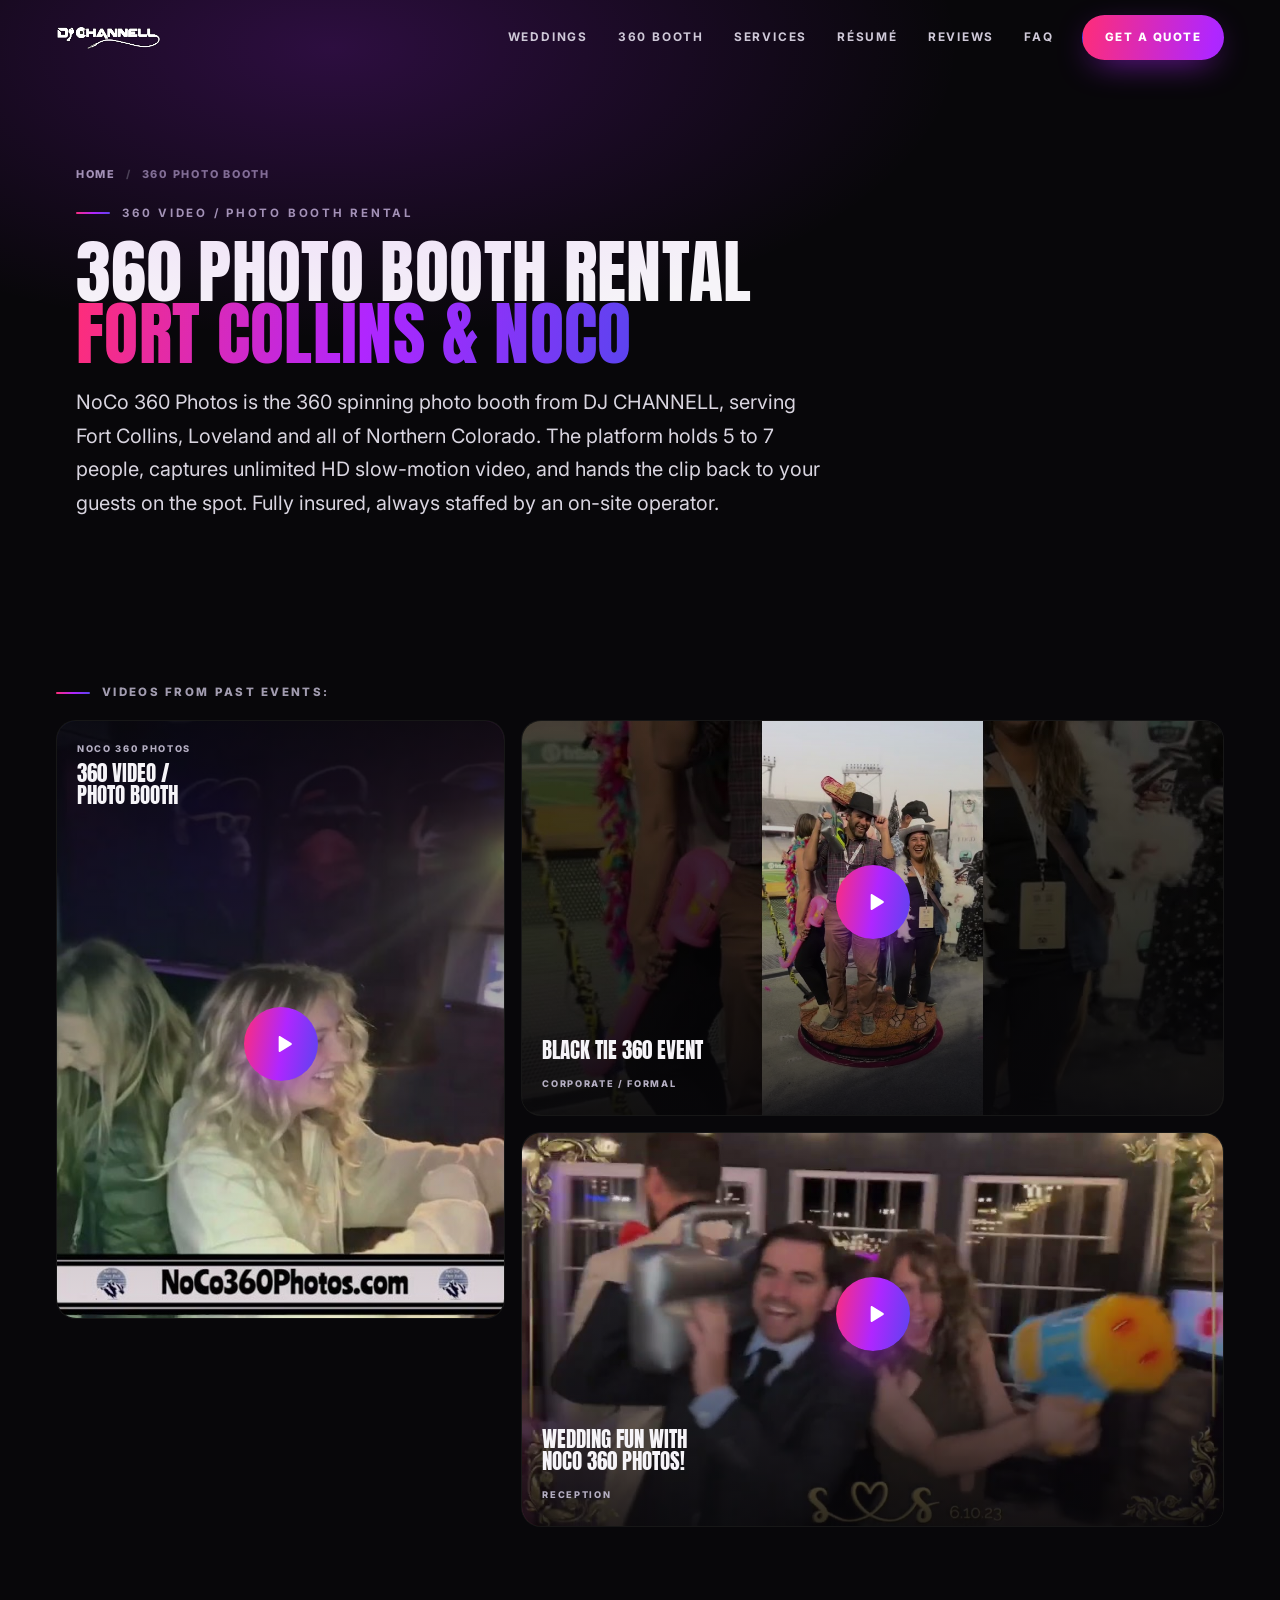
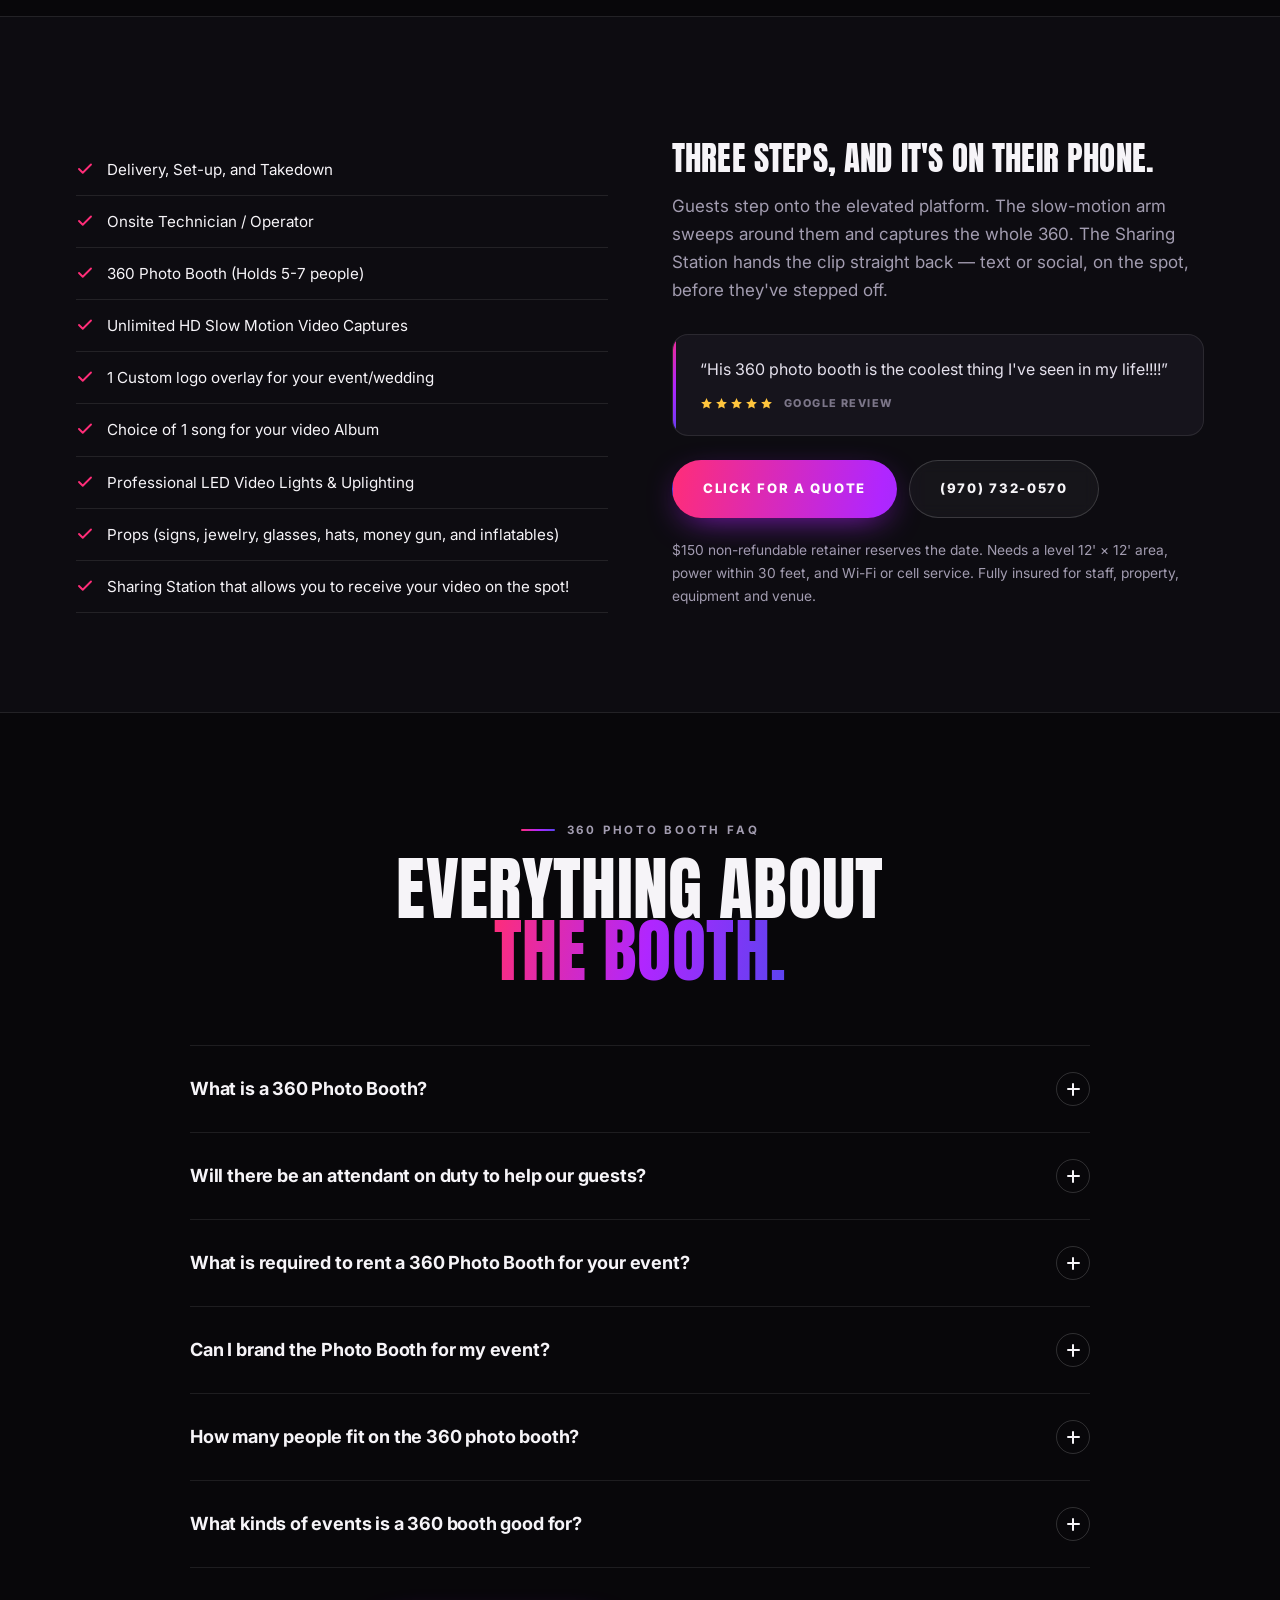
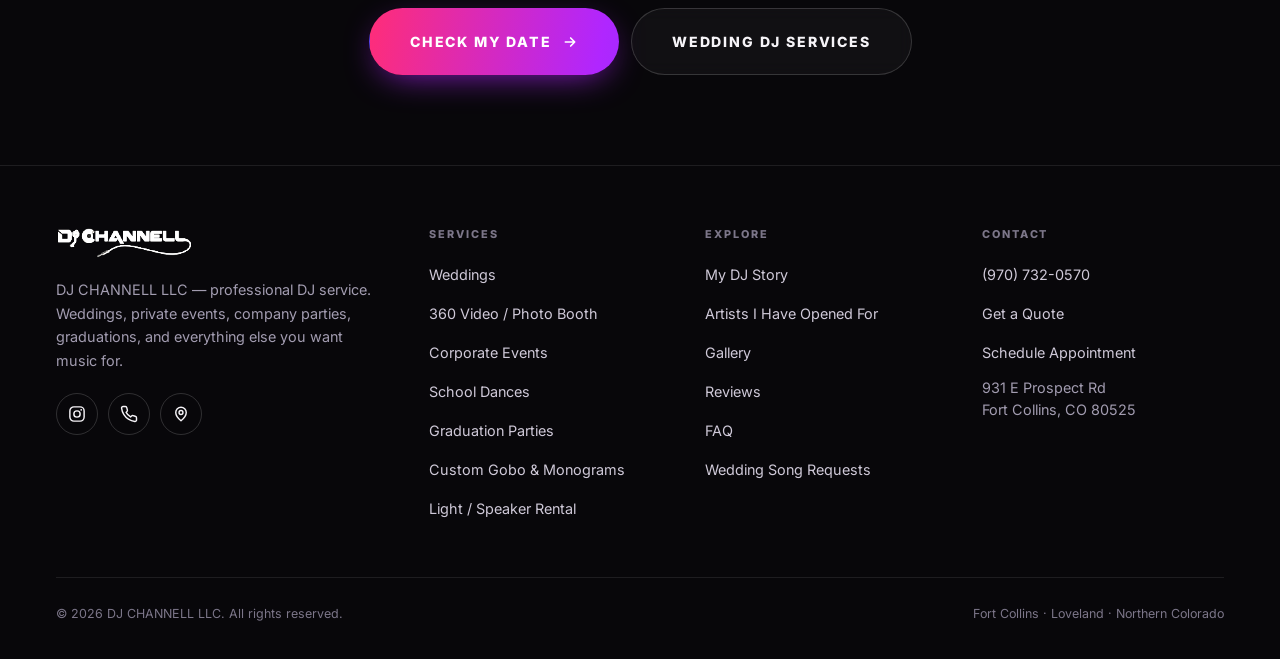
<file: 360-photo-booth.html>
<!DOCTYPE html>
<html lang="en">
<head>
<meta charset="utf-8">
<meta name="viewport" content="width=device-width, initial-scale=1">
<title>360 Photo Booth Rental Fort Collins, CO | DJ CHANNELL</title>
<meta name="description" content="360 spinning photo booth rental in Fort Collins and Northern Colorado. Holds 5-7, unlimited HD slow-motion video, on-site operator, props. $150 reserves.">
<link rel="canonical" href="https://www.djchannell.com/360-photo-booth">
<meta name="robots" content="index, follow, max-image-preview:large, max-snippet:-1, max-video-preview:-1">

<meta property="og:type" content="website">
<meta property="og:site_name" content="DJ CHANNELL">
<meta property="og:url" content="https://dj-channel.vercel.app/360-photo-booth">
<meta property="og:title" content="DJ CHANNELL — 360 Photo Booth Rental, Fort Collins CO">
<meta property="og:description" content="360 spinning photo booth rental in Fort Collins and Northern Colorado. Holds 5-7, unlimited HD slow-motion video, on-site operator, props.">
<meta property="og:image" content="https://dj-channel.vercel.app/assets/img/og-cover.jpg">
<meta property="og:image:width" content="1200">
<meta property="og:image:height" content="630">
<meta property="og:image:type" content="image/jpeg">
<meta property="og:locale" content="en_US">
<meta name="twitter:card" content="summary_large_image">
<meta name="twitter:image" content="https://dj-channel.vercel.app/assets/img/og-cover.jpg">
<meta name="twitter:title" content="DJ CHANNELL — 360 Photo Booth Rental, Fort Collins CO">
<meta name="twitter:description" content="360 spinning photo booth rental in Fort Collins and Northern Colorado. Holds 5-7, unlimited HD slow-motion video, on-site operator, props.">
<meta name="theme-color" content="#08070A">
<meta name="geo.region" content="US-CO">
<meta name="geo.placename" content="Fort Collins, Colorado">
<meta name="geo.position" content="40.5658884;-105.0592347">
<meta name="ICBM" content="40.5658884, -105.0592347">

<link rel="preconnect" href="https://fonts.googleapis.com">
<link rel="preconnect" href="https://fonts.gstatic.com" crossorigin>
<link href="https://fonts.googleapis.com/css2?family=Anton&family=Inter:wght@400;600;700;800&display=swap" rel="stylesheet">
<link rel="stylesheet" href="assets/css/site.css?v=907752cd">
<link rel="icon" href="data:image/svg+xml,%3Csvg xmlns='http://www.w3.org/2000/svg' viewBox='0 0 100 100'%3E%3Ccircle cx='50' cy='50' r='48' fill='%2308070A'/%3E%3Ccircle cx='50' cy='50' r='34' fill='none' stroke='%23B026FF' stroke-width='3'/%3E%3Ccircle cx='50' cy='50' r='22' fill='none' stroke='%23FF2D78' stroke-width='3'/%3E%3Ccircle cx='50' cy='50' r='7' fill='%23FF2D78'/%3E%3C/svg%3E">

<script type="application/ld+json">{"@context": "https://schema.org", "@type": "BreadcrumbList", "itemListElement": [{"@type": "ListItem", "position": 1, "name": "Home", "item": "https://www.djchannell.com/"}, {"@type": "ListItem", "position": 2, "name": "360 Photo Booth", "item": "https://www.djchannell.com/360-photo-booth"}]}</script>
<script type="application/ld+json">{"@context": "https://schema.org", "@type": "Service", "serviceType": "360 Photo Booth Rental", "name": "360 Photo Booth Rental by DJ CHANNELL / NoCo 360 Photos", "description": "360 spinning photo booth rental in Fort Collins and Northern Colorado. Holds 5-7 people, unlimited HD slow-motion captures, on-site operator, custom logo overlay, props, LED lighting and an instant sharing station.", "provider": {"@type": "LocalBusiness", "name": "DJ CHANNELL LLC", "telephone": "+1-970-732-0570", "address": {"@type": "PostalAddress", "streetAddress": "931 E Prospect Rd", "addressLocality": "Fort Collins", "addressRegion": "CO", "postalCode": "80525", "addressCountry": "US"}}, "areaServed": [{"@type": "City", "name": "Fort Collins"}, {"@type": "City", "name": "Loveland"}, {"@type": "City", "name": "Greeley"}, {"@type": "City", "name": "Windsor"}, {"@type": "AdministrativeArea", "name": "Northern Colorado"}], "url": "https://www.djchannell.com/360-photo-booth"}</script>
<script type="application/ld+json">{"@context": "https://schema.org", "@type": "FAQPage", "mainEntity": [{"@type": "Question", "name": "What is a 360 Photo Booth?", "acceptedAnswer": {"@type": "Answer", "text": "The 360 Spinning Images photo booth creates a one-of-a-kind experience! While guests stand on an elevated platform, a slow-motion arm captures a video from all angles. The end result is an unforgettable memory made for every type of event. The 360 photo booth also keeps your options open to everything from weddings, parties, sporting events, music videos, and more! 360 photo booths are social media friendly, and videos can be directly posted on social media or sent in text messages immediately after posing. In 3 easy steps, you can show your audience where the fun is happening, how much fun you're having, and how the fun is being captured!"}}, {"@type": "Question", "name": "Will there be an attendant on duty to help our guests?", "acceptedAnswer": {"@type": "Answer", "text": "Yes! Our Technicians / Operators will be there running the photo booth for your event. They will arrive 60 minutes onsite before the start of the event. Our Technicians / Operators will set up and break down the photo booth, assist your guests with EVERYTHING, emailing photos and GIF videos ready to be posted on social media. We ensure everyone will have a memorable experience at your event. The last thing you need to worry about is the photo booth company you hire leaving the booth unattended or not creating excitement. Our main focus is satisfaction, and we're relentless in our pursuit to ensure all guests have a seamless experience."}}, {"@type": "Question", "name": "What is required to rent a 360 Photo Booth for your event?", "acceptedAnswer": {"@type": "Answer", "text": "To ensure our availability for your event date, a retainer payment of $150 (non refundable) is required at the time of reserving. The remaining balance can be paid anytime leading up to your event. If your event gets postponed to a later date, we can apply the payment to a new date at no additional cost. Our booth space requires a minimum 12' x 12' area, a minimum height of 7'11\" for the backdrop is added to rental. A power outlet should be within 30 feet, and the ground must be level. Stable WIFI needed for device connections. If WIFI is not available, there needs to be cellular service for a hotspot. If you have an outdoor venue, a suitable shelter away from direct sun, rain, and wind will need to be provided. If your event is outdoors during daylight hours (8am - 5pm), please contact us and we will work with you to figure out an easy solution."}}, {"@type": "Question", "name": "Can I brand the Photo Booth for my event?", "acceptedAnswer": {"@type": "Answer", "text": "Yes you can! We are always customizing the Photo Booth backdrops & platform to display any logo of choice. This must be discussed and planned at least 3 weeks prior to the event. INSURED! Compliant With Local Laws and Regulations. It is always important to choose the photo booth company that is insured just in case there's things outside of your control that they're responsible for. At NoCo 360 Photos, we're 100% insurance covered for staff, property, equipment and venue."}}, {"@type": "Question", "name": "How many people fit on the 360 photo booth?", "acceptedAnswer": {"@type": "Answer", "text": "The platform holds 5 to 7 people, so it works for couples, wedding parties and group shots alike."}}, {"@type": "Question", "name": "What kinds of events is a 360 booth good for?", "acceptedAnswer": {"@type": "Answer", "text": "Weddings, parties, corporate and black-tie events, sporting events, music videos, graduations and school dances. It travels anywhere in Northern Colorado alongside the DJ setup, or on its own."}}]}</script>
<script type="application/ld+json">{"@context": "https://schema.org", "@type": "VideoObject", "name": "360 Video/Photo Booth. NOCO 360 Photos", "description": "360 photo booth footage from a DJ CHANNELL / NoCo 360 Photos event in Northern Colorado.", "thumbnailUrl": "https://www.djchannell.com/assets/img/yt-booth-noco.jpg", "uploadDate": "2023-06-10", "embedUrl": "https://www.youtube.com/embed/jaCkYUIauNo", "contentUrl": "https://www.youtube.com/watch?v=jaCkYUIauNo", "publisher": {"@type": "Organization", "name": "DJ CHANNELL LLC"}}</script>
<script type="application/ld+json">{"@context": "https://schema.org", "@type": "VideoObject", "name": "Black Tie 360 Event", "description": "360 photo booth footage from a DJ CHANNELL / NoCo 360 Photos event in Northern Colorado.", "thumbnailUrl": "https://www.djchannell.com/assets/img/yt-booth-blacktie.jpg", "uploadDate": "2023-06-10", "embedUrl": "https://www.youtube.com/embed/7f0W9pak2XM", "contentUrl": "https://www.youtube.com/watch?v=7f0W9pak2XM", "publisher": {"@type": "Organization", "name": "DJ CHANNELL LLC"}}</script>
<script type="application/ld+json">{"@context": "https://schema.org", "@type": "VideoObject", "name": "Wedding fun with NoCo 360 Photos!", "description": "360 photo booth footage from a DJ CHANNELL / NoCo 360 Photos event in Northern Colorado.", "thumbnailUrl": "https://www.djchannell.com/assets/img/yt-booth-wedding.jpg", "uploadDate": "2023-06-10", "embedUrl": "https://www.youtube.com/embed/pqyzmyGLuAg", "contentUrl": "https://www.youtube.com/watch?v=pqyzmyGLuAg", "publisher": {"@type": "Organization", "name": "DJ CHANNELL LLC"}}</script>
</head>
<body>

<header class="nav">
  <div class="wrap wrap--wide nav__inner">
    <a class="nav__logo" href="index.html" aria-label="DJ CHANNELL — home">
      <img src="assets/img/logo.png" alt="DJ CHANNELL">
    </a>
    <nav class="nav__links" aria-label="Primary">
      <a href="weddings">Weddings</a>
      <a href="360-photo-booth">360 Booth</a>
      <a href="index.html#services">Services</a>
      <a href="index.html#resume">Résumé</a>
      <a href="index.html#reviews">Reviews</a>
      <a href="index.html#faq">FAQ</a>
    </nav>
    <a class="btn btn--primary btn--sm nav__cta" href="index.html#book">Get a Quote</a>
    <button class="nav__burger" aria-label="Menu" aria-expanded="false"><span></span><span></span><span></span></button>
  </div>
</header>

<div class="drawer" role="dialog" aria-label="Menu">
  <a href="weddings">Weddings</a>
  <a href="360-photo-booth">360 Booth</a>
  <a href="index.html#services">Services</a>
  <a href="index.html#resume">Résumé</a>
  <a href="index.html#gallery">Gallery</a>
  <a href="index.html#reviews">Reviews</a>
  <a href="index.html#faq">FAQ</a>
  <div class="drawer__foot">
    <a class="btn btn--primary" href="index.html#book">Get a Quote</a>
    <a class="btn btn--ghost" href="tel:+19707320570">(970) 732-0570</a>
  </div>
</div>


<main>

<section class="page-head">
  <div class="wrap">
    <nav class="crumbs" aria-label="Breadcrumb">
      <a href="index.html">Home</a><span aria-hidden="true">/</span><span>360 Photo Booth</span>
    </nav>
    <p class="eyebrow">360 Video / Photo Booth Rental</p>
    <h1 class="display h2" style="margin-bottom:20px">360 Photo Booth Rental<br><span class="grad-text">Fort Collins &amp; NoCo</span></h1>
    <p class="lead" style="max-width:62ch">
      NoCo 360 Photos is the 360 spinning photo booth from DJ CHANNELL, serving Fort Collins, Loveland and all of
      Northern Colorado. The platform holds 5&nbsp;to&nbsp;7 people, captures unlimited HD slow-motion video, and hands
      the clip back to your guests on the spot. Fully insured, always staffed by an on-site operator.
    </p>
  </div>
</section>


<section class="pad-sm">
  <div class="wrap wrap--wide">
    <p class="vidhead rv">Videos from past events:</p>
    <div class="vidgrid rv rv-d1">
      <button class="vfac vfac--tall" data-yt="jaCkYUIauNo" type="button" aria-label="Play: 360 Video/Photo Booth. NOCO 360 Photos">
        <img src="assets/img/yt-booth-noco.jpg" alt="Guests laughing on the 360 photo booth platform at a Northern Colorado event" loading="lazy" width="536" height="720">
        <span class="vfac__play"><svg width="26" height="26" viewBox="0 0 24 24" aria-hidden="true"><path d="M8 5.6v12.8a1 1 0 0 0 1.53.85l10.1-6.4a1 1 0 0 0 0-1.7L9.53 4.75A1 1 0 0 0 8 5.6z"/></svg></span>
        <span class="vfac__label"><span>NoCo 360 Photos</span><b>360 Video /<br>Photo Booth</b></span>
      </button>
      <div class="vidgrid__side">
        <button class="vfac vfac--wide" data-yt="7f0W9pak2XM" type="button" aria-label="Play: Black Tie 360 Event">
          <img src="assets/img/yt-booth-blacktie.jpg" alt="Guests on the 360 photo booth at a black tie event" loading="lazy" width="1280" height="720">
          <span class="vfac__play"><svg width="26" height="26" viewBox="0 0 24 24" aria-hidden="true"><path d="M8 5.6v12.8a1 1 0 0 0 1.53.85l10.1-6.4a1 1 0 0 0 0-1.7L9.53 4.75A1 1 0 0 0 8 5.6z"/></svg></span>
          <span class="vfac__label"><b>Black Tie 360 Event</b><span>Corporate / formal</span></span>
        </button>
        <button class="vfac vfac--wide" data-yt="pqyzmyGLuAg" type="button" aria-label="Play: Wedding fun with NoCo 360 Photos">
          <img src="assets/img/yt-booth-wedding.jpg" alt="Wedding guests on the 360 photo booth with props" loading="lazy" width="1280" height="720">
          <span class="vfac__play"><svg width="26" height="26" viewBox="0 0 24 24" aria-hidden="true"><path d="M8 5.6v12.8a1 1 0 0 0 1.53.85l10.1-6.4a1 1 0 0 0 0-1.7L9.53 4.75A1 1 0 0 0 8 5.6z"/></svg></span>
          <span class="vfac__label"><b>Wedding fun with<br>NoCo 360 Photos!</b><span>Reception</span></span>
        </button>
      </div>
    </div>
  </div>
</section>

<section class="pad-sm" style="background:var(--ink-2);border-block:1px solid var(--line)">
  <div class="wrap">
    <div class="split" style="align-items:start">
      <div>
        <p class="eyebrow rv">Each rental will include the following</p>
        <ul class="incl rv" style="grid-template-columns:1fr">
          <li><svg viewBox="0 0 24 24" fill="none" stroke="currentColor" stroke-width="2.5" stroke-linecap="round" stroke-linejoin="round"><path d="M20 6L9 17l-5-5"/></svg>Delivery, Set-up, and Takedown</li>
          <li><svg viewBox="0 0 24 24" fill="none" stroke="currentColor" stroke-width="2.5" stroke-linecap="round" stroke-linejoin="round"><path d="M20 6L9 17l-5-5"/></svg>Onsite Technician / Operator</li>
          <li><svg viewBox="0 0 24 24" fill="none" stroke="currentColor" stroke-width="2.5" stroke-linecap="round" stroke-linejoin="round"><path d="M20 6L9 17l-5-5"/></svg>360 Photo Booth (Holds 5-7 people)</li>
          <li><svg viewBox="0 0 24 24" fill="none" stroke="currentColor" stroke-width="2.5" stroke-linecap="round" stroke-linejoin="round"><path d="M20 6L9 17l-5-5"/></svg>Unlimited HD Slow Motion Video Captures</li>
          <li><svg viewBox="0 0 24 24" fill="none" stroke="currentColor" stroke-width="2.5" stroke-linecap="round" stroke-linejoin="round"><path d="M20 6L9 17l-5-5"/></svg>1 Custom logo overlay for your event/wedding</li>
          <li><svg viewBox="0 0 24 24" fill="none" stroke="currentColor" stroke-width="2.5" stroke-linecap="round" stroke-linejoin="round"><path d="M20 6L9 17l-5-5"/></svg>Choice of 1 song for your video Album</li>
          <li><svg viewBox="0 0 24 24" fill="none" stroke="currentColor" stroke-width="2.5" stroke-linecap="round" stroke-linejoin="round"><path d="M20 6L9 17l-5-5"/></svg>Professional LED Video Lights &amp; Uplighting</li>
          <li><svg viewBox="0 0 24 24" fill="none" stroke="currentColor" stroke-width="2.5" stroke-linecap="round" stroke-linejoin="round"><path d="M20 6L9 17l-5-5"/></svg>Props (signs, jewelry, glasses, hats, money gun, and inflatables)</li>
          <li style="grid-column:1/-1"><svg viewBox="0 0 24 24" fill="none" stroke="currentColor" stroke-width="2.5" stroke-linecap="round" stroke-linejoin="round"><path d="M20 6L9 17l-5-5"/></svg>Sharing Station that allows you to receive your video on the spot!</li>
        </ul>
      </div>
      <div>
        <p class="eyebrow rv">How it works</p>
        <h2 class="display h3 rv" style="margin-bottom:18px">Three steps, and it's on their phone.</h2>
        <p class="muted rv rv-d1">
          Guests step onto the elevated platform. The slow-motion arm sweeps around them and captures the whole
          360. The Sharing Station hands the clip straight back — text or social, on the spot, before they've
          stepped off.
        </p>
        <blockquote class="qinline rv rv-d2">
          <p>“His 360 photo booth is the coolest thing I've seen in my life!!!!”</p>
          <footer><span class="rev__stars" aria-label="5 out of 5"><svg width="15" height="15" viewBox="0 0 24 24" fill="currentColor"><path d="M12 2l3 6.6 7 .9-5.2 4.8 1.4 7-6.2-3.4L5.8 21l1.4-7L2 9.5l7-.9z"/></svg><svg width="15" height="15" viewBox="0 0 24 24" fill="currentColor"><path d="M12 2l3 6.6 7 .9-5.2 4.8 1.4 7-6.2-3.4L5.8 21l1.4-7L2 9.5l7-.9z"/></svg><svg width="15" height="15" viewBox="0 0 24 24" fill="currentColor"><path d="M12 2l3 6.6 7 .9-5.2 4.8 1.4 7-6.2-3.4L5.8 21l1.4-7L2 9.5l7-.9z"/></svg><svg width="15" height="15" viewBox="0 0 24 24" fill="currentColor"><path d="M12 2l3 6.6 7 .9-5.2 4.8 1.4 7-6.2-3.4L5.8 21l1.4-7L2 9.5l7-.9z"/></svg><svg width="15" height="15" viewBox="0 0 24 24" fill="currentColor"><path d="M12 2l3 6.6 7 .9-5.2 4.8 1.4 7-6.2-3.4L5.8 21l1.4-7L2 9.5l7-.9z"/></svg></span><cite>Google review</cite></footer>
        </blockquote>
        <div class="rv rv-d3" style="display:flex;flex-wrap:wrap;gap:12px;margin-top:24px">
          <a class="btn btn--primary" href="index.html#book">Click for a Quote</a>
          <a class="btn btn--ghost" href="tel:+19707320570">(970) 732-0570</a>
        </div>
        <p class="muted rv rv-d3" style="font-size:.86rem;margin-top:22px">
          $150 non-refundable retainer reserves the date. Needs a level 12'&nbsp;×&nbsp;12' area, power within 30 feet,
          and Wi-Fi or cell service. Fully insured for staff, property, equipment and venue.
        </p>
      </div>
    </div>
  </div>
</section>

<section class="pad-sm">
  <div class="wrap">
    <div class="shead shead--center rv">
      <p class="eyebrow eyebrow--center">360 Photo Booth FAQ</p>
      <h2 class="display h2">Everything about<br><span class="grad-text">the booth.</span></h2>
    </div>
    <div class="faq rv rv-d1" data-acc-group>
      <div class="acc">
        <button class="acc__q" aria-expanded="false">What is a 360 Photo Booth?<span class="acc__icon" aria-hidden="true"></span></button>
        <div class="acc__a"><div><p>The 360 Spinning Images photo booth creates a one-of-a-kind experience! While guests stand on an elevated platform, a slow-motion arm captures a video from all angles. The end result is an unforgettable memory made for every type of event. The 360 photo booth also keeps your options open to everything from weddings, parties, sporting events, music videos, and more!</p><p>360 photo booths are social media friendly, and videos can be directly posted on social media or sent in text messages immediately after posing. In 3 easy steps, you can show your audience where the fun is happening, how much fun you're having, and how the fun is being captured!</p></div></div>
      </div>
      <div class="acc">
        <button class="acc__q" aria-expanded="false">Will there be an attendant on duty to help our guests?<span class="acc__icon" aria-hidden="true"></span></button>
        <div class="acc__a"><div><p>Yes! Our Technicians / Operators will be there running the photo booth for your event. They will arrive 60 minutes onsite before the start of the event. Our Technicians / Operators will set up and break down the photo booth, assist your guests with EVERYTHING, emailing photos and GIF videos ready to be posted on social media. We ensure everyone will have a memorable experience at your event.</p><p>The last thing you need to worry about is the photo booth company you hire leaving the booth unattended or not creating excitement. Our main focus is satisfaction, and we're relentless in our pursuit to ensure all guests have a seamless experience.</p></div></div>
      </div>
      <div class="acc">
        <button class="acc__q" aria-expanded="false">What is required to rent a 360 Photo Booth for your event?<span class="acc__icon" aria-hidden="true"></span></button>
        <div class="acc__a"><div><p>To ensure our availability for your event date, a retainer payment of $150 (non refundable) is required at the time of reserving. The remaining balance can be paid anytime leading up to your event. If your event gets postponed to a later date, we can apply the payment to a new date at no additional cost.</p><p>Our booth space requires a minimum 12' x 12' area, a minimum height of 7'11" for the backdrop is added to rental. A power outlet should be within 30 feet, and the ground must be level.</p><p>Stable WIFI needed for device connections. If WIFI is not available, there needs to be cellular service for a hotspot. If you have an outdoor venue, a suitable shelter away from direct sun, rain, and wind will need to be provided. If your event is outdoors during daylight hours (8am - 5pm), please contact us and we will work with you to figure out an easy solution.</p></div></div>
      </div>
      <div class="acc">
        <button class="acc__q" aria-expanded="false">Can I brand the Photo Booth for my event?<span class="acc__icon" aria-hidden="true"></span></button>
        <div class="acc__a"><div><p>Yes you can! We are always customizing the Photo Booth backdrops &amp; platform to display any logo of choice. This must be discussed and planned at least 3 weeks prior to the event.</p><p>INSURED! Compliant With Local Laws and Regulations. It is always important to choose the photo booth company that is insured just in case there's things outside of your control that they're responsible for. At NoCo 360 Photos, we're 100% insurance covered for staff, property, equipment and venue.</p></div></div>
      </div>
      <div class="acc">
        <button class="acc__q" aria-expanded="false">How many people fit on the 360 photo booth?<span class="acc__icon" aria-hidden="true"></span></button>
        <div class="acc__a"><div><p>The platform holds 5 to 7 people, so it works for couples, wedding parties and group shots alike.</p></div></div>
      </div>
      <div class="acc">
        <button class="acc__q" aria-expanded="false">What kinds of events is a 360 booth good for?<span class="acc__icon" aria-hidden="true"></span></button>
        <div class="acc__a"><div><p>Weddings, parties, corporate and black-tie events, sporting events, music videos, graduations and school dances. It travels anywhere in Northern Colorado alongside the DJ setup, or on its own.</p></div></div>
      </div>
    </div>
    <div class="rv rv-d2" style="text-align:center;margin-top:40px;display:flex;flex-wrap:wrap;gap:12px;justify-content:center">
      <a class="btn btn--primary btn--lg" href="index.html#book">Check My Date <svg viewBox="0 0 24 24" fill="none" stroke="currentColor" stroke-width="2.5" stroke-linecap="round" stroke-linejoin="round"><path d="M5 12h14M13 6l6 6-6 6"/></svg></a>
      <a class="btn btn--ghost btn--lg" href="weddings">Wedding DJ services</a>
    </div>
  </div>
</section>


</main>

<!-- ══════════════════════════ FOOTER ══════════════════════════ -->
<footer class="foot">
  <div class="wrap wrap--wide">
    <div class="foot__top">
      <div>
        <img class="foot__logo" src="assets/img/logo.png" alt="DJ CHANNELL">
        <p class="muted" style="font-size:.9rem;max-width:36ch">
          DJ CHANNELL LLC — professional DJ service. Weddings, private events, company parties,
          graduations, and everything else you want music for.
        </p>
        <div class="social" style="margin-top:20px">
          <a href="https://www.instagram.com/djchannell/" target="_blank" rel="noopener" aria-label="Instagram">
            <svg viewBox="0 0 24 24" fill="none" stroke="currentColor" stroke-width="1.9"><rect x="2.5" y="2.5" width="19" height="19" rx="5.4"/><circle cx="12" cy="12" r="4.2"/><circle cx="17.6" cy="6.4" r="1.2" fill="currentColor" stroke="none"/></svg>
          </a>
          <a href="tel:+19707320570" aria-label="Call">
            <svg viewBox="0 0 24 24" fill="none" stroke="currentColor" stroke-width="1.9" stroke-linecap="round" stroke-linejoin="round"><path d="M22 16.9v3a2 2 0 01-2.2 2 19.8 19.8 0 01-8.6-3.1 19.5 19.5 0 01-6-6A19.8 19.8 0 012.1 4.2 2 2 0 014.1 2h3a2 2 0 012 1.7c.1 1 .4 1.9.7 2.8a2 2 0 01-.5 2.1L8.1 9.9a16 16 0 006 6l1.3-1.2a2 2 0 012.1-.5c.9.3 1.8.6 2.8.7a2 2 0 011.7 2z"/></svg>
          </a>
          <a href="https://www.google.com/maps/place/DJ+CHANNELL+LLC/@40.5658884,-105.0592347,17z/data=!4m8!3m7!1s0x87694bcafbbd6c9f:0x2199cf529e7885d0!8m2!3d40.5658884!4d-105.0592347!9m1!1b1!16s%2Fg%2F11gt_vnf9n" target="_blank" rel="noopener" aria-label="Google reviews">
            <svg viewBox="0 0 24 24" fill="none" stroke="currentColor" stroke-width="1.9" stroke-linecap="round" stroke-linejoin="round"><path d="M12 21s7-5.7 7-11a7 7 0 10-14 0c0 5.3 7 11 7 11z"/><circle cx="12" cy="10" r="2.6"/></svg>
          </a>
        </div>
      </div>

      <div>
        <h5>Services</h5>
        <ul>
          <li><a href="weddings">Weddings</a></li>
          <li><a href="360-photo-booth">360 Video / Photo Booth</a></li>
          <li><a href="index.html#services">Corporate Events</a></li>
          <li><a href="index.html#services">School Dances</a></li>
          <li><a href="index.html#services">Graduation Parties</a></li>
          <li><a href="index.html#services">Custom Gobo &amp; Monograms</a></li>
          <li><a href="index.html#services">Light / Speaker Rental</a></li>
        </ul>
      </div>

      <div>
        <h5>Explore</h5>
        <ul>
          <li><a href="index.html#story">My DJ Story</a></li>
          <li><a href="index.html#resume">Artists I Have Opened For</a></li>
          <li><a href="index.html#gallery">Gallery</a></li>
          <li><a href="index.html#reviews">Reviews</a></li>
          <li><a href="index.html#faq">FAQ</a></li>
          <li><a href="song-requests">Wedding Song Requests</a></li>
        </ul>
      </div>

      <div>
        <h5>Contact</h5>
        <ul>
          <li><a href="tel:+19707320570">(970) 732-0570</a></li>
          <li><a href="https://www.honeybook.com/widget/djchannellllc_243216/cf_id/63bf8eb142c19f13a629d2d2" target="_blank" rel="noopener">Get a Quote</a></li>
          <li><a href="https://djchannell.hbportal.co/schedule/63b04b67f13f09002f6725ec" target="_blank" rel="noopener">Schedule Appointment</a></li>
          <li class="muted" style="font-size:.9rem;line-height:1.5">931 E Prospect Rd<br>Fort Collins, CO 80525</li>
        </ul>
      </div>
    </div>

    <div class="foot__bot">
      <span>© <span id="yr">2026</span> DJ CHANNELL LLC. All rights reserved.</span>
      <span>Fort Collins · Loveland · Northern Colorado</span>
    </div>
  </div>
</footer>


<!-- sticky mobile booking bar -->
<div class="bookbar">
  <a class="btn btn--ghost btn--sm" href="tel:+19707320570">Call</a>
  <a class="btn btn--primary btn--sm" href="#book">Check My Date</a>
</div>

<!-- video modal (YouTube loads only on click) -->
<div class="vmodal" role="dialog" aria-label="Video player" aria-modal="true">
  <button class="vmodal__close" aria-label="Close video">✕</button>
  <div class="vmodal__frame"></div>
</div>

<!-- lightbox -->
<div class="lightbox" role="dialog" aria-label="Photo viewer">
  <button class="lightbox__close" aria-label="Close">✕</button>
  <button class="lightbox__nav lightbox__nav--prev" aria-label="Previous">‹</button>
  <img alt="" decoding="async">
  <button class="lightbox__nav lightbox__nav--next" aria-label="Next">›</button>
</div>


<script src="assets/js/site.js?v=cc423c3f"></script>
<script>document.getElementById('yr').textContent=new Date().getFullYear();</script>
</body>
</html>
</file>
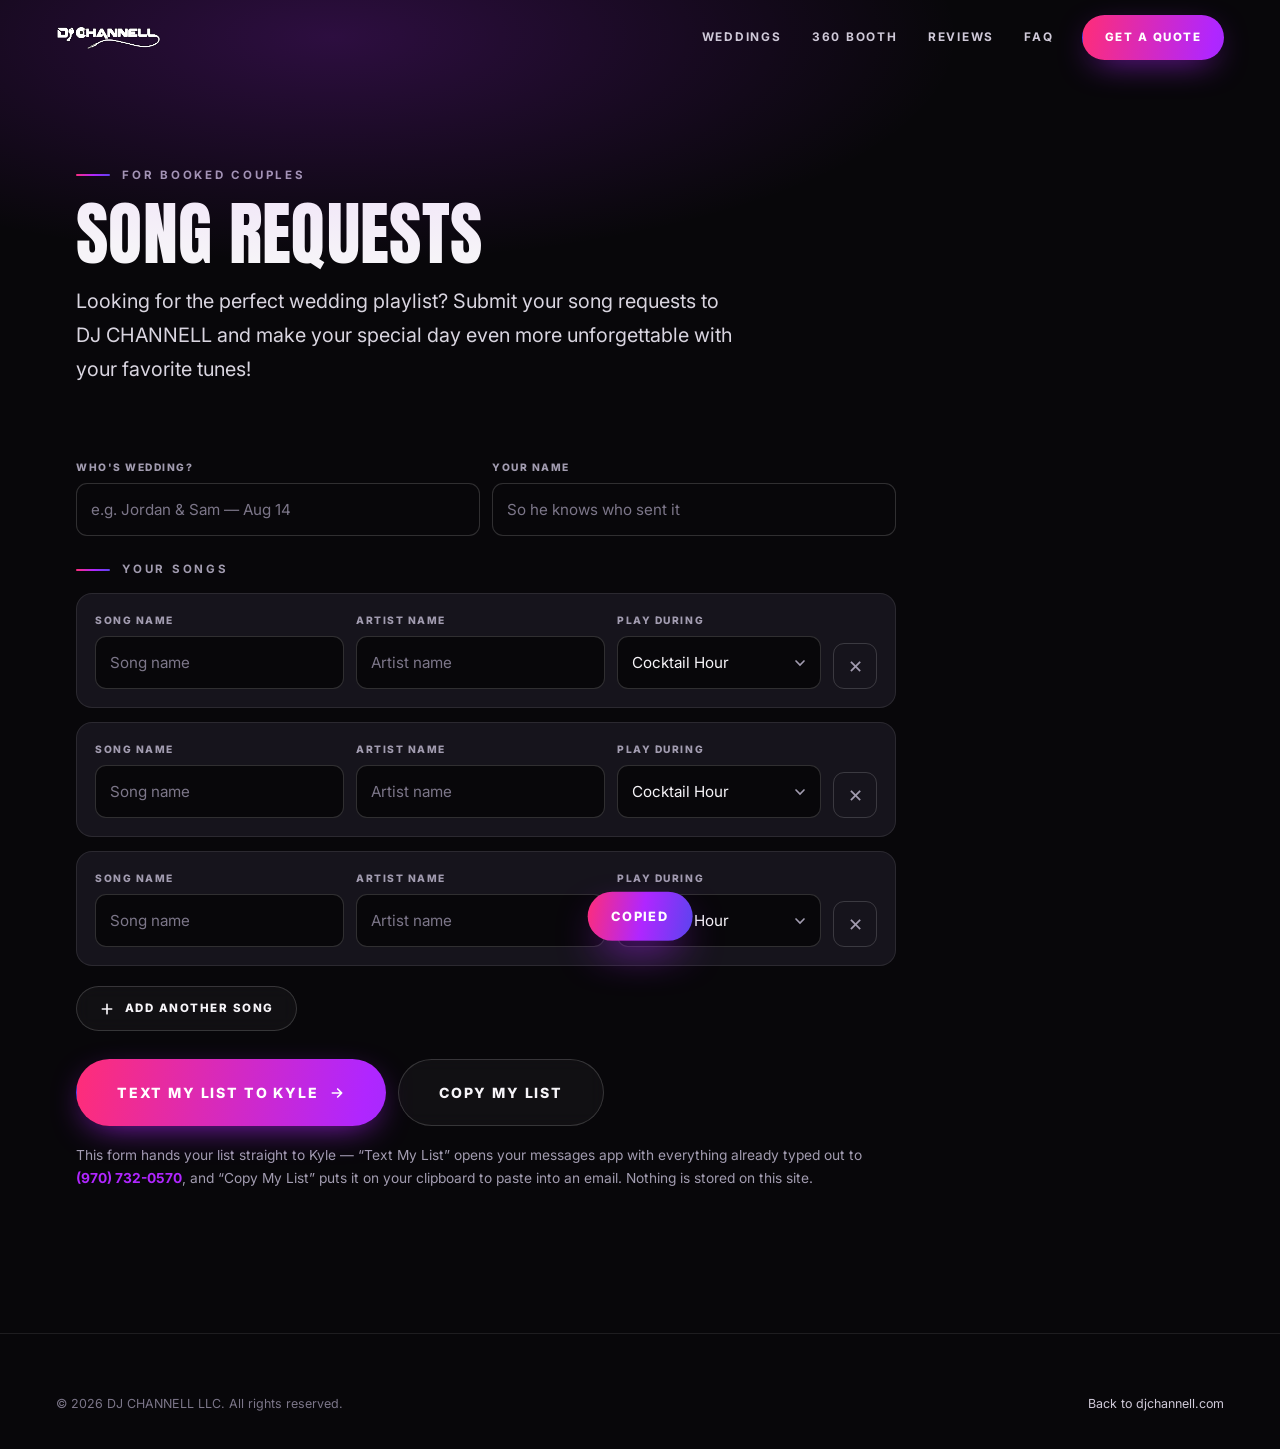
<file: song-requests.html>
<!DOCTYPE html>
<html lang="en">
<head>
<meta charset="utf-8">
<meta name="viewport" content="width=device-width, initial-scale=1">
<title>Wedding Song Requests | DJ CHANNELL</title>
<meta name="description" content="Looking for the perfect wedding playlist? Submit your song requests to DJ CHANNELL and make your special day even more unforgettable with your favorite tunes!">
<link rel="canonical" href="https://www.djchannell.com/song-requests">
<meta name="robots" content="noindex, follow">
<meta name="theme-color" content="#08070A">
<link rel="preconnect" href="https://fonts.googleapis.com">
<link rel="preconnect" href="https://fonts.gstatic.com" crossorigin>
<link href="https://fonts.googleapis.com/css2?family=Anton&family=Inter:wght@400;600;700;800&display=swap" rel="stylesheet">
<link rel="stylesheet" href="assets/css/site.css?v=907752cd">
<link rel="icon" href="data:image/svg+xml,%3Csvg xmlns='http://www.w3.org/2000/svg' viewBox='0 0 100 100'%3E%3Ccircle cx='50' cy='50' r='48' fill='%2308070A'/%3E%3Ccircle cx='50' cy='50' r='34' fill='none' stroke='%23B026FF' stroke-width='3'/%3E%3Ccircle cx='50' cy='50' r='22' fill='none' stroke='%23FF2D78' stroke-width='3'/%3E%3Ccircle cx='50' cy='50' r='7' fill='%23FF2D78'/%3E%3C/svg%3E">
</head>
<body>

<header class="nav is-stuck">
  <div class="wrap wrap--wide nav__inner">
    <a class="nav__logo" href="index.html" aria-label="DJ CHANNELL — home"><img src="assets/img/logo.png" alt="DJ CHANNELL"></a>
    <nav class="nav__links" aria-label="Primary">
      <a href="index.html#weddings">Weddings</a>
      <a href="index.html#booth">360 Booth</a>
      <a href="index.html#reviews">Reviews</a>
      <a href="index.html#faq">FAQ</a>
    </nav>
    <a class="btn btn--primary btn--sm nav__cta" href="index.html#book">Get a Quote</a>
    <button class="nav__burger" aria-label="Menu" aria-expanded="false"><span></span><span></span><span></span></button>
  </div>
</header>

<div class="drawer" role="dialog" aria-label="Menu">
  <a href="index.html">Home</a>
  <a href="index.html#weddings">Weddings</a>
  <a href="index.html#booth">360 Booth</a>
  <a href="index.html#reviews">Reviews</a>
  <a href="index.html#faq">FAQ</a>
  <div class="drawer__foot">
    <a class="btn btn--primary" href="index.html#book">Get a Quote</a>
    <a class="btn btn--ghost" href="tel:+19707320570">(970) 732-0570</a>
  </div>
</div>

<main>
<section class="page-head">
  <div class="wrap">
    <p class="eyebrow">For booked couples</p>
    <h1 class="display h2" style="margin-bottom:20px">Song Requests</h1>
    <p class="lead" style="max-width:56ch">
      Looking for the perfect wedding playlist? Submit your song requests to DJ CHANNELL and make your
      special day even more unforgettable with your favorite tunes!
    </p>
  </div>
</section>

<section style="padding-bottom:clamp(72px,10vw,140px)">
  <div class="wrap">
    <form class="form" id="reqForm" novalidate>

      <div class="form__meta">
        <div class="field">
          <label for="who">Who's Wedding?</label>
          <input id="who" name="who" type="text" placeholder="e.g. Jordan &amp; Sam — Aug 14" autocomplete="off" required>
        </div>
        <div class="field">
          <label for="from">Your name</label>
          <input id="from" name="from" type="text" placeholder="So he knows who sent it" autocomplete="name">
        </div>
      </div>

      <p class="eyebrow" style="margin-bottom:14px">Your songs</p>
      <div class="form__rows" id="rows"></div>

      <div class="form__actions">
        <button type="button" class="btn btn--ghost btn--sm" id="addRow">
          <svg viewBox="0 0 24 24" fill="none" stroke="currentColor" stroke-width="2.5" stroke-linecap="round"><path d="M12 5v14M5 12h14"/></svg>
          Add another song
        </button>
      </div>

      <div class="form__actions" style="margin-top:28px">
        <a class="btn btn--primary btn--lg" id="sendSms" href="#">
          Text My List to Kyle
          <svg viewBox="0 0 24 24" fill="none" stroke="currentColor" stroke-width="2.5" stroke-linecap="round" stroke-linejoin="round"><path d="M5 12h14M13 6l6 6-6 6"/></svg>
        </a>
        <button type="button" class="btn btn--ghost btn--lg" id="copyList">Copy My List</button>
      </div>

      <p class="form__note">
        This form hands your list straight to Kyle — “Text My List” opens your messages app with everything
        already typed out to <a href="tel:+19707320570" style="color:var(--violet);font-weight:700">(970)&nbsp;732-0570</a>,
        and “Copy My List” puts it on your clipboard to paste into an email. Nothing is stored on this site.
      </p>
    </form>
  </div>
</section>
</main>

<footer class="foot">
  <div class="wrap wrap--wide">
    <div class="foot__bot" style="border-top:0;padding-top:0">
      <span>© <span id="yr">2026</span> DJ CHANNELL LLC. All rights reserved.</span>
      <span><a href="index.html" style="color:#CFC9D8">Back to djchannell.com</a></span>
    </div>
  </div>
</footer>

<div class="toast" id="toast">Copied</div>

<script src="assets/js/site.js?v=cc423c3f"></script>
<script>
(function () {
  var PHONE = '+19707320570';
  var rows = document.getElementById('rows');
  var WHEN = ['Cocktail Hour', 'Dinner', 'Reception'];

  function addRow(focus) {
    var el = document.createElement('div');
    el.className = 'row';
    el.innerHTML =
      '<div class="field"><label>Song Name</label><input type="text" class="s-song" placeholder="Song name" autocomplete="off"></div>' +
      '<div class="field"><label>Artist Name</label><input type="text" class="s-artist" placeholder="Artist name" autocomplete="off"></div>' +
      '<div class="field"><label>Play during</label><select class="s-when">' +
        WHEN.map(function (w) { return '<option>' + w + '</option>'; }).join('') +
      '</select></div>' +
      '<button type="button" class="row__kill" aria-label="Remove this song">✕</button>';
    el.querySelector('.row__kill').addEventListener('click', function () {
      el.remove();
      if (!rows.children.length) addRow();
    });
    rows.appendChild(el);
    if (focus) el.querySelector('.s-song').focus();
  }

  for (var i = 0; i < 3; i++) addRow();
  document.getElementById('addRow').addEventListener('click', function () { addRow(true); });

  function buildList() {
    var who = document.getElementById('who').value.trim();
    var from = document.getElementById('from').value.trim();
    var lines = [];
    lines.push('Song requests' + (who ? ' — ' + who : ''));
    if (from) lines.push('From: ' + from);
    lines.push('');
    Array.prototype.forEach.call(rows.children, function (r) {
      var song = r.querySelector('.s-song').value.trim();
      var artist = r.querySelector('.s-artist').value.trim();
      var when = r.querySelector('.s-when').value;
      if (!song && !artist) return;
      lines.push('• ' + (song || '(song)') + (artist ? ' — ' + artist : '') + '  [' + when + ']');
    });
    return lines.join('\n');
  }

  function toast(msg) {
    var t = document.getElementById('toast');
    t.textContent = msg;
    t.classList.add('is-up');
    setTimeout(function () { t.classList.remove('is-up'); }, 2200);
  }

  document.getElementById('sendSms').addEventListener('click', function (e) {
    e.preventDefault();
    var body = buildList();
    if (body.split('\n').length < 4) { toast('Add a song first'); return; }
    // iOS wants &body=, Android wants ?body= — this form works on both.
    window.location.href = 'sms:' + PHONE + '?&body=' + encodeURIComponent(body);
  });

  document.getElementById('copyList').addEventListener('click', function () {
    var body = buildList();
    if (body.split('\n').length < 4) { toast('Add a song first'); return; }
    // The async Clipboard API needs a secure context AND a focused document, so
    // it rejects more often than you'd think. Always fall through to execCommand
    // before telling someone their list didn't copy.
    function legacyCopy() {
      var ta = document.createElement('textarea');
      ta.value = body;
      ta.setAttribute('readonly', '');
      ta.style.cssText = 'position:fixed;top:0;left:-9999px;opacity:0';
      document.body.appendChild(ta);
      ta.select();
      ta.setSelectionRange(0, body.length);
      var ok = false;
      try { ok = document.execCommand('copy'); } catch (_) { ok = false; }
      ta.remove();
      toast(ok ? 'Copied' : 'Press ⌘C to copy');
      return ok;
    }
    if (navigator.clipboard && navigator.clipboard.writeText) {
      navigator.clipboard.writeText(body).then(function () { toast('Copied'); }, legacyCopy);
    } else {
      legacyCopy();
    }
  });

  document.getElementById('yr').textContent = new Date().getFullYear();
})();
</script>
</body>
</html>
</file>
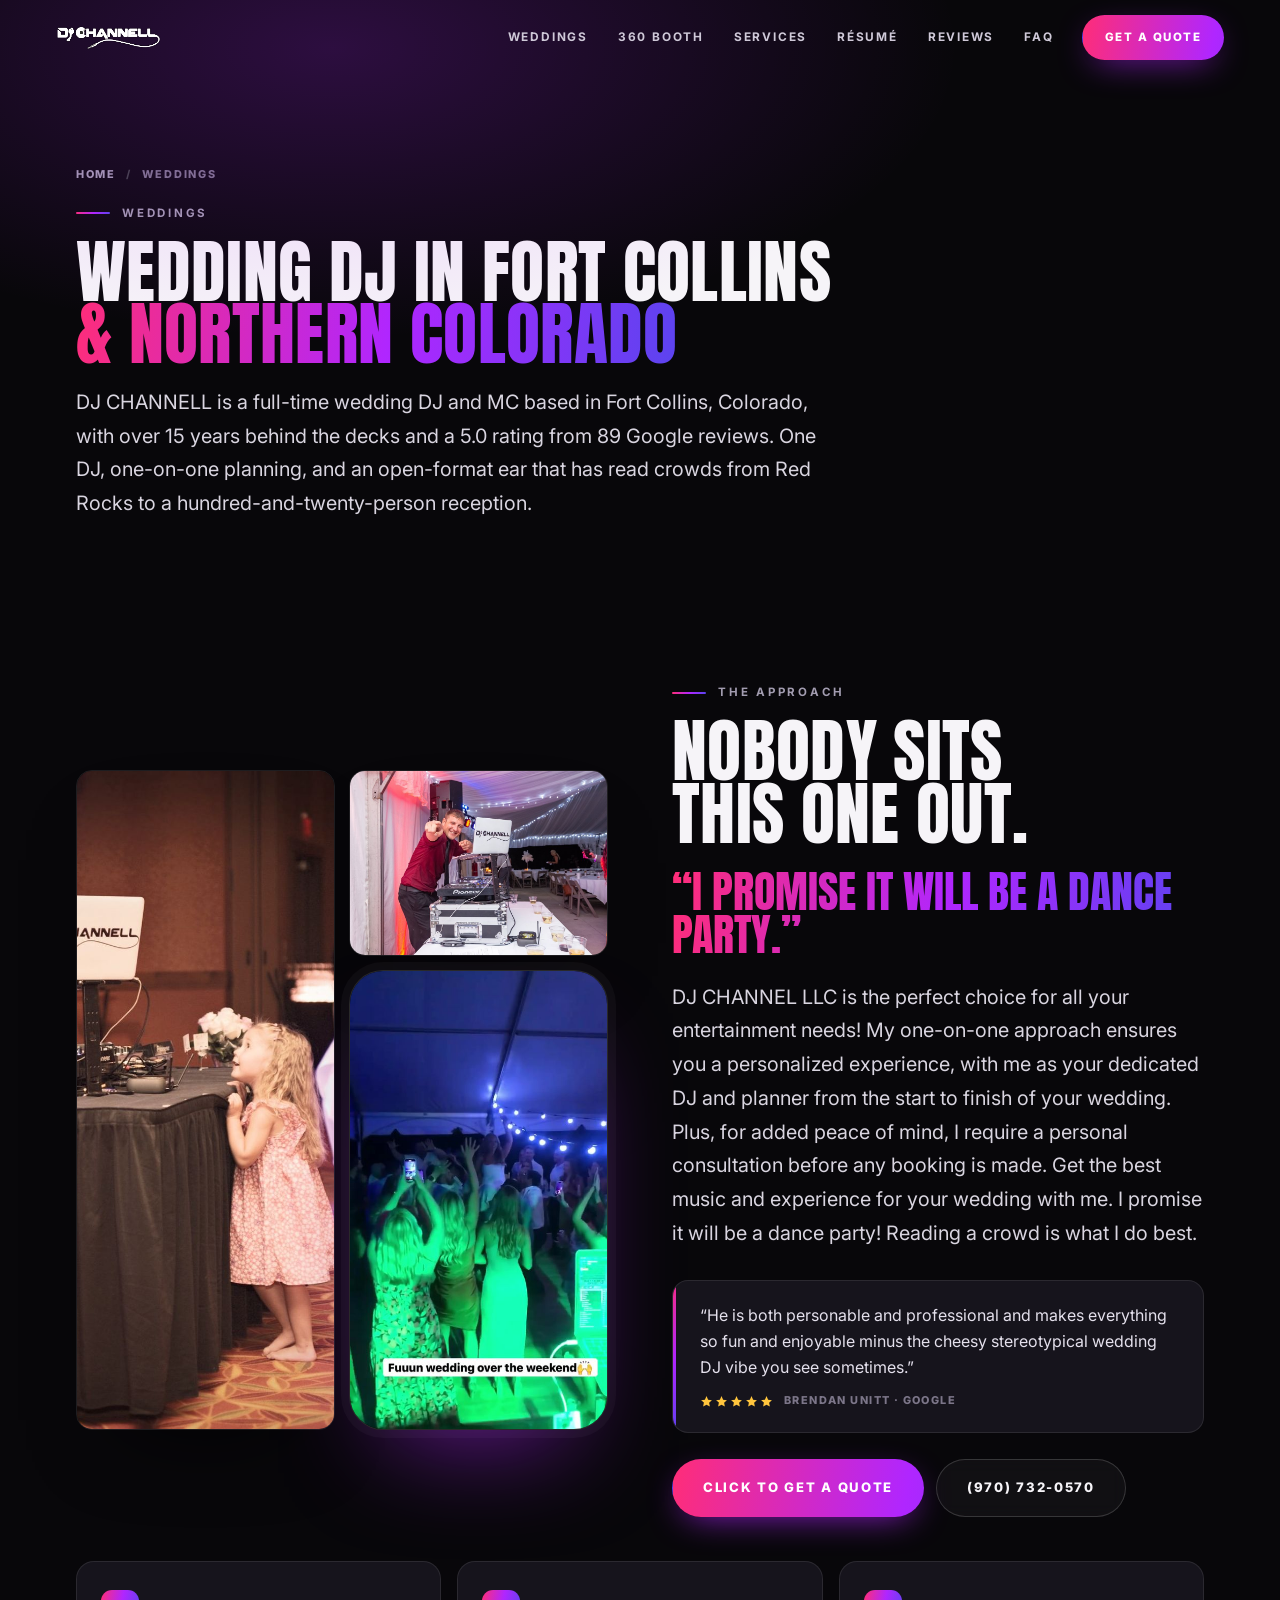
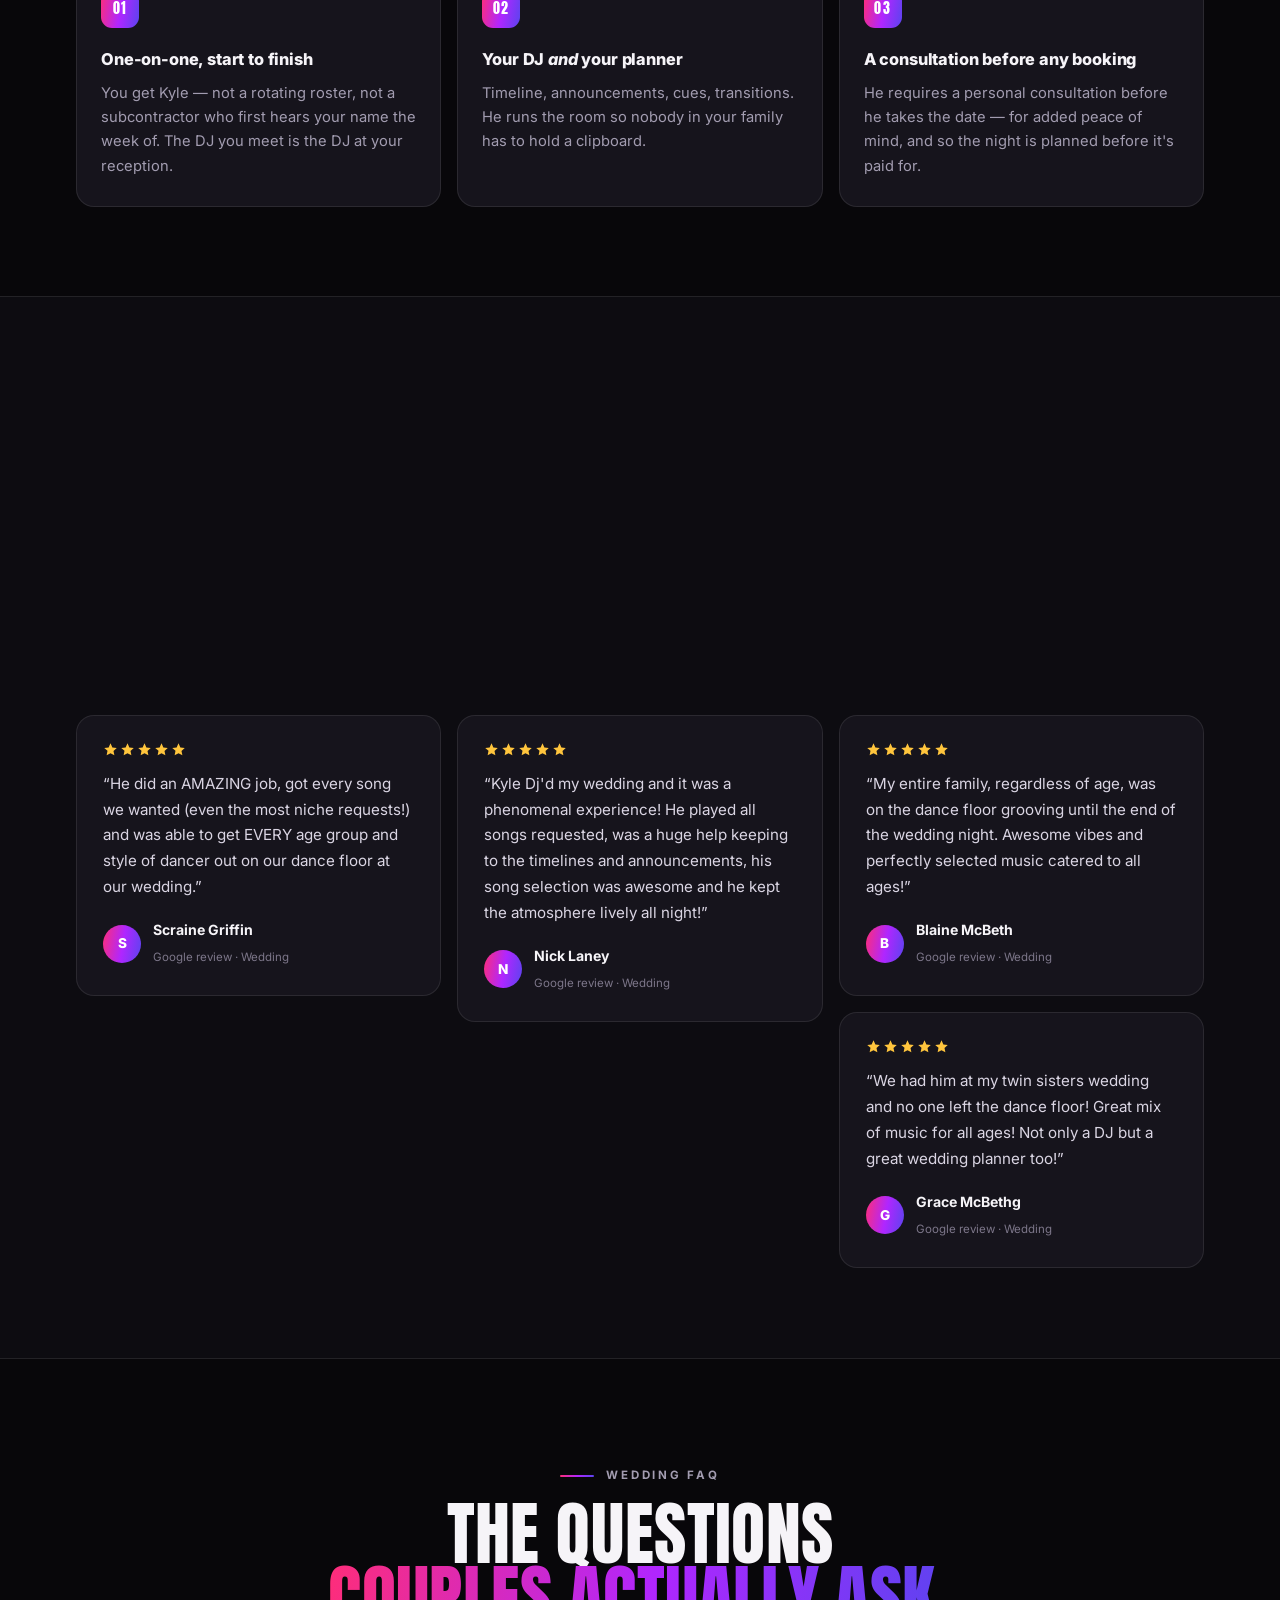
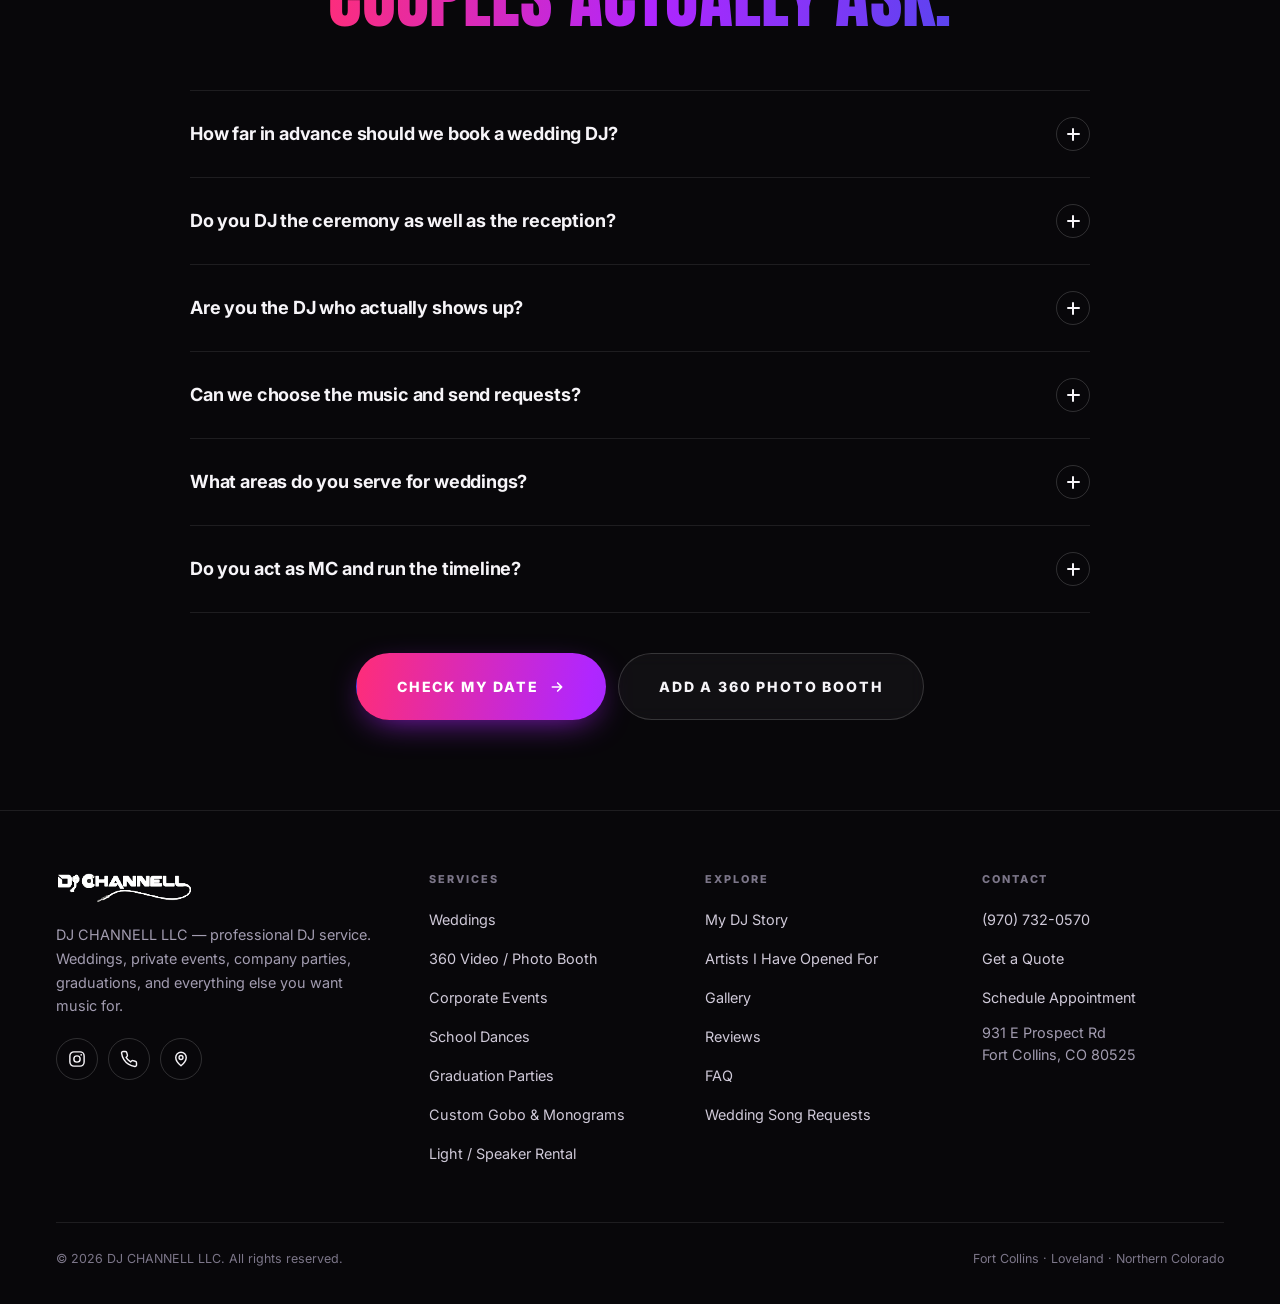
<file: weddings.html>
<!DOCTYPE html>
<html lang="en">
<head>
<meta charset="utf-8">
<meta name="viewport" content="width=device-width, initial-scale=1">
<title>Wedding DJ Fort Collins &amp; Northern Colorado | DJ CHANNELL</title>
<meta name="description" content="Wedding DJ in Fort Collins, Loveland and Northern Colorado. One DJ, one-on-one planning, open format. 5.0 stars from 89 Google reviews. Get a quote.">
<link rel="canonical" href="https://www.djchannell.com/weddings">
<meta name="robots" content="index, follow, max-image-preview:large, max-snippet:-1, max-video-preview:-1">

<meta property="og:type" content="website">
<meta property="og:site_name" content="DJ CHANNELL">
<meta property="og:url" content="https://dj-channel.vercel.app/weddings">
<meta property="og:title" content="DJ CHANNELL — Wedding DJ in Fort Collins &amp; Northern Colorado">
<meta property="og:description" content="Wedding DJ in Fort Collins, Loveland and Northern Colorado. One DJ, one-on-one planning, open format. 5.0 stars from 89 Google reviews.">
<meta property="og:image" content="https://dj-channel.vercel.app/assets/img/og-cover.jpg">
<meta property="og:image:width" content="1200">
<meta property="og:image:height" content="630">
<meta property="og:image:type" content="image/jpeg">
<meta property="og:locale" content="en_US">
<meta name="twitter:card" content="summary_large_image">
<meta name="twitter:image" content="https://dj-channel.vercel.app/assets/img/og-cover.jpg">
<meta name="twitter:title" content="DJ CHANNELL — Wedding DJ in Fort Collins &amp; Northern Colorado">
<meta name="twitter:description" content="Wedding DJ in Fort Collins, Loveland and Northern Colorado. One DJ, one-on-one planning, open format. 5.0 stars from 89 Google reviews.">
<meta name="theme-color" content="#08070A">
<meta name="geo.region" content="US-CO">
<meta name="geo.placename" content="Fort Collins, Colorado">
<meta name="geo.position" content="40.5658884;-105.0592347">
<meta name="ICBM" content="40.5658884, -105.0592347">

<link rel="preconnect" href="https://fonts.googleapis.com">
<link rel="preconnect" href="https://fonts.gstatic.com" crossorigin>
<link href="https://fonts.googleapis.com/css2?family=Anton&family=Inter:wght@400;600;700;800&display=swap" rel="stylesheet">
<link rel="stylesheet" href="assets/css/site.css?v=907752cd">
<link rel="icon" href="data:image/svg+xml,%3Csvg xmlns='http://www.w3.org/2000/svg' viewBox='0 0 100 100'%3E%3Ccircle cx='50' cy='50' r='48' fill='%2308070A'/%3E%3Ccircle cx='50' cy='50' r='34' fill='none' stroke='%23B026FF' stroke-width='3'/%3E%3Ccircle cx='50' cy='50' r='22' fill='none' stroke='%23FF2D78' stroke-width='3'/%3E%3Ccircle cx='50' cy='50' r='7' fill='%23FF2D78'/%3E%3C/svg%3E">

<script type="application/ld+json">{"@context": "https://schema.org", "@type": "BreadcrumbList", "itemListElement": [{"@type": "ListItem", "position": 1, "name": "Home", "item": "https://www.djchannell.com/"}, {"@type": "ListItem", "position": 2, "name": "Weddings", "item": "https://www.djchannell.com/weddings"}]}</script>
<script type="application/ld+json">{"@context": "https://schema.org", "@type": "Service", "serviceType": "Wedding DJ", "name": "Wedding DJ services by DJ CHANNELL", "description": "Full-time, single-operator wedding DJ and MC serving Fort Collins, Loveland and Northern Colorado. One-on-one planning, open-format music, ceremony through reception.", "provider": {"@type": "LocalBusiness", "name": "DJ CHANNELL LLC", "telephone": "+1-970-732-0570", "address": {"@type": "PostalAddress", "streetAddress": "931 E Prospect Rd", "addressLocality": "Fort Collins", "addressRegion": "CO", "postalCode": "80525", "addressCountry": "US"}, "aggregateRating": {"@type": "AggregateRating", "ratingValue": "5.0", "reviewCount": "89"}}, "areaServed": [{"@type": "City", "name": "Fort Collins"}, {"@type": "City", "name": "Loveland"}, {"@type": "City", "name": "Greeley"}, {"@type": "City", "name": "Windsor"}, {"@type": "City", "name": "Estes Park"}, {"@type": "AdministrativeArea", "name": "Northern Colorado"}], "url": "https://www.djchannell.com/weddings"}</script>
<script type="application/ld+json">{"@context": "https://schema.org", "@type": "FAQPage", "mainEntity": [{"@type": "Question", "name": "How far in advance should we book a wedding DJ?", "acceptedAnswer": {"@type": "Answer", "text": "Most couples book six to twelve months out, and Saturdays in June through September go first. A reviewer put it plainly: “He books up quickly so be sure to give plenty of time and he will be happy to fit you in!!” A personal consultation is required before any booking is made, so start with a quote request and he will set that up."}}, {"@type": "Question", "name": "Do you DJ the ceremony as well as the reception?", "acceptedAnswer": {"@type": "Answer", "text": "Yes. Ceremony sound, cocktail hour, dinner and reception can all run off one setup with one DJ, which is the point of the one-on-one approach — the person who planned your timeline is the person running it."}}, {"@type": "Question", "name": "Are you the DJ who actually shows up?", "acceptedAnswer": {"@type": "Answer", "text": "Yes. DJ CHANNELL is a full-time, single-operator DJ service. There is no rotating roster and no subcontractor — the DJ you consult with is the DJ at your reception."}}, {"@type": "Question", "name": "Can we choose the music and send requests?", "acceptedAnswer": {"@type": "Answer", "text": "Yes. Booked couples send must-plays and do-not-plays ahead of time through the song request form, and guests can walk up on the night. Open format means he can move between hip hop, country, Motown, house and Top 40 in whatever order the floor is asking for."}}, {"@type": "Question", "name": "What areas do you serve for weddings?", "acceptedAnswer": {"@type": "Answer", "text": "Based in Fort Collins, Colorado, and regularly working Loveland, Greeley, Windsor, Estes Park, and the rest of Northern Colorado, plus Denver and the mountain towns. Ask about anywhere else — travel is usually workable."}}, {"@type": "Question", "name": "Do you act as MC and run the timeline?", "acceptedAnswer": {"@type": "Answer", "text": "Yes. Introductions, announcements, cues and transitions are part of the job. As one review put it, “he acted as a behind the scenes director to make sure everything before, during, and after the wedding ran as smooth as possible and followed the timeline we provided to him.”"}}]}</script>
</head>
<body>

<header class="nav">
  <div class="wrap wrap--wide nav__inner">
    <a class="nav__logo" href="index.html" aria-label="DJ CHANNELL — home">
      <img src="assets/img/logo.png" alt="DJ CHANNELL">
    </a>
    <nav class="nav__links" aria-label="Primary">
      <a href="weddings">Weddings</a>
      <a href="360-photo-booth">360 Booth</a>
      <a href="index.html#services">Services</a>
      <a href="index.html#resume">Résumé</a>
      <a href="index.html#reviews">Reviews</a>
      <a href="index.html#faq">FAQ</a>
    </nav>
    <a class="btn btn--primary btn--sm nav__cta" href="index.html#book">Get a Quote</a>
    <button class="nav__burger" aria-label="Menu" aria-expanded="false"><span></span><span></span><span></span></button>
  </div>
</header>

<div class="drawer" role="dialog" aria-label="Menu">
  <a href="weddings">Weddings</a>
  <a href="360-photo-booth">360 Booth</a>
  <a href="index.html#services">Services</a>
  <a href="index.html#resume">Résumé</a>
  <a href="index.html#gallery">Gallery</a>
  <a href="index.html#reviews">Reviews</a>
  <a href="index.html#faq">FAQ</a>
  <div class="drawer__foot">
    <a class="btn btn--primary" href="index.html#book">Get a Quote</a>
    <a class="btn btn--ghost" href="tel:+19707320570">(970) 732-0570</a>
  </div>
</div>


<main>

<section class="page-head">
  <div class="wrap">
    <nav class="crumbs" aria-label="Breadcrumb">
      <a href="index.html">Home</a><span aria-hidden="true">/</span><span>Weddings</span>
    </nav>
    <p class="eyebrow">Weddings</p>
    <h1 class="display h2" style="margin-bottom:20px">Wedding DJ in Fort&nbsp;Collins<br><span class="grad-text">&amp; Northern Colorado</span></h1>
    <p class="lead" style="max-width:62ch">
      DJ CHANNELL is a full-time wedding DJ and MC based in Fort Collins, Colorado, with over 15 years behind the
      decks and a 5.0 rating from 89 Google reviews. One DJ, one-on-one planning, and an open-format ear that has
      read crowds from Red Rocks to a hundred-and-twenty-person reception.
    </p>
  </div>
</section>


<section class="pad-sm">
  <div class="wrap">
    <div class="split">
      <div class="split__media rv">
        <div class="figure--stack">
          <div class="figure"><img src="assets/img/wedding-flowergirl.jpg" alt="DJ CHANNELL taking a song request from a flower girl at a Fort Collins wedding reception" style="height:100%" width="1600" height="1224"></div>
          <div class="figure"><img src="assets/img/wedding-tent.jpg" alt="DJ CHANNELL set up under a wedding reception tent in Northern Colorado" width="960" height="685"></div>
          <div class="phone phone--wed">
            <video src="assets/video/booth-vertical.mp4" poster="assets/img/poster-booth.jpg" muted loop playsinline autoplay preload="metadata" aria-label="A Northern Colorado wedding reception dance floor"></video>
          </div>
        </div>
      </div>
      <div>
        <p class="eyebrow rv">The approach</p>
        <h2 class="display h2 rv" style="margin-bottom:24px">Nobody sits<br>this one out.</h2>
        <blockquote class="pullquote grad-text rv rv-d1" style="margin-bottom:24px">“I promise it will be a dance party.”</blockquote>
        <p class="lead rv rv-d2">
          DJ CHANNEL LLC is the perfect choice for all your entertainment needs! My one-on-one approach ensures
          you a personalized experience, with me as your dedicated DJ and planner from the start to finish of your
          wedding. Plus, for added peace of mind, I require a personal consultation before any booking is made.
          Get the best music and experience for your wedding with me. I promise it will be a dance party!
          Reading a crowd is what I do best.
        </p>
        <blockquote class="qinline rv rv-d3">
          <p>“He is both personable and professional and makes everything so fun and enjoyable minus the cheesy stereotypical wedding DJ vibe you see sometimes.”</p>
          <footer><span class="rev__stars" aria-label="5 out of 5"><svg width="15" height="15" viewBox="0 0 24 24" fill="currentColor"><path d="M12 2l3 6.6 7 .9-5.2 4.8 1.4 7-6.2-3.4L5.8 21l1.4-7L2 9.5l7-.9z"/></svg><svg width="15" height="15" viewBox="0 0 24 24" fill="currentColor"><path d="M12 2l3 6.6 7 .9-5.2 4.8 1.4 7-6.2-3.4L5.8 21l1.4-7L2 9.5l7-.9z"/></svg><svg width="15" height="15" viewBox="0 0 24 24" fill="currentColor"><path d="M12 2l3 6.6 7 .9-5.2 4.8 1.4 7-6.2-3.4L5.8 21l1.4-7L2 9.5l7-.9z"/></svg><svg width="15" height="15" viewBox="0 0 24 24" fill="currentColor"><path d="M12 2l3 6.6 7 .9-5.2 4.8 1.4 7-6.2-3.4L5.8 21l1.4-7L2 9.5l7-.9z"/></svg><svg width="15" height="15" viewBox="0 0 24 24" fill="currentColor"><path d="M12 2l3 6.6 7 .9-5.2 4.8 1.4 7-6.2-3.4L5.8 21l1.4-7L2 9.5l7-.9z"/></svg></span><cite>Brendan Unitt · Google</cite></footer>
        </blockquote>
        <div class="rv rv-d3" style="display:flex;flex-wrap:wrap;gap:12px;margin-top:26px">
          <a class="btn btn--primary" href="index.html#book">Click to Get a Quote</a>
          <a class="btn btn--ghost" href="tel:+19707320570">(970) 732-0570</a>
        </div>
      </div>
    </div>

    <div class="reasons">
      <div class="reason rv"><div class="reason__n">01</div><h4>One-on-one, start to finish</h4>
        <p>You get Kyle — not a rotating roster, not a subcontractor who first hears your name the week of. The DJ you meet is the DJ at your reception.</p></div>
      <div class="reason rv rv-d1"><div class="reason__n">02</div><h4>Your DJ <em>and</em> your planner</h4>
        <p>Timeline, announcements, cues, transitions. He runs the room so nobody in your family has to hold a clipboard.</p></div>
      <div class="reason rv rv-d2"><div class="reason__n">03</div><h4>A consultation before any booking</h4>
        <p>He requires a personal consultation before he takes the date — for added peace of mind, and so the night is planned before it's paid for.</p></div>
    </div>
  </div>
</section>

<section class="pad-sm" style="background:var(--ink-2);border-block:1px solid var(--line)">
  <div class="wrap">
    <div class="shead shead--center rv">
      <p class="eyebrow eyebrow--center">Why couples pick him</p>
      <h2 class="display h2">A festival DJ<br><span class="grad-text">at your reception.</span></h2>
      <p class="lead">Fifteen years, forty-eight opening slots, and a 5.0 average across 89 Google reviews — brought to a room of a hundred and twenty.</p>
    </div>
    <div class="rgrid rv rv-d1">
      <blockquote class="rev"><div class="rev__stars" aria-label="5 out of 5"><svg width="15" height="15" viewBox="0 0 24 24" fill="currentColor"><path d="M12 2l3 6.6 7 .9-5.2 4.8 1.4 7-6.2-3.4L5.8 21l1.4-7L2 9.5l7-.9z"/></svg><svg width="15" height="15" viewBox="0 0 24 24" fill="currentColor"><path d="M12 2l3 6.6 7 .9-5.2 4.8 1.4 7-6.2-3.4L5.8 21l1.4-7L2 9.5l7-.9z"/></svg><svg width="15" height="15" viewBox="0 0 24 24" fill="currentColor"><path d="M12 2l3 6.6 7 .9-5.2 4.8 1.4 7-6.2-3.4L5.8 21l1.4-7L2 9.5l7-.9z"/></svg><svg width="15" height="15" viewBox="0 0 24 24" fill="currentColor"><path d="M12 2l3 6.6 7 .9-5.2 4.8 1.4 7-6.2-3.4L5.8 21l1.4-7L2 9.5l7-.9z"/></svg><svg width="15" height="15" viewBox="0 0 24 24" fill="currentColor"><path d="M12 2l3 6.6 7 .9-5.2 4.8 1.4 7-6.2-3.4L5.8 21l1.4-7L2 9.5l7-.9z"/></svg></div>
        <p>“He did an AMAZING job, got every song we wanted (even the most niche requests!) and was able to get EVERY age group and style of dancer out on our dance floor at our wedding.”</p>
        <footer><span class="rev__av">S</span><span class="rev__who"><b>Scraine Griffin</b><span>Google review · Wedding</span></span></footer></blockquote>
      <blockquote class="rev"><div class="rev__stars" aria-label="5 out of 5"><svg width="15" height="15" viewBox="0 0 24 24" fill="currentColor"><path d="M12 2l3 6.6 7 .9-5.2 4.8 1.4 7-6.2-3.4L5.8 21l1.4-7L2 9.5l7-.9z"/></svg><svg width="15" height="15" viewBox="0 0 24 24" fill="currentColor"><path d="M12 2l3 6.6 7 .9-5.2 4.8 1.4 7-6.2-3.4L5.8 21l1.4-7L2 9.5l7-.9z"/></svg><svg width="15" height="15" viewBox="0 0 24 24" fill="currentColor"><path d="M12 2l3 6.6 7 .9-5.2 4.8 1.4 7-6.2-3.4L5.8 21l1.4-7L2 9.5l7-.9z"/></svg><svg width="15" height="15" viewBox="0 0 24 24" fill="currentColor"><path d="M12 2l3 6.6 7 .9-5.2 4.8 1.4 7-6.2-3.4L5.8 21l1.4-7L2 9.5l7-.9z"/></svg><svg width="15" height="15" viewBox="0 0 24 24" fill="currentColor"><path d="M12 2l3 6.6 7 .9-5.2 4.8 1.4 7-6.2-3.4L5.8 21l1.4-7L2 9.5l7-.9z"/></svg></div>
        <p>“Kyle Dj'd my wedding and it was a phenomenal experience! He played all songs requested, was a huge help keeping to the timelines and announcements, his song selection was awesome and he kept the atmosphere lively all night!”</p>
        <footer><span class="rev__av">N</span><span class="rev__who"><b>Nick Laney</b><span>Google review · Wedding</span></span></footer></blockquote>
      <blockquote class="rev"><div class="rev__stars" aria-label="5 out of 5"><svg width="15" height="15" viewBox="0 0 24 24" fill="currentColor"><path d="M12 2l3 6.6 7 .9-5.2 4.8 1.4 7-6.2-3.4L5.8 21l1.4-7L2 9.5l7-.9z"/></svg><svg width="15" height="15" viewBox="0 0 24 24" fill="currentColor"><path d="M12 2l3 6.6 7 .9-5.2 4.8 1.4 7-6.2-3.4L5.8 21l1.4-7L2 9.5l7-.9z"/></svg><svg width="15" height="15" viewBox="0 0 24 24" fill="currentColor"><path d="M12 2l3 6.6 7 .9-5.2 4.8 1.4 7-6.2-3.4L5.8 21l1.4-7L2 9.5l7-.9z"/></svg><svg width="15" height="15" viewBox="0 0 24 24" fill="currentColor"><path d="M12 2l3 6.6 7 .9-5.2 4.8 1.4 7-6.2-3.4L5.8 21l1.4-7L2 9.5l7-.9z"/></svg><svg width="15" height="15" viewBox="0 0 24 24" fill="currentColor"><path d="M12 2l3 6.6 7 .9-5.2 4.8 1.4 7-6.2-3.4L5.8 21l1.4-7L2 9.5l7-.9z"/></svg></div>
        <p>“My entire family, regardless of age, was on the dance floor grooving until the end of the wedding night. Awesome vibes and perfectly selected music catered to all ages!”</p>
        <footer><span class="rev__av">B</span><span class="rev__who"><b>Blaine McBeth</b><span>Google review · Wedding</span></span></footer></blockquote>
      <blockquote class="rev"><div class="rev__stars" aria-label="5 out of 5"><svg width="15" height="15" viewBox="0 0 24 24" fill="currentColor"><path d="M12 2l3 6.6 7 .9-5.2 4.8 1.4 7-6.2-3.4L5.8 21l1.4-7L2 9.5l7-.9z"/></svg><svg width="15" height="15" viewBox="0 0 24 24" fill="currentColor"><path d="M12 2l3 6.6 7 .9-5.2 4.8 1.4 7-6.2-3.4L5.8 21l1.4-7L2 9.5l7-.9z"/></svg><svg width="15" height="15" viewBox="0 0 24 24" fill="currentColor"><path d="M12 2l3 6.6 7 .9-5.2 4.8 1.4 7-6.2-3.4L5.8 21l1.4-7L2 9.5l7-.9z"/></svg><svg width="15" height="15" viewBox="0 0 24 24" fill="currentColor"><path d="M12 2l3 6.6 7 .9-5.2 4.8 1.4 7-6.2-3.4L5.8 21l1.4-7L2 9.5l7-.9z"/></svg><svg width="15" height="15" viewBox="0 0 24 24" fill="currentColor"><path d="M12 2l3 6.6 7 .9-5.2 4.8 1.4 7-6.2-3.4L5.8 21l1.4-7L2 9.5l7-.9z"/></svg></div>
        <p>“We had him at my twin sisters wedding and no one left the dance floor! Great mix of music for all ages! Not only a DJ but a great wedding planner too!”</p>
        <footer><span class="rev__av">G</span><span class="rev__who"><b>Grace McBethg</b><span>Google review · Wedding</span></span></footer></blockquote>
    </div>
  </div>
</section>

<section class="pad-sm">
  <div class="wrap">
    <div class="shead shead--center rv">
      <p class="eyebrow eyebrow--center">Wedding FAQ</p>
      <h2 class="display h2">The questions<br><span class="grad-text">couples actually ask.</span></h2>
    </div>
    <div class="faq rv rv-d1" data-acc-group>
      <div class="acc">
        <button class="acc__q" aria-expanded="false">How far in advance should we book a wedding DJ?<span class="acc__icon" aria-hidden="true"></span></button>
        <div class="acc__a"><div><p>Most couples book six to twelve months out, and Saturdays in June through September go first. A reviewer put it plainly: “He books up quickly so be sure to give plenty of time and he will be happy to fit you in!!”</p><p>A personal consultation is required before any booking is made, so start with a quote request and he will set that up.</p></div></div>
      </div>
      <div class="acc">
        <button class="acc__q" aria-expanded="false">Do you DJ the ceremony as well as the reception?<span class="acc__icon" aria-hidden="true"></span></button>
        <div class="acc__a"><div><p>Yes. Ceremony sound, cocktail hour, dinner and reception can all run off one setup with one DJ, which is the point of the one-on-one approach — the person who planned your timeline is the person running it.</p></div></div>
      </div>
      <div class="acc">
        <button class="acc__q" aria-expanded="false">Are you the DJ who actually shows up?<span class="acc__icon" aria-hidden="true"></span></button>
        <div class="acc__a"><div><p>Yes. DJ CHANNELL is a full-time, single-operator DJ service. There is no rotating roster and no subcontractor — the DJ you consult with is the DJ at your reception.</p></div></div>
      </div>
      <div class="acc">
        <button class="acc__q" aria-expanded="false">Can we choose the music and send requests?<span class="acc__icon" aria-hidden="true"></span></button>
        <div class="acc__a"><div><p>Yes. Booked couples send must-plays and do-not-plays ahead of time through the <a href="song-requests" style="color:var(--violet);font-weight:700">song request form</a>, and guests can walk up on the night. Open format means he can move between hip hop, country, Motown, house and Top 40 in whatever order the floor is asking for.</p></div></div>
      </div>
      <div class="acc">
        <button class="acc__q" aria-expanded="false">What areas do you serve for weddings?<span class="acc__icon" aria-hidden="true"></span></button>
        <div class="acc__a"><div><p>Based in Fort Collins, Colorado, and regularly working Loveland, Greeley, Windsor, Estes Park, and the rest of Northern Colorado, plus Denver and the mountain towns. Ask about anywhere else — travel is usually workable.</p></div></div>
      </div>
      <div class="acc">
        <button class="acc__q" aria-expanded="false">Do you act as MC and run the timeline?<span class="acc__icon" aria-hidden="true"></span></button>
        <div class="acc__a"><div><p>Yes. Introductions, announcements, cues and transitions are part of the job. As one review put it, “he acted as a behind the scenes director to make sure everything before, during, and after the wedding ran as smooth as possible and followed the timeline we provided to him.”</p></div></div>
      </div>
    </div>
    <div class="rv rv-d2" style="text-align:center;margin-top:40px;display:flex;flex-wrap:wrap;gap:12px;justify-content:center">
      <a class="btn btn--primary btn--lg" href="index.html#book">Check My Date <svg viewBox="0 0 24 24" fill="none" stroke="currentColor" stroke-width="2.5" stroke-linecap="round" stroke-linejoin="round"><path d="M5 12h14M13 6l6 6-6 6"/></svg></a>
      <a class="btn btn--ghost btn--lg" href="360-photo-booth">Add a 360 Photo Booth</a>
    </div>
  </div>
</section>


</main>

<!-- ══════════════════════════ FOOTER ══════════════════════════ -->
<footer class="foot">
  <div class="wrap wrap--wide">
    <div class="foot__top">
      <div>
        <img class="foot__logo" src="assets/img/logo.png" alt="DJ CHANNELL">
        <p class="muted" style="font-size:.9rem;max-width:36ch">
          DJ CHANNELL LLC — professional DJ service. Weddings, private events, company parties,
          graduations, and everything else you want music for.
        </p>
        <div class="social" style="margin-top:20px">
          <a href="https://www.instagram.com/djchannell/" target="_blank" rel="noopener" aria-label="Instagram">
            <svg viewBox="0 0 24 24" fill="none" stroke="currentColor" stroke-width="1.9"><rect x="2.5" y="2.5" width="19" height="19" rx="5.4"/><circle cx="12" cy="12" r="4.2"/><circle cx="17.6" cy="6.4" r="1.2" fill="currentColor" stroke="none"/></svg>
          </a>
          <a href="tel:+19707320570" aria-label="Call">
            <svg viewBox="0 0 24 24" fill="none" stroke="currentColor" stroke-width="1.9" stroke-linecap="round" stroke-linejoin="round"><path d="M22 16.9v3a2 2 0 01-2.2 2 19.8 19.8 0 01-8.6-3.1 19.5 19.5 0 01-6-6A19.8 19.8 0 012.1 4.2 2 2 0 014.1 2h3a2 2 0 012 1.7c.1 1 .4 1.9.7 2.8a2 2 0 01-.5 2.1L8.1 9.9a16 16 0 006 6l1.3-1.2a2 2 0 012.1-.5c.9.3 1.8.6 2.8.7a2 2 0 011.7 2z"/></svg>
          </a>
          <a href="https://www.google.com/maps/place/DJ+CHANNELL+LLC/@40.5658884,-105.0592347,17z/data=!4m8!3m7!1s0x87694bcafbbd6c9f:0x2199cf529e7885d0!8m2!3d40.5658884!4d-105.0592347!9m1!1b1!16s%2Fg%2F11gt_vnf9n" target="_blank" rel="noopener" aria-label="Google reviews">
            <svg viewBox="0 0 24 24" fill="none" stroke="currentColor" stroke-width="1.9" stroke-linecap="round" stroke-linejoin="round"><path d="M12 21s7-5.7 7-11a7 7 0 10-14 0c0 5.3 7 11 7 11z"/><circle cx="12" cy="10" r="2.6"/></svg>
          </a>
        </div>
      </div>

      <div>
        <h5>Services</h5>
        <ul>
          <li><a href="weddings">Weddings</a></li>
          <li><a href="360-photo-booth">360 Video / Photo Booth</a></li>
          <li><a href="index.html#services">Corporate Events</a></li>
          <li><a href="index.html#services">School Dances</a></li>
          <li><a href="index.html#services">Graduation Parties</a></li>
          <li><a href="index.html#services">Custom Gobo &amp; Monograms</a></li>
          <li><a href="index.html#services">Light / Speaker Rental</a></li>
        </ul>
      </div>

      <div>
        <h5>Explore</h5>
        <ul>
          <li><a href="index.html#story">My DJ Story</a></li>
          <li><a href="index.html#resume">Artists I Have Opened For</a></li>
          <li><a href="index.html#gallery">Gallery</a></li>
          <li><a href="index.html#reviews">Reviews</a></li>
          <li><a href="index.html#faq">FAQ</a></li>
          <li><a href="song-requests">Wedding Song Requests</a></li>
        </ul>
      </div>

      <div>
        <h5>Contact</h5>
        <ul>
          <li><a href="tel:+19707320570">(970) 732-0570</a></li>
          <li><a href="https://www.honeybook.com/widget/djchannellllc_243216/cf_id/63bf8eb142c19f13a629d2d2" target="_blank" rel="noopener">Get a Quote</a></li>
          <li><a href="https://djchannell.hbportal.co/schedule/63b04b67f13f09002f6725ec" target="_blank" rel="noopener">Schedule Appointment</a></li>
          <li class="muted" style="font-size:.9rem;line-height:1.5">931 E Prospect Rd<br>Fort Collins, CO 80525</li>
        </ul>
      </div>
    </div>

    <div class="foot__bot">
      <span>© <span id="yr">2026</span> DJ CHANNELL LLC. All rights reserved.</span>
      <span>Fort Collins · Loveland · Northern Colorado</span>
    </div>
  </div>
</footer>


<!-- sticky mobile booking bar -->
<div class="bookbar">
  <a class="btn btn--ghost btn--sm" href="tel:+19707320570">Call</a>
  <a class="btn btn--primary btn--sm" href="#book">Check My Date</a>
</div>

<!-- video modal (YouTube loads only on click) -->
<div class="vmodal" role="dialog" aria-label="Video player" aria-modal="true">
  <button class="vmodal__close" aria-label="Close video">✕</button>
  <div class="vmodal__frame"></div>
</div>

<!-- lightbox -->
<div class="lightbox" role="dialog" aria-label="Photo viewer">
  <button class="lightbox__close" aria-label="Close">✕</button>
  <button class="lightbox__nav lightbox__nav--prev" aria-label="Previous">‹</button>
  <img alt="" decoding="async">
  <button class="lightbox__nav lightbox__nav--next" aria-label="Next">›</button>
</div>


<script src="assets/js/site.js?v=cc423c3f"></script>
<script>document.getElementById('yr').textContent=new Date().getFullYear();</script>
</body>
</html>
</file>
<file: assets/css/site.css>
/* ==========================================================================
   DJ CHANNELL — site.css
   Palette sampled from Kyle's own stage-lighting photography.
   ========================================================================== */

:root{
  /* surfaces */
  --ink:        #08070A;
  --ink-2:      #0D0C11;
  --surface:    #16141C;
  --surface-2:  #1E1B27;
  --line:       rgba(255,255,255,.09);
  --line-2:     rgba(255,255,255,.16);

  /* type */
  --text:       #F6F4F8;
  --muted:      #A29CB0;
  --muted-2:    #7C7689;

  /* his lights */
  --violet:     #B026FF;
  --magenta:    #FF2D78;
  --blue:       #5A44EF;
  --gold:       #FFC53D;

  --grad:  linear-gradient(100deg, var(--magenta) 0%, var(--violet) 52%, var(--blue) 100%);
  --grad-r: linear-gradient(100deg, var(--blue) 0%, var(--violet) 48%, var(--magenta) 100%);

  --display: 'Anton', 'Arial Narrow', Impact, sans-serif;
  --body: 'Inter', -apple-system, BlinkMacSystemFont, 'Segoe UI', Helvetica, Arial, sans-serif;

  --wrap: 1240px;
  --gut: clamp(20px, 5vw, 56px);
  --nav-h: 76px;

  --ease: cubic-bezier(.22,.61,.36,1);
}

/* ---------- reset ---------- */
*,*::before,*::after{ box-sizing:border-box; }
html{ -webkit-text-size-adjust:100%; scroll-behavior:smooth; }
body{
  margin:0; background:var(--ink); color:var(--text);
  font-family:var(--body); font-size:17px; line-height:1.65;
  -webkit-font-smoothing:antialiased; -moz-osx-font-smoothing:grayscale;
  overflow-x:hidden;
}
img,video{ max-width:100%; display:block; }
a{ color:inherit; text-decoration:none; }
button{ font:inherit; color:inherit; background:none; border:0; cursor:pointer; }
h1,h2,h3,h4{ margin:0; font-weight:400; }
p{ margin:0 0 1.1em; }
ul{ margin:0; padding:0; list-style:none; }
::selection{ background:var(--violet); color:#fff; }

:focus-visible{ outline:2px solid var(--violet); outline-offset:3px; border-radius:4px; }

/* ---------- layout ---------- */
.wrap{ width:100%; max-width:var(--wrap); margin-inline:auto; padding-inline:var(--gut); }
.wrap--wide{ max-width:1560px; }
section{ position:relative; }
.pad{ padding-block:clamp(72px,10vw,140px); }
.pad-sm{ padding-block:clamp(52px,7vw,92px); }

/* ---------- type ---------- */
.display{
  font-family:var(--display); font-weight:400; line-height:.9;
  letter-spacing:.005em; text-transform:uppercase;
}
.h1{ font-size:clamp(2.9rem, 8.4vw, 7rem); }
.h2{ font-size:clamp(2.15rem, 5.6vw, 4.35rem); }
.h3{ font-size:clamp(1.5rem, 2.6vw, 2.15rem); }

.eyebrow{
  font-size:.72rem; font-weight:700; letter-spacing:.24em; text-transform:uppercase;
  color:var(--muted); margin:0 0 18px; display:flex; align-items:center; gap:12px;
}
.eyebrow::before{
  content:''; width:34px; height:2px; background:var(--grad); flex:none; border-radius:2px;
}
.eyebrow--center{ justify-content:center; }
.eyebrow--plain::before{ display:none; }

.lead{ font-size:clamp(1.05rem,1.55vw,1.28rem); color:#D9D5E0; line-height:1.7; }
.muted{ color:var(--muted); }
.grad-text{
  background:var(--grad); -webkit-background-clip:text; background-clip:text;
  color:transparent; -webkit-text-fill-color:transparent;
}

/* ---------- buttons ---------- */
.btn{
  display:inline-flex; align-items:center; justify-content:center; gap:10px;
  padding:17px 30px; border-radius:999px;
  font-size:.82rem; font-weight:800; letter-spacing:.13em; text-transform:uppercase;
  transition:transform .28s var(--ease), box-shadow .28s var(--ease), background .28s var(--ease), color .2s;
  will-change:transform; white-space:nowrap; border:1.5px solid transparent;
}
.btn svg{ width:16px; height:16px; flex:none; }
.btn--primary{
  background:var(--grad); background-size:180% 100%; color:#fff;
  box-shadow:0 10px 34px -12px rgba(176,38,255,.85), 0 2px 8px rgba(0,0,0,.4);
}
.btn--primary:hover{ transform:translateY(-3px); background-position:100% 0; box-shadow:0 18px 44px -12px rgba(255,45,120,.85); }
.btn--ghost{ border-color:var(--line-2); color:var(--text); backdrop-filter:blur(8px); background:rgba(255,255,255,.04); }
.btn--ghost:hover{ border-color:rgba(255,255,255,.5); background:rgba(255,255,255,.09); transform:translateY(-3px); }
.btn--sm{ padding:12px 22px; font-size:.72rem; }
.btn--lg{ padding:21px 40px; font-size:.88rem; }
.btn--block{ width:100%; }

/* ==========================================================================
   NAV
   ========================================================================== */
.nav{
  position:fixed; inset:0 0 auto 0; z-index:90; height:var(--nav-h);
  display:flex; align-items:center;
  transition:background .4s var(--ease), backdrop-filter .4s, border-color .4s, height .4s var(--ease);
  border-bottom:1px solid transparent;
}
.nav.is-stuck{
  background:rgba(8,7,10,.86); backdrop-filter:blur(18px) saturate(1.4);
  border-bottom-color:var(--line); height:66px;
}
.nav__inner{ display:flex; align-items:center; gap:28px; width:100%; }
.nav__logo{ flex:none; display:block; }
.nav__logo img{ height:26px; width:auto; filter:invert(1) brightness(1.9); transition:height .4s var(--ease); }
.nav.is-stuck .nav__logo img{ height:23px; }
.nav__links{ display:flex; gap:30px; margin-left:auto; align-items:center; }
.nav__links a{
  font-size:.74rem; font-weight:700; letter-spacing:.15em; text-transform:uppercase;
  color:#CFC9D8; position:relative; padding-block:6px; transition:color .25s;
}
.nav__links a::after{
  content:''; position:absolute; left:0; right:100%; bottom:0; height:2px;
  background:var(--grad); border-radius:2px; transition:right .35s var(--ease);
}
.nav__links a:hover{ color:#fff; }
.nav__links a:hover::after{ right:0; }
.nav__cta{ flex:none; }
.nav__burger{
  display:none; width:44px; height:44px; margin-left:auto; position:relative; flex:none;
  border-radius:12px; border:1px solid var(--line-2);
}
.nav__burger span{
  position:absolute; left:12px; right:12px; height:2px; background:var(--text);
  border-radius:2px; transition:transform .35s var(--ease), opacity .2s;
}
.nav__burger span:nth-child(1){ top:15px; }
.nav__burger span:nth-child(2){ top:21px; }
.nav__burger span:nth-child(3){ top:27px; }
body.menu-open .nav__burger span:nth-child(1){ transform:translateY(6px) rotate(45deg); }
body.menu-open .nav__burger span:nth-child(2){ opacity:0; }
body.menu-open .nav__burger span:nth-child(3){ transform:translateY(-6px) rotate(-45deg); }

.drawer{
  position:fixed; inset:0; z-index:80; background:var(--ink);
  display:flex; flex-direction:column; justify-content:center; gap:6px;
  padding:var(--nav-h) var(--gut) 40px;
  opacity:0; visibility:hidden; transition:opacity .35s var(--ease), visibility .35s;
}
body.menu-open .drawer{ opacity:1; visibility:visible; }
.drawer a{
  font-family:var(--display); text-transform:uppercase; font-size:clamp(2rem,9vw,3rem);
  line-height:1.15; color:var(--text); opacity:.55; transition:opacity .25s, transform .35s var(--ease);
  transform:translateY(14px);
}
body.menu-open .drawer a{ transform:none; opacity:.9; }
.drawer a:hover{ opacity:1; color:var(--violet); }
.drawer__foot{ margin-top:34px; display:flex; flex-wrap:wrap; gap:12px; }

/* ==========================================================================
   HERO
   ========================================================================== */
.hero{
  position:relative; min-height:100svh; display:flex; align-items:flex-end;
  padding-top:var(--nav-h); overflow:hidden; isolation:isolate;
}
.hero__media{ position:absolute; inset:0; z-index:-2; }
.hero__media img,.hero__media video{
  width:100%; height:100%; object-fit:cover; object-position:center 42%;
}
.hero__media video{ position:absolute; inset:0; opacity:0; transition:opacity 1.1s ease; }
.hero__media video.is-ready{ opacity:1; }
.hero__scrim{
  position:absolute; inset:0; z-index:-1;
  background:
    linear-gradient(95deg, rgba(8,7,10,.9) 0%, rgba(8,7,10,.66) 34%, rgba(8,7,10,.12) 66%, transparent 100%),
    radial-gradient(120% 85% at 18% 88%, rgba(176,38,255,.34), transparent 62%),
    radial-gradient(95% 70% at 88% 12%, rgba(255,45,120,.22), transparent 60%),
    linear-gradient(180deg, rgba(8,7,10,.78) 0%, rgba(8,7,10,.32) 34%, rgba(8,7,10,.86) 78%, var(--ink) 100%);
}
.hero__grain{
  position:absolute; inset:0; z-index:-1; opacity:.32; pointer-events:none;
  background-image:url("data:image/svg+xml,%3Csvg xmlns='http://www.w3.org/2000/svg' width='180' height='180'%3E%3Cfilter id='n'%3E%3CfeTurbulence type='fractalNoise' baseFrequency='.85' numOctaves='3'/%3E%3C/filter%3E%3Crect width='180' height='180' filter='url(%23n)' opacity='.45'/%3E%3C/svg%3E");
  mix-blend-mode:overlay;
}
.hero__inner{ width:100%; padding-bottom:clamp(28px,5vh,54px); }
.hero__eyebrow{
  display:inline-flex; align-items:center; gap:10px; margin-bottom:20px;
  padding:8px 16px 8px 12px; border-radius:999px;
  border:1px solid rgba(255,255,255,.18); background:rgba(8,7,10,.42); backdrop-filter:blur(10px);
  font-size:.68rem; font-weight:700; letter-spacing:.16em; text-transform:uppercase; color:#E6E2ED;
}
.hero__eyebrow .dot{
  width:7px; height:7px; border-radius:50%; background:#2BD97B; flex:none;
  box-shadow:0 0 0 0 rgba(43,217,123,.7); animation:pulse 2.4s infinite;
}
@keyframes pulse{ 70%{ box-shadow:0 0 0 9px rgba(43,217,123,0);} 100%{ box-shadow:0 0 0 0 rgba(43,217,123,0);} }

.hero h1{ max-width:15ch; margin-bottom:22px; text-shadow:0 6px 40px rgba(0,0,0,.55); }
.hero h1 .ln{ display:block; overflow:hidden; }
.hero h1 .ln > span{ display:block; transform:translateY(105%); animation:riseIn .95s var(--ease) forwards; }
.hero h1 .ln:nth-child(1) > span{ animation-delay:.12s; }
.hero h1 .ln:nth-child(2) > span{ animation-delay:.22s; }
.hero h1 .ln:nth-child(3) > span{ animation-delay:.32s; }
@keyframes riseIn{ to{ transform:none; } }

.hero__sub{
  font-size:clamp(1.08rem,2vw,1.42rem); color:#EAE6F0; max-width:46ch; margin-bottom:32px;
  opacity:0; animation:fadeUp .9s var(--ease) .5s forwards;
}
.hero__sub cite{ font-style:normal; color:var(--muted); font-size:.78em; letter-spacing:.1em; text-transform:uppercase; display:block; margin-top:8px; font-weight:700; }
@keyframes fadeUp{ from{ opacity:0; transform:translateY(20px);} to{ opacity:1; transform:none;} }

.hero__cta{ display:flex; flex-wrap:wrap; gap:14px; margin-bottom:38px; opacity:0; animation:fadeUp .9s var(--ease) .62s forwards; }

.hero__trust{
  display:flex; flex-wrap:wrap; align-items:center; gap:14px 30px;
  padding-top:24px; border-top:1px solid rgba(255,255,255,.14);
  opacity:0; animation:fadeUp .9s var(--ease) .74s forwards;
}
.trust{ display:flex; align-items:center; gap:10px; font-size:.79rem; letter-spacing:.03em; color:#D6D1DE; }
.trust b{ color:#fff; font-weight:800; }
.trust__stars{ display:flex; gap:2px; color:var(--gold); }
.trust__stars svg{ width:15px; height:15px; }
.trust__div{ width:1px; height:22px; background:var(--line-2); }

.scrollcue{
  position:absolute; right:var(--gut); bottom:34px; z-index:2;
  writing-mode:vertical-rl; font-size:.62rem; letter-spacing:.3em; text-transform:uppercase;
  color:var(--muted); display:flex; align-items:center; gap:12px;
}
.scrollcue::after{ content:''; width:1px; height:56px; background:linear-gradient(var(--violet),transparent); animation:cue 2.2s infinite; }
@keyframes cue{ 0%,100%{ transform:scaleY(.35); transform-origin:top; opacity:.4;} 50%{ transform:scaleY(1); opacity:1;} }

/* ==========================================================================
   MARQUEE
   ========================================================================== */
.marquee{
  border-block:1px solid var(--line); background:var(--ink-2);
  padding-block:22px; overflow:hidden; position:relative;
}
.marquee::before,.marquee::after{
  content:''; position:absolute; top:0; bottom:0; width:14vw; z-index:2; pointer-events:none;
}
.marquee::before{ left:0; background:linear-gradient(90deg,var(--ink-2),transparent); }
.marquee::after{ right:0; background:linear-gradient(270deg,var(--ink-2),transparent); }
.marquee__track{ display:flex; width:max-content; animation:slide 42s linear infinite; }
.marquee:hover .marquee__track{ animation-play-state:paused; }
@keyframes slide{ to{ transform:translateX(-50%); } }
.marquee__set{ display:flex; align-items:center; flex:none; }
.marquee__item{
  font-family:var(--display); text-transform:uppercase; font-size:clamp(1.15rem,2.1vw,1.85rem);
  color:#E9E5F0; padding-inline:clamp(18px,2.4vw,34px); letter-spacing:.02em; white-space:nowrap;
  display:flex; align-items:center; gap:clamp(18px,2.4vw,34px);
}
.marquee__item::after{ content:''; width:7px; height:7px; border-radius:50%; background:var(--grad); flex:none; }

/* ==========================================================================
   SECTION HEADS
   ========================================================================== */
.shead{ margin-bottom:clamp(38px,5vw,62px); max-width:62ch; }
.shead--center{ margin-inline:auto; text-align:center; }
.shead p{ margin-top:18px; }

/* ==========================================================================
   ABOUT / MY SERVICES
   ========================================================================== */
.about{ background:var(--ink); }
.about__grid{ display:grid; grid-template-columns:.92fr 1.08fr; gap:clamp(34px,5vw,72px); align-items:center; }
.about__figure{ position:relative; display:flex; flex-direction:column; gap:14px; }
.about__duo{ display:grid; grid-template-columns:1fr 1fr; gap:14px; }
.about__duo figure{ margin:0; border-radius:16px; overflow:hidden; border:1px solid var(--line); position:relative; }
.about__duo img{ width:100%; aspect-ratio:1/1; object-fit:cover; transition:transform .8s var(--ease); }
.about__duo figure:hover img{ transform:scale(1.06); }
.about__duo figcaption{
  position:absolute; inset:auto 0 0 0; padding:22px 12px 10px; font-size:.6rem;
  letter-spacing:.14em; text-transform:uppercase; font-weight:800; color:#EFEBF5;
  background:linear-gradient(transparent, rgba(8,7,10,.92));
}
.about__figure .glow{
  position:absolute; inset:-14% -8%; z-index:0; border-radius:50%;
  background:radial-gradient(circle at 50% 55%, rgba(176,38,255,.42), rgba(255,45,120,.16) 42%, transparent 68%);
  filter:blur(38px);
}
.about__portrait{
  position:relative; z-index:1; width:100%; border-radius:20px;
  background:linear-gradient(170deg,#131118,#0A090D);
  border:1px solid var(--line); overflow:hidden;
}
.about__portrait img{ width:100%; mix-blend-mode:screen; }
.about__wordmark{ width:min(330px,72%); margin-bottom:26px; filter:invert(1) brightness(2); }

.stats{ display:grid; grid-template-columns:repeat(3,1fr); gap:14px; margin-top:0; }
.stat{
  padding:20px 14px; border-radius:16px; background:var(--surface);
  border:1px solid var(--line); position:relative; overflow:hidden;
}
.stat::before{ content:''; position:absolute; inset:0 0 auto 0; height:2px; background:var(--grad); }
.stat b{ display:block; font-family:var(--display); font-size:clamp(1.6rem,2.6vw,2.25rem); line-height:1; letter-spacing:.01em; white-space:nowrap; }
.stat span{ display:block; margin-top:8px; font-size:.62rem; font-weight:700; letter-spacing:.12em; text-transform:uppercase; color:var(--muted); white-space:nowrap; }
.stat .star{ color:var(--gold); }

/* ==========================================================================
   SERVICES GRID
   ========================================================================== */
.svc{ background:var(--ink-2); }
.svc__grid{ display:grid; grid-template-columns:repeat(12,1fr); gap:16px; }
.card{
  position:relative; overflow:hidden; border-radius:20px; border:1px solid var(--line);
  background:var(--surface); min-height:280px; display:flex; flex-direction:column; justify-content:flex-end;
  padding:26px; isolation:isolate;
  transition:transform .5s var(--ease), border-color .4s;
}
.card:hover{ transform:translateY(-6px); border-color:rgba(255,255,255,.28); }
.card__img{ position:absolute; inset:0; z-index:-2; }
.card__img img{ width:100%; height:100%; object-fit:cover; transition:transform 1.1s var(--ease), filter .6s; filter:saturate(.85); }
.card:hover .card__img img{ transform:scale(1.07); filter:saturate(1.15); }
.card::after{
  content:''; position:absolute; inset:0; z-index:-1;
  background:linear-gradient(175deg, rgba(8,7,10,.15) 0%, rgba(8,7,10,.6) 48%, rgba(8,7,10,.94) 100%);
  transition:opacity .5s;
}
.card h3{ font-family:var(--display); text-transform:uppercase; font-size:clamp(1.25rem,2vw,1.7rem); line-height:1; }
.card p{ margin:10px 0 0; font-size:.92rem; color:#C8C3D2; }
.card__tag{
  position:absolute; top:20px; left:20px; z-index:1;
  padding:7px 13px; border-radius:999px; font-size:.62rem; font-weight:800;
  letter-spacing:.15em; text-transform:uppercase;
  background:rgba(8,7,10,.6); border:1px solid rgba(255,255,255,.2); backdrop-filter:blur(8px);
}
.card--lg{ grid-column:span 6; min-height:400px; }
.card--md{ grid-column:span 4; }
.card--sm{ grid-column:span 3; min-height:230px; }
.card__link{ margin-top:16px; font-size:.72rem; font-weight:800; letter-spacing:.14em; text-transform:uppercase; display:inline-flex; align-items:center; gap:8px; color:var(--text); }
.card__link svg{ width:14px; height:14px; transition:transform .35s var(--ease); }
.card:hover .card__link svg{ transform:translateX(5px); }

/* ==========================================================================
   SPLIT / FEATURE
   ========================================================================== */
.split{ display:grid; grid-template-columns:1fr 1fr; gap:clamp(34px,5vw,80px); align-items:center; }
.split--flip .split__media{ order:2; }
.split__media{ position:relative; }
.figure{
  position:relative; border-radius:22px; overflow:hidden; border:1px solid var(--line);
  box-shadow:0 40px 90px -50px rgba(0,0,0,.95);
}
.figure img,.figure video{ width:100%; height:100%; object-fit:cover; }
.figure--stack{ display:grid; grid-template-columns:1fr 1fr; gap:14px; border:0; box-shadow:none; border-radius:0; }
.figure--stack > *{ border-radius:16px; overflow:hidden; border:1px solid var(--line); }
.figure--stack > *:first-child{ grid-row:span 2; }

.pullquote{
  font-family:var(--display); text-transform:uppercase; line-height:1;
  font-size:clamp(1.7rem,3.4vw,2.9rem); margin:0 0 26px;
}
.pullquote cite{
  display:block; font-family:var(--body); font-style:normal; font-size:.7rem; font-weight:800;
  letter-spacing:.2em; color:var(--muted); margin-top:14px;
}

.ticklist{ display:grid; gap:2px; margin:28px 0 0; }
.ticklist li{
  display:flex; gap:14px; align-items:flex-start; padding:14px 0;
  border-bottom:1px solid var(--line); font-size:.98rem;
}
.ticklist li:first-child{ border-top:1px solid var(--line); }
.ticklist svg{ width:19px; height:19px; flex:none; margin-top:3px; color:var(--violet); }
.ticklist b{ color:#fff; font-weight:700; }

/* three reasons */
.reasons{ display:grid; grid-template-columns:repeat(3,1fr); gap:16px; margin-top:44px; }
.reason{
  padding:28px 24px; border-radius:18px; background:var(--surface); border:1px solid var(--line);
  transition:transform .45s var(--ease), border-color .4s, background .4s;
}
.reason:hover{ transform:translateY(-5px); border-color:rgba(255,255,255,.25); background:var(--surface-2); }
.reason__n{
  font-family:var(--display); font-size:.9rem; letter-spacing:.1em;
  width:38px; height:38px; border-radius:11px; display:grid; place-items:center;
  background:var(--grad); color:#fff; margin-bottom:18px;
}
.reason h4{ font-size:1.02rem; font-weight:800; margin:0 0 8px; letter-spacing:-.01em; }
.reason p{ margin:0; font-size:.92rem; color:var(--muted); }

/* ==========================================================================
   360 BOOTH
   ========================================================================== */
.booth{ background:var(--ink); position:relative; overflow:hidden; }
.booth::before{
  content:''; position:absolute; top:-10%; left:-10%; width:60%; height:70%;
  background:radial-gradient(circle, rgba(90,68,239,.24), transparent 66%); filter:blur(50px); pointer-events:none;
}
.booth__grid{ display:grid; grid-template-columns:.78fr 1.22fr; gap:clamp(34px,5vw,70px); align-items:center; position:relative; }
.phone{
  position:relative; border-radius:34px; overflow:hidden; border:1px solid var(--line-2);
  background:#000; aspect-ratio:9/16; max-width:330px; margin-inline:auto;
  box-shadow:0 50px 100px -40px rgba(176,38,255,.55), 0 0 0 8px rgba(255,255,255,.03);
}
.phone video,.phone img{ width:100%; height:100%; object-fit:cover; }
.phone__spin{
  position:absolute; inset:auto 0 0 0; padding:16px; z-index:2;
  background:linear-gradient(transparent, rgba(0,0,0,.85));
  font-size:.68rem; letter-spacing:.16em; text-transform:uppercase; font-weight:800; text-align:center;
}
.incl{ display:grid; grid-template-columns:repeat(2,1fr); gap:0 32px; }
.incl li{
  display:flex; gap:13px; align-items:flex-start; padding:13px 0; font-size:.95rem;
  border-bottom:1px solid var(--line);
}
.incl svg{ width:18px; height:18px; flex:none; margin-top:3px; color:var(--magenta); }

/* ==========================================================================
   ARTISTS WALL
   ========================================================================== */
.artists{ background:var(--ink-2); }
.artists__top{ display:grid; grid-template-columns:repeat(2,1fr); gap:16px; margin-bottom:16px; }
.headliner{
  position:relative; border-radius:20px; overflow:hidden; border:1px solid var(--line);
  min-height:170px; display:grid; place-items:center; padding:34px 20px; text-align:center;
  background:var(--surface); isolation:isolate;
}
.headliner::before{
  content:''; position:absolute; inset:0; z-index:-1; opacity:.5;
  background:var(--grad); filter:blur(46px); transform:scale(.8);
  transition:transform .7s var(--ease), opacity .5s;
}
.headliner:hover::before{ transform:scale(1.1); opacity:.78; }
.headliner span{ font-family:var(--display); text-transform:uppercase; font-size:clamp(1.9rem,5vw,3.4rem); line-height:.92; }
.headliner small{ display:block; font-family:var(--body); font-size:.62rem; letter-spacing:.24em; font-weight:800; color:rgba(255,255,255,.7); margin-bottom:10px; }

/* ---- top billing: the three names we can actually prove ---- */
.billing{ display:grid; grid-template-columns:repeat(3,1fr); gap:16px; }
.bill{
  position:relative; border-radius:20px; overflow:hidden; border:1px solid var(--line);
  min-height:400px; display:flex; flex-direction:column; justify-content:flex-end;
  padding:26px; isolation:isolate;
  transition:transform .5s var(--ease), border-color .4s;
}
.bill:hover{ transform:translateY(-6px); border-color:rgba(255,255,255,.3); }
.bill img{
  position:absolute; inset:0; z-index:-2; width:100%; height:100%; object-fit:cover;
  transition:transform 1.1s var(--ease); filter:saturate(.92);
}
.bill:hover img{ transform:scale(1.06); filter:saturate(1.1); }
.bill::after{
  content:''; position:absolute; inset:0; z-index:-1;
  background:linear-gradient(178deg, rgba(8,7,10,.08) 0%, rgba(8,7,10,.5) 44%, rgba(8,7,10,.95) 100%);
}
.bill__tag{
  font-size:.6rem; font-weight:800; letter-spacing:.22em; text-transform:uppercase;
  color:#B9B2C7; margin-bottom:9px; display:flex; align-items:center; gap:9px;
}
.bill__tag::before{ content:''; width:20px; height:2px; background:var(--grad); border-radius:2px; flex:none; }
.bill__name{ font-family:var(--display); text-transform:uppercase; font-size:clamp(1.7rem,3.1vw,2.6rem); line-height:.94; }
.bill__note{ margin:11px 0 0; font-size:.85rem; color:#C6C1D2; line-height:1.5; }

/* ---- the scrolling wall ---- */
.rollwall{ display:grid; gap:12px; margin-top:16px; }
.rollrow{ overflow:hidden; }
.rollrow{
  -webkit-mask-image:linear-gradient(90deg,transparent 0,#000 7%,#000 93%,transparent 100%);
          mask-image:linear-gradient(90deg,transparent 0,#000 7%,#000 93%,transparent 100%);
}
.rolltrack{ display:flex; width:max-content; animation:roll 62s linear infinite; will-change:transform; }
.rollrow:nth-child(2) .rolltrack{ animation-duration:78s; animation-direction:reverse; }
.rollrow:nth-child(3) .rolltrack{ animation-duration:70s; }
.rollrow:hover .rolltrack{ animation-play-state:paused; }
.rollset{ display:flex; flex:none; }
@keyframes roll{ to{ transform:translateX(-50%); } }

.rollcard{
  flex:none; margin-right:12px; width:clamp(172px,18vw,218px); height:116px;
  border-radius:14px; border:1px solid var(--line);
  background:linear-gradient(158deg, var(--surface-2), var(--surface));
  padding:15px 17px; display:flex; flex-direction:column; justify-content:space-between;
  position:relative; overflow:hidden;
  transition:border-color .35s, transform .35s var(--ease);
}
.rollcard::before{
  content:''; position:absolute; right:-32px; top:-32px; width:104px; height:104px; border-radius:50%;
  background:repeating-radial-gradient(circle, rgba(255,255,255,.05) 0 1px, transparent 1px 4px);
  pointer-events:none;
}
.rollcard:hover{ border-color:var(--violet); transform:translateY(-3px); }
.rollcard span{
  font-size:.55rem; font-weight:800; letter-spacing:.2em; text-transform:uppercase;
  color:var(--muted-2); position:relative;
}
.rollcard b{
  font-family:var(--display); font-weight:400; text-transform:uppercase;
  font-size:clamp(.98rem,1.3vw,1.18rem); line-height:1.02; letter-spacing:.01em; position:relative;
}
.rollphoto{
  flex:none; margin:0 12px 0 0; width:clamp(210px,23vw,282px); height:116px;
  border-radius:14px; overflow:hidden; border:1px solid var(--line); position:relative;
}
.rollphoto img{ width:100%; height:100%; object-fit:cover; }
.rollphoto figcaption{
  position:absolute; inset:auto 0 0 0; padding:22px 12px 9px;
  font-size:.55rem; letter-spacing:.16em; text-transform:uppercase; font-weight:800; color:#EFEBF5;
  background:linear-gradient(transparent, rgba(8,7,10,.94));
}
.wallnote{
  display:flex; align-items:center; justify-content:center; gap:12px; margin-top:26px;
  font-size:.72rem; font-weight:800; letter-spacing:.16em; text-transform:uppercase; color:var(--muted-2);
}
.wallnote b{ font-family:var(--display); font-size:1.5rem; letter-spacing:.02em; color:var(--text); }

/* ---- review ribbon (social proof, high on the page) ---- */
.ribbon{ background:var(--ink); border-bottom:1px solid var(--line); }
.ribbon__grid{ display:grid; grid-template-columns:repeat(3,1fr); }
.ribbon__item{ padding:30px clamp(18px,2.6vw,38px); border-right:1px solid var(--line); }
.ribbon__item:last-child{ border-right:0; }
.ribbon__stars{ display:flex; gap:2px; color:var(--gold); margin-bottom:11px; }
.ribbon__stars svg{ width:13px; height:13px; }
.ribbon__item p{ margin:0 0 11px; font-size:.95rem; color:#DAD5E3; line-height:1.55; }
.ribbon__item cite{
  font-style:normal; font-size:.68rem; font-weight:800; letter-spacing:.13em;
  text-transform:uppercase; color:var(--muted-2);
}

/* ---- inline pull-quote ---- */
.qinline{
  margin:30px 0 0; padding:22px 24px 22px 27px; border-radius:16px;
  background:var(--surface); border:1px solid var(--line); position:relative; overflow:hidden;
}
.qinline::before{ content:''; position:absolute; left:0; top:0; bottom:0; width:3px; background:var(--grad); }
.qinline p{ margin:0 0 12px; font-size:1rem; color:#E4E0EC; line-height:1.6; }
.qinline footer{ display:flex; align-items:center; gap:11px; flex-wrap:wrap; }
.qinline .rev__stars{ margin:0; }
.qinline .rev__stars svg{ width:13px; height:13px; }
.qinline cite{
  font-style:normal; font-size:.68rem; font-weight:800; letter-spacing:.13em;
  text-transform:uppercase; color:var(--muted-2);
}

.proof{ display:grid; grid-template-columns:repeat(4,1fr); gap:16px; margin-top:44px; }
.proof figure{ margin:0; border-radius:16px; overflow:hidden; border:1px solid var(--line); position:relative; }
.proof img{ width:100%; aspect-ratio:4/3; object-fit:cover; transition:transform .8s var(--ease); }
.proof figure:hover img{ transform:scale(1.06); }
.proof figcaption{
  position:absolute; inset:auto 0 0 0; padding:24px 14px 12px; font-size:.66rem;
  letter-spacing:.13em; text-transform:uppercase; font-weight:800;
  background:linear-gradient(transparent, rgba(8,7,10,.94));
}

/* ==========================================================================
   GALLERY
   ========================================================================== */
.gal{ columns:4; column-gap:14px; }
.gal figure{ margin:0 0 14px; break-inside:avoid; border-radius:16px; overflow:hidden; border:1px solid var(--line); position:relative; cursor:zoom-in; }
.gal img{ width:100%; transition:transform .8s var(--ease), filter .5s; filter:saturate(.9); }
.gal figure:hover img{ transform:scale(1.05); filter:saturate(1.15); }
.gal figure::after{
  content:''; position:absolute; inset:0; background:var(--grad); opacity:0; mix-blend-mode:overlay;
  transition:opacity .45s;
}
.gal figure:hover::after{ opacity:.28; }

.lightbox{
  position:fixed; inset:0; z-index:120; background:rgba(4,3,6,.96); backdrop-filter:blur(14px);
  display:grid; place-items:center; padding:5vw;
  opacity:0; visibility:hidden; transition:opacity .3s, visibility .3s;
}
.lightbox.is-open{ opacity:1; visibility:visible; }
.lightbox img{ max-width:100%; max-height:90vh; border-radius:12px; box-shadow:0 40px 100px rgba(0,0,0,.8); }
.lightbox__close{
  position:absolute; top:22px; right:22px; width:48px; height:48px; border-radius:50%;
  border:1px solid var(--line-2); display:grid; place-items:center; font-size:1.4rem; color:#fff;
  background:rgba(255,255,255,.06);
}
.lightbox__nav{
  position:absolute; top:50%; transform:translateY(-50%); width:52px; height:52px; border-radius:50%;
  border:1px solid var(--line-2); display:grid; place-items:center; color:#fff; background:rgba(255,255,255,.06);
  transition:background .25s;
}
.lightbox__nav:hover{ background:rgba(255,255,255,.16); }
.lightbox__nav--prev{ left:18px; }
.lightbox__nav--next{ right:18px; }

/* ==========================================================================
   REVIEWS
   ========================================================================== */
.reviews{ background:var(--ink); }
.gbadge{
  display:inline-flex; align-items:center; gap:16px; padding:16px 26px; border-radius:18px;
  border:1px solid var(--line); background:var(--surface); margin-bottom:14px;
}
.gbadge__score{ font-family:var(--display); font-size:2.6rem; line-height:1; }
.gbadge__meta{ font-size:.78rem; color:var(--muted); letter-spacing:.04em; }
.gbadge__meta .trust__stars{ margin-bottom:4px; }

.rgrid{ columns:3; column-gap:16px; }
.rev{
  break-inside:avoid; margin:0 0 16px; padding:26px; border-radius:18px;
  background:var(--surface); border:1px solid var(--line);
  transition:transform .45s var(--ease), border-color .4s;
}
.rev:hover{ transform:translateY(-4px); border-color:rgba(255,255,255,.24); }
.rev__stars{ display:flex; gap:2px; color:var(--gold); margin-bottom:14px; }
.rev__stars svg{ width:15px; height:15px; }
.rev p{ margin:0 0 18px; font-size:.95rem; color:#DAD5E3; line-height:1.7; }
.rev footer{ display:flex; align-items:center; gap:12px; }
.rev__av{
  width:38px; height:38px; border-radius:50%; display:grid; place-items:center; flex:none;
  background:var(--grad); font-weight:800; font-size:.85rem; color:#fff;
}
.rev__who b{ display:block; font-size:.88rem; font-weight:700; }
.rev__who span{ font-size:.72rem; color:var(--muted-2); }

/* ==========================================================================
   FAQ
   ========================================================================== */
.faq{ max-width:900px; margin-inline:auto; }
.acc{ border-bottom:1px solid var(--line); }
.acc:first-child{ border-top:1px solid var(--line); }
.acc__q{
  width:100%; text-align:left; display:flex; align-items:center; gap:20px; justify-content:space-between;
  padding:26px 0; font-size:clamp(1rem,1.6vw,1.13rem); font-weight:700; letter-spacing:-.01em;
  transition:color .25s;
}
.acc__q:hover{ color:var(--violet); }
.acc__icon{
  width:34px; height:34px; border-radius:50%; border:1px solid var(--line-2); flex:none;
  display:grid; place-items:center; position:relative; transition:background .3s, border-color .3s;
}
.acc__icon::before,.acc__icon::after{
  content:''; position:absolute; background:currentColor; border-radius:2px;
  transition:transform .35s var(--ease), opacity .3s;
}
.acc__icon::before{ width:13px; height:2px; }
.acc__icon::after{ width:2px; height:13px; }
.acc.is-open .acc__icon{ background:var(--grad); border-color:transparent; color:#fff; }
.acc.is-open .acc__icon::after{ transform:scaleY(0); }
.acc__a{ overflow:hidden; height:0; transition:height .42s var(--ease); }
.acc__a > div{ padding:0 54px 28px 0; color:var(--muted); font-size:.98rem; line-height:1.75; }
.acc__a p:last-child{ margin-bottom:0; }

/* ==========================================================================
   CTA / BOOK
   ========================================================================== */
.book{ position:relative; overflow:hidden; background:var(--ink-2); }
.book__bg{ position:absolute; inset:0; z-index:0; }
.book__bg img{ width:100%; height:100%; object-fit:cover; opacity:.3; }
.book__bg::after{
  content:''; position:absolute; inset:0;
  background:
    radial-gradient(80% 70% at 50% 110%, rgba(176,38,255,.42), transparent 62%),
    linear-gradient(180deg, var(--ink-2) 0%, rgba(13,12,17,.72) 40%, rgba(13,12,17,.94) 100%);
}
.book__inner{ position:relative; z-index:1; text-align:center; }
.book h2{ margin-bottom:20px; }
.book .lead{ max-width:56ch; margin-inline:auto; }
.book__cta{ display:flex; flex-wrap:wrap; gap:14px; justify-content:center; margin-top:36px; }
.book__meta{
  display:flex; flex-wrap:wrap; gap:12px 34px; justify-content:center; margin-top:44px;
  padding-top:32px; border-top:1px solid var(--line); font-size:.83rem; color:var(--muted);
}
.book__meta a{ color:#fff; font-weight:700; }
.book__meta a:hover{ color:var(--violet); }

/* ==========================================================================
   FOOTER
   ========================================================================== */
.foot{ background:var(--ink); border-top:1px solid var(--line); padding-block:60px 34px; }
.foot__top{ display:grid; grid-template-columns:1.4fr 1fr 1fr 1fr; gap:34px; margin-bottom:44px; }
.foot__logo{ height:34px; width:auto; filter:invert(1) brightness(1.9); margin-bottom:18px; }
.foot h5{ font-size:.68rem; font-weight:800; letter-spacing:.18em; text-transform:uppercase; color:var(--muted-2); margin:0 0 16px; }
.foot ul li{ margin-bottom:11px; }
.foot ul a{ font-size:.9rem; color:#CFC9D8; transition:color .25s; }
.foot ul a:hover{ color:var(--violet); }
.foot__bot{
  display:flex; flex-wrap:wrap; gap:12px 24px; justify-content:space-between; align-items:center;
  padding-top:26px; border-top:1px solid var(--line); font-size:.78rem; color:var(--muted-2);
}
.social{ display:flex; gap:10px; }
.social a{
  width:42px; height:42px; border-radius:50%; border:1px solid var(--line-2); display:grid; place-items:center;
  transition:background .3s, border-color .3s, transform .3s var(--ease);
}
.social a:hover{ background:var(--grad); border-color:transparent; transform:translateY(-3px); }
.social svg{ width:18px; height:18px; }

/* sticky mobile book bar */
.bookbar{
  position:fixed; left:0; right:0; bottom:0; z-index:70; display:none;
  padding:10px 14px calc(10px + env(safe-area-inset-bottom));
  background:rgba(8,7,10,.9); backdrop-filter:blur(16px); border-top:1px solid var(--line);
  gap:10px;
  transform:translateY(110%); transition:transform .45s var(--ease);
}
.bookbar.is-up{ transform:none; }
.bookbar .btn{ flex:1; padding-inline:12px; }

/* ---------- reveal ---------- */
.rv{ opacity:0; transform:translateY(30px); transition:opacity .8s var(--ease), transform .8s var(--ease); }
.rv.in{ opacity:1; transform:none; }
.rv-d1{ transition-delay:.08s; } .rv-d2{ transition-delay:.16s; } .rv-d3{ transition-delay:.24s; }
.rv-d4{ transition-delay:.32s; } .rv-d5{ transition-delay:.4s; }

/* ==========================================================================
   RESPONSIVE
   ========================================================================== */
@media (max-width:1080px){
  .gal{ columns:3; }
  .rgrid{ columns:2; }
  .card--lg{ grid-column:span 6; }
  .card--md{ grid-column:span 6; }
  .card--sm{ grid-column:span 6; }
  .proof{ grid-template-columns:repeat(2,1fr); }
  .foot__top{ grid-template-columns:1fr 1fr; }
}
@media (max-width:900px){
  .nav__links,.nav__cta{ display:none; }
  .nav__burger{ display:block; }
  .about__grid,.split,.booth__grid{ grid-template-columns:1fr; }
  .split--flip .split__media{ order:0; }
  .about__figure{ max-width:420px; margin-inline:auto; }
  .reasons{ grid-template-columns:1fr; }
  .incl{ grid-template-columns:1fr; }
  .artists__top{ grid-template-columns:1fr; }
  .bookbar{ display:flex; }
  body{ padding-bottom:72px; }
}
@media (max-width:640px){
  body{ font-size:16px; }
  /* The 12-col grid still resolves "span 6" to half a 375px screen, which is a
     160px card. Every card goes full width down here. */
  .card--lg,.card--md,.card--sm{ grid-column:1/-1; }
  .card--lg{ min-height:340px; }
  .card--md,.card--sm{ min-height:250px; }
  .gal{ columns:2; }
  .rgrid{ columns:1; }
  .stats{ grid-template-columns:1fr; }
  .stat{ display:flex; align-items:baseline; gap:14px; padding:16px 18px; }
  .stat b{ font-size:1.7rem; }
  .stat span{ margin:0; }
  .hero__trust{ gap:10px 18px; }
  .trust__div{ display:none; }
  .scrollcue{ display:none; }
  .foot__top{ grid-template-columns:1fr; gap:26px; }
  .proof{ grid-template-columns:1fr 1fr; }
  .figure--stack{ grid-template-columns:1fr; }
  .figure--stack > *:first-child{ grid-row:auto; }
  .acc__a > div{ padding-right:0; }
  .book__cta .btn{ width:100%; }
}

@media (prefers-reduced-motion:reduce){
  *,*::before,*::after{ animation-duration:.01ms !important; animation-iteration-count:1 !important; transition-duration:.01ms !important; scroll-behavior:auto !important; }
  .rv{ opacity:1; transform:none; }
  .hero h1 .ln > span{ transform:none; }
  .hero__sub,.hero__cta,.hero__trust{ opacity:1; }
}

/* ==========================================================================
   FORMS (song requests)
   ========================================================================== */
.page-head{ padding-top:calc(var(--nav-h) + clamp(48px,7vw,96px)); padding-bottom:clamp(32px,4vw,56px); position:relative; overflow:hidden; }
.page-head::before{
  content:''; position:absolute; inset:-40% -10% auto -10%; height:120%;
  background:radial-gradient(60% 60% at 30% 40%, rgba(176,38,255,.22), transparent 68%); pointer-events:none;
}
.form{ max-width:820px; }
.form__rows{ display:grid; gap:14px; margin-bottom:20px; }
.row{
  display:grid; grid-template-columns:1.1fr 1.1fr .9fr auto; gap:12px; align-items:end;
  padding:18px; border-radius:16px; background:var(--surface); border:1px solid var(--line);
}
.field{ display:grid; gap:7px; min-width:0; }
.field label{ font-size:.64rem; font-weight:800; letter-spacing:.15em; text-transform:uppercase; color:var(--muted); }
.field input,.field select{
  width:100%; padding:13px 14px; border-radius:11px; font:inherit; font-size:.95rem;
  background:var(--ink); border:1px solid var(--line-2); color:var(--text);
  transition:border-color .25s, box-shadow .25s;
}
.field input::placeholder{ color:var(--muted-2); }
.field input:focus,.field select:focus{
  outline:none; border-color:var(--violet); box-shadow:0 0 0 3px rgba(176,38,255,.22);
}
.field select{ appearance:none; cursor:pointer;
  background-image:url("data:image/svg+xml,%3Csvg xmlns='http://www.w3.org/2000/svg' viewBox='0 0 24 24' fill='none' stroke='%23A29CB0' stroke-width='2.5' stroke-linecap='round'%3E%3Cpath d='M6 9l6 6 6-6'/%3E%3C/svg%3E");
  background-repeat:no-repeat; background-position:right 12px center; background-size:16px; padding-right:38px; }
.row__kill{
  width:44px; height:46px; border-radius:11px; border:1px solid var(--line-2); color:var(--muted);
  display:grid; place-items:center; font-size:1.15rem; transition:color .25s, border-color .25s, background .25s;
}
.row__kill:hover{ color:#fff; border-color:var(--magenta); background:rgba(255,45,120,.14); }
.form__meta{ display:grid; grid-template-columns:1fr 1fr; gap:12px; margin-bottom:24px; }
.form__actions{ display:flex; flex-wrap:wrap; gap:12px; align-items:center; }
.form__note{ font-size:.86rem; color:var(--muted); margin-top:18px; }
.toast{
  position:fixed; left:50%; bottom:28px; transform:translate(-50%,140%); z-index:130;
  padding:14px 24px; border-radius:999px; background:var(--grad); color:#fff;
  font-size:.8rem; font-weight:800; letter-spacing:.1em; text-transform:uppercase;
  box-shadow:0 18px 44px -14px rgba(176,38,255,.9); transition:transform .45s var(--ease);
}
.toast.is-up{ transform:translate(-50%,0); }
@media (max-width:760px){
  .row{ grid-template-columns:1fr 1fr; }
  .row .field:nth-child(3){ grid-column:1/2; }
  .row__kill{ justify-self:end; }
  .form__meta{ grid-template-columns:1fr; }
  .form__actions .btn{ width:100%; }
}

/* ==========================================================================
   360 BOOTH — video facades + modal player
   ========================================================================== */
.vidhead{
  font-size:.72rem; font-weight:800; letter-spacing:.2em; text-transform:uppercase;
  color:var(--muted); margin:0 0 18px; display:flex; align-items:center; gap:12px;
}
.vidhead::before{ content:''; width:34px; height:2px; background:var(--grad); border-radius:2px; flex:none; }

.vidgrid{ display:grid; grid-template-columns:.78fr 1.22fr; gap:16px; align-items:start; }
.vidgrid__side{ display:grid; gap:16px; }

.vfac{
  position:relative; display:block; width:100%; padding:0; overflow:hidden; cursor:pointer;
  border-radius:20px; border:1px solid var(--line); background:#000; text-align:left;
  transition:transform .45s var(--ease), border-color .4s;
}
.vfac:hover{ transform:translateY(-5px); border-color:rgba(255,255,255,.3); }
.vfac--tall{ aspect-ratio:3/4; }
.vfac--wide{ aspect-ratio:16/9; }
.vfac img{ position:absolute; inset:0; width:100%; height:100%; object-fit:cover; transition:transform 1s var(--ease), filter .5s; filter:saturate(.95); }
.vfac:hover img{ transform:scale(1.05); filter:saturate(1.12); }
.vfac::after{
  content:''; position:absolute; inset:0;
  background:linear-gradient(178deg, rgba(8,7,10,.06) 0%, rgba(8,7,10,.34) 52%, rgba(8,7,10,.88) 100%);
}
.vfac__play{
  position:absolute; left:50%; top:46%; transform:translate(-50%,-50%); z-index:2;
  width:clamp(56px,7vw,74px); aspect-ratio:1; border-radius:50%; background:var(--grad);
  display:grid; place-items:center; box-shadow:0 16px 44px -12px rgba(176,38,255,.95);
  transition:transform .35s var(--ease);
}
.vfac:hover .vfac__play{ transform:translate(-50%,-50%) scale(1.09); }
.vfac__play svg{ width:26px; height:26px; margin-left:4px; fill:#fff; }
.vfac__label{ position:absolute; inset:auto 0 0 0; z-index:2; padding:20px; }
.vfac__label b{
  display:block; font-family:var(--display); font-weight:400; text-transform:uppercase;
  font-size:clamp(1.02rem,1.65vw,1.38rem); line-height:1.04; margin-bottom:5px;
}
.vfac__label span{ font-size:.58rem; font-weight:800; letter-spacing:.18em; text-transform:uppercase; color:#B4AEC2; }

.vmodal{
  position:fixed; inset:0; z-index:125; background:rgba(4,3,6,.96); backdrop-filter:blur(14px);
  display:grid; place-items:center; padding:clamp(16px,5vw,60px);
  opacity:0; visibility:hidden; transition:opacity .3s, visibility .3s;
}
.vmodal.is-open{ opacity:1; visibility:visible; }
.vmodal__frame{
  width:min(1080px,100%); aspect-ratio:16/9; border-radius:14px; overflow:hidden;
  background:#000; box-shadow:0 40px 100px rgba(0,0,0,.85);
}
.vmodal__frame iframe{ width:100%; height:100%; border:0; display:block; }
.vmodal__close{
  position:absolute; top:20px; right:20px; width:48px; height:48px; border-radius:50%;
  border:1px solid var(--line-2); display:grid; place-items:center; font-size:1.35rem; color:#fff;
  background:rgba(255,255,255,.07);
}
.vmodal__close:hover{ background:rgba(255,255,255,.16); }

/* wedding phone clip */
.phone--wed{ max-width:270px; margin:0; }

@media (max-width:900px){
  .vidgrid{ grid-template-columns:1fr; }
  .vfac--tall{ aspect-ratio:4/5; max-height:520px; }
}
@media (max-width:640px){
  .vfac--tall{ aspect-ratio:3/4; max-height:none; }
  .vmodal__frame{ border-radius:10px; }
}

/* ---- the running order card: proof he was one slot under the headliner ---- */
.bill--order{
  background:linear-gradient(168deg, var(--surface-2), var(--surface));
  justify-content:flex-start; padding:26px 24px;
}
.bill--order::after{ content:none; }
.bill--order .bill__tag{ margin-bottom:6px; }
.bill__day{
  font-family:var(--display); text-transform:uppercase; font-size:clamp(1.05rem,1.5vw,1.3rem);
  line-height:1; margin:0 0 16px; color:#E9E5F0;
}
.order{ display:grid; gap:1px; margin-top:auto; }
.order li{
  display:grid; grid-template-columns:64px 1fr; gap:10px; align-items:baseline;
  padding:5px 0; font-size:.79rem; color:var(--muted-2); border-bottom:1px solid rgba(255,255,255,.045);
}
.order li time{ font-variant-numeric:tabular-nums; font-size:.72rem; letter-spacing:.02em; }
.order li.is-him{
  color:#fff; font-weight:800; font-size:.95rem; padding:9px 0;
  border-bottom-color:rgba(255,255,255,.16);
}
.order li.is-him span{
  background:var(--grad); -webkit-background-clip:text; background-clip:text;
  color:transparent; -webkit-text-fill-color:transparent; font-family:var(--display);
  font-weight:400; text-transform:uppercase; font-size:1.32rem; letter-spacing:.01em;
}
.order li.is-head{
  color:#fff; font-weight:800; font-size:.95rem; padding:9px 0; border-bottom:0;
}
.order li.is-head span{ font-family:var(--display); font-weight:400; text-transform:uppercase; font-size:1.32rem; }

.vfac--tall .vfac__label{ inset:0 0 auto 0; }
.vfac--tall::after{
  background:linear-gradient(2deg, rgba(8,7,10,.06) 0%, rgba(8,7,10,.3) 52%, rgba(8,7,10,.88) 100%);
}
.vfac--tall .vfac__play{ top:54%; }

.vfac--tall .vfac__label span{ display:block; margin-bottom:6px; }
.vfac--tall .vfac__label b{ margin-bottom:0; }

/* ==========================================================================
   RESPONSIVE — new components (billing, wall, ribbon, order, booth split)
   ========================================================================== */
@media (max-width:1080px){
  .billing{ grid-template-columns:1fr 1fr; }
  .bill--order{ grid-column:1/-1; min-height:0; }
  .order li{ grid-template-columns:70px 1fr; }
}
@media (max-width:900px){
  .ribbon__grid{ grid-template-columns:1fr; }
  .ribbon__item{ border-right:0; border-bottom:1px solid var(--line); }
  .ribbon__item:last-child{ border-bottom:0; }
  .booth .split{ grid-template-columns:1fr; }
}
@media (max-width:760px){
  .billing{ grid-template-columns:1fr; }
  .bill{ min-height:330px; }
  .bill--order{ min-height:0; }
  .rollcard{ width:164px; height:106px; padding:13px 15px; }
  .rollphoto{ width:200px; height:106px; }
  .wallnote{ font-size:.66rem; letter-spacing:.12em; }
  .wallnote b{ font-size:1.3rem; }
  .vidgrid__side{ gap:14px; }
  .phone--wed{ max-width:none; }
  .order li{ grid-template-columns:66px 1fr; font-size:.76rem; }
  .order li.is-him span,.order li.is-head span{ font-size:1.15rem; }
}

/* Grid items default to min-width:auto, so the <video> inside .phone pushed the
   track wider than its column. Pin every stack/grid child to min-width:0. */
.figure--stack{ grid-template-columns:minmax(0,1fr) minmax(0,1fr); }
.figure--stack > *{ min-width:0; }
.phone--wed{ max-width:100%; width:100%; }
.split > *{ min-width:0; }
.vidgrid > *,.vidgrid__side > *{ min-width:0; }
.billing > *{ min-width:0; }
@media (max-width:640px){
  .figure--stack{ grid-template-columns:minmax(0,1fr); }
}

@media (max-width:640px){
  /* Three full-height stacked images ran ~1600px before the copy started.
     Fix each to a shorter, predictable crop. */
  .figure--stack > .figure img{ aspect-ratio:16/10; object-fit:cover; height:auto; }
  .figure--stack .phone--wed{ aspect-ratio:3/4; }
  .ribbon__item{ padding:22px 0; }
  .ribbon__item p{ font-size:.92rem; }
}

/* Ten review cards in one mobile column ran 4,500px. Show four, then let
   people ask for the rest. */
#moreReviews{ display:none; }
@media (max-width:900px){
  .rgrid.is-collapsed .rev:nth-child(n+5){ display:none; }
  .rgrid.is-collapsed{ position:relative; }
  #moreReviews{ display:inline-flex; }
  body.reviews-open #moreReviews{ display:none; }
}

/* In a portrait phone viewport the hero fills on height, so only the X of
   object-position does anything — it picks which ~35% of the frame you see.
   Centre it on Kyle rather than on the gear beside him. */
@media (max-width:767px){
  .hero__media img{ object-position:46% 50%; }
  .hero__media video{ object-position:56% 50%; }
}

/* ---- breadcrumbs (sub-pages) ---- */
.crumbs{
  display:flex; align-items:center; gap:10px; margin-bottom:20px;
  font-size:.68rem; font-weight:800; letter-spacing:.16em; text-transform:uppercase; color:var(--muted-2);
}
.crumbs a{ color:var(--muted); transition:color .25s; }
.crumbs a:hover{ color:var(--violet); }
.crumbs span[aria-hidden]{ opacity:.5; }
</file>
